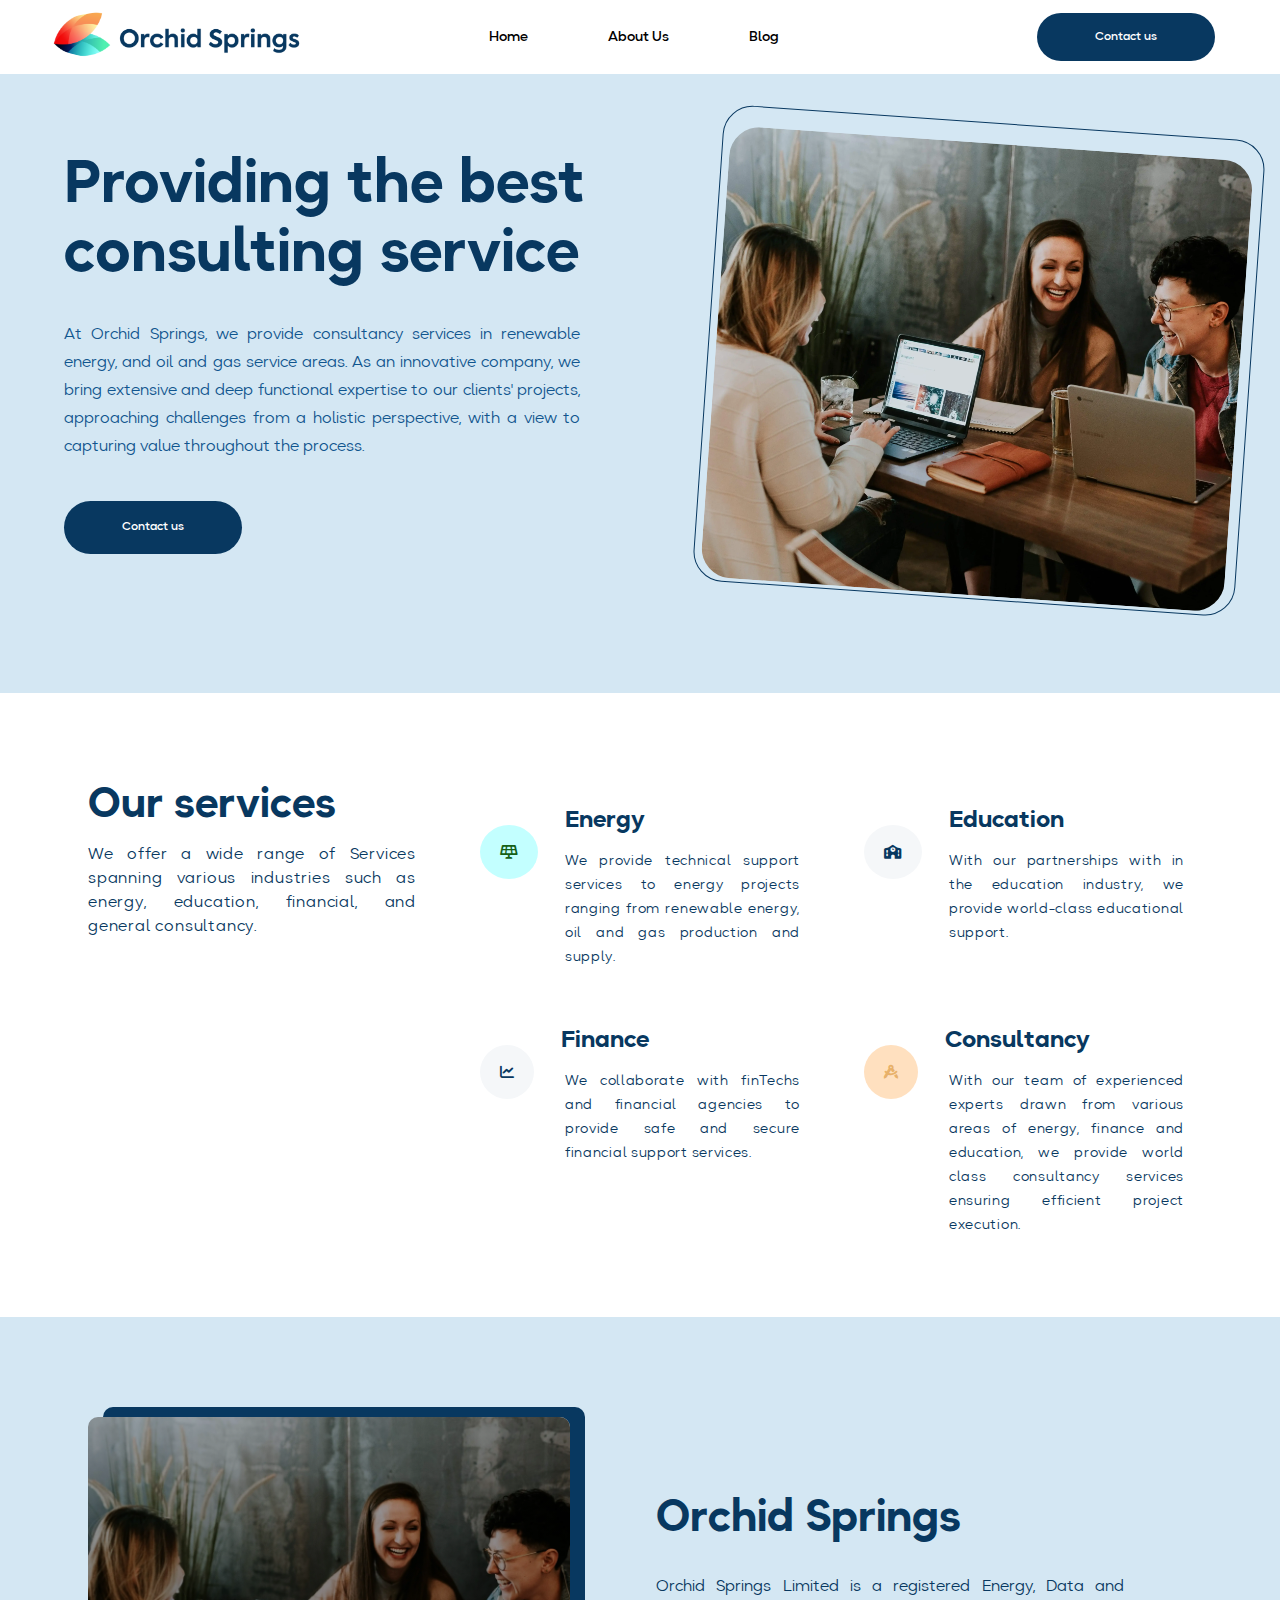
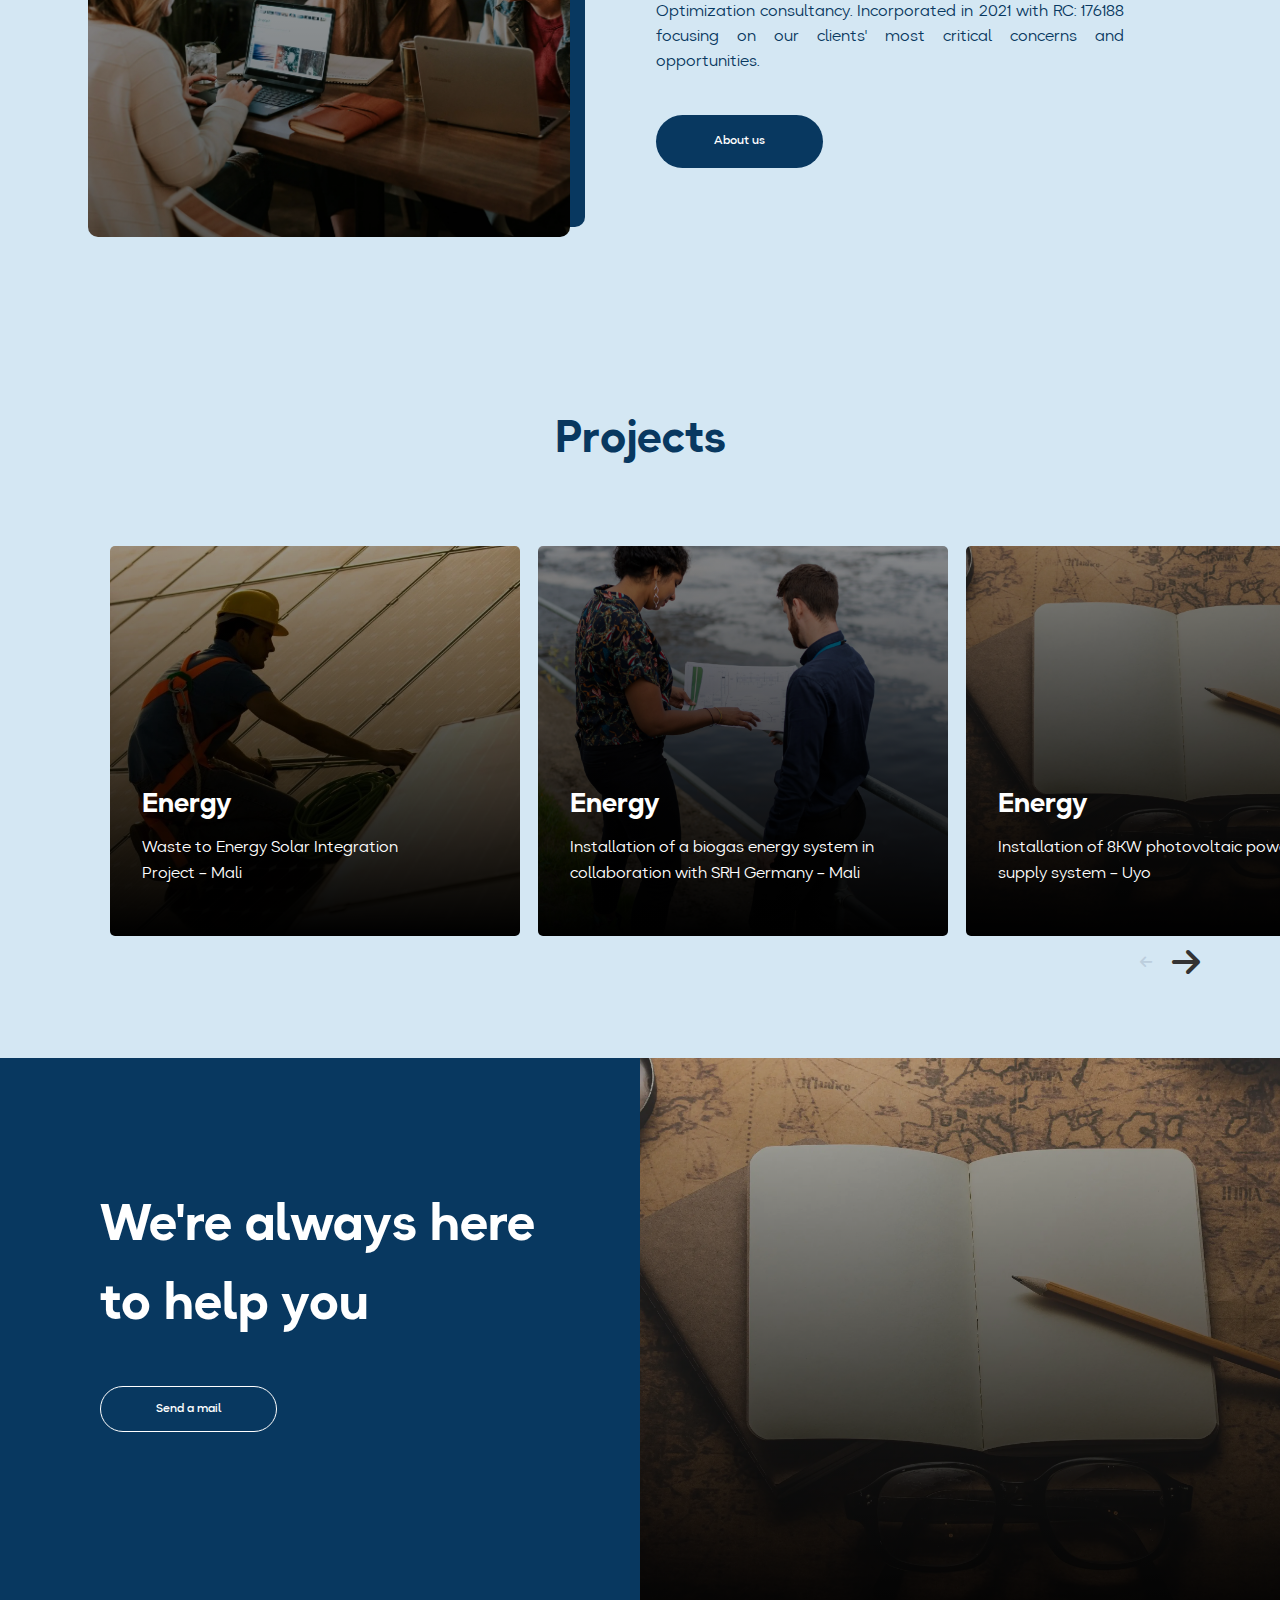
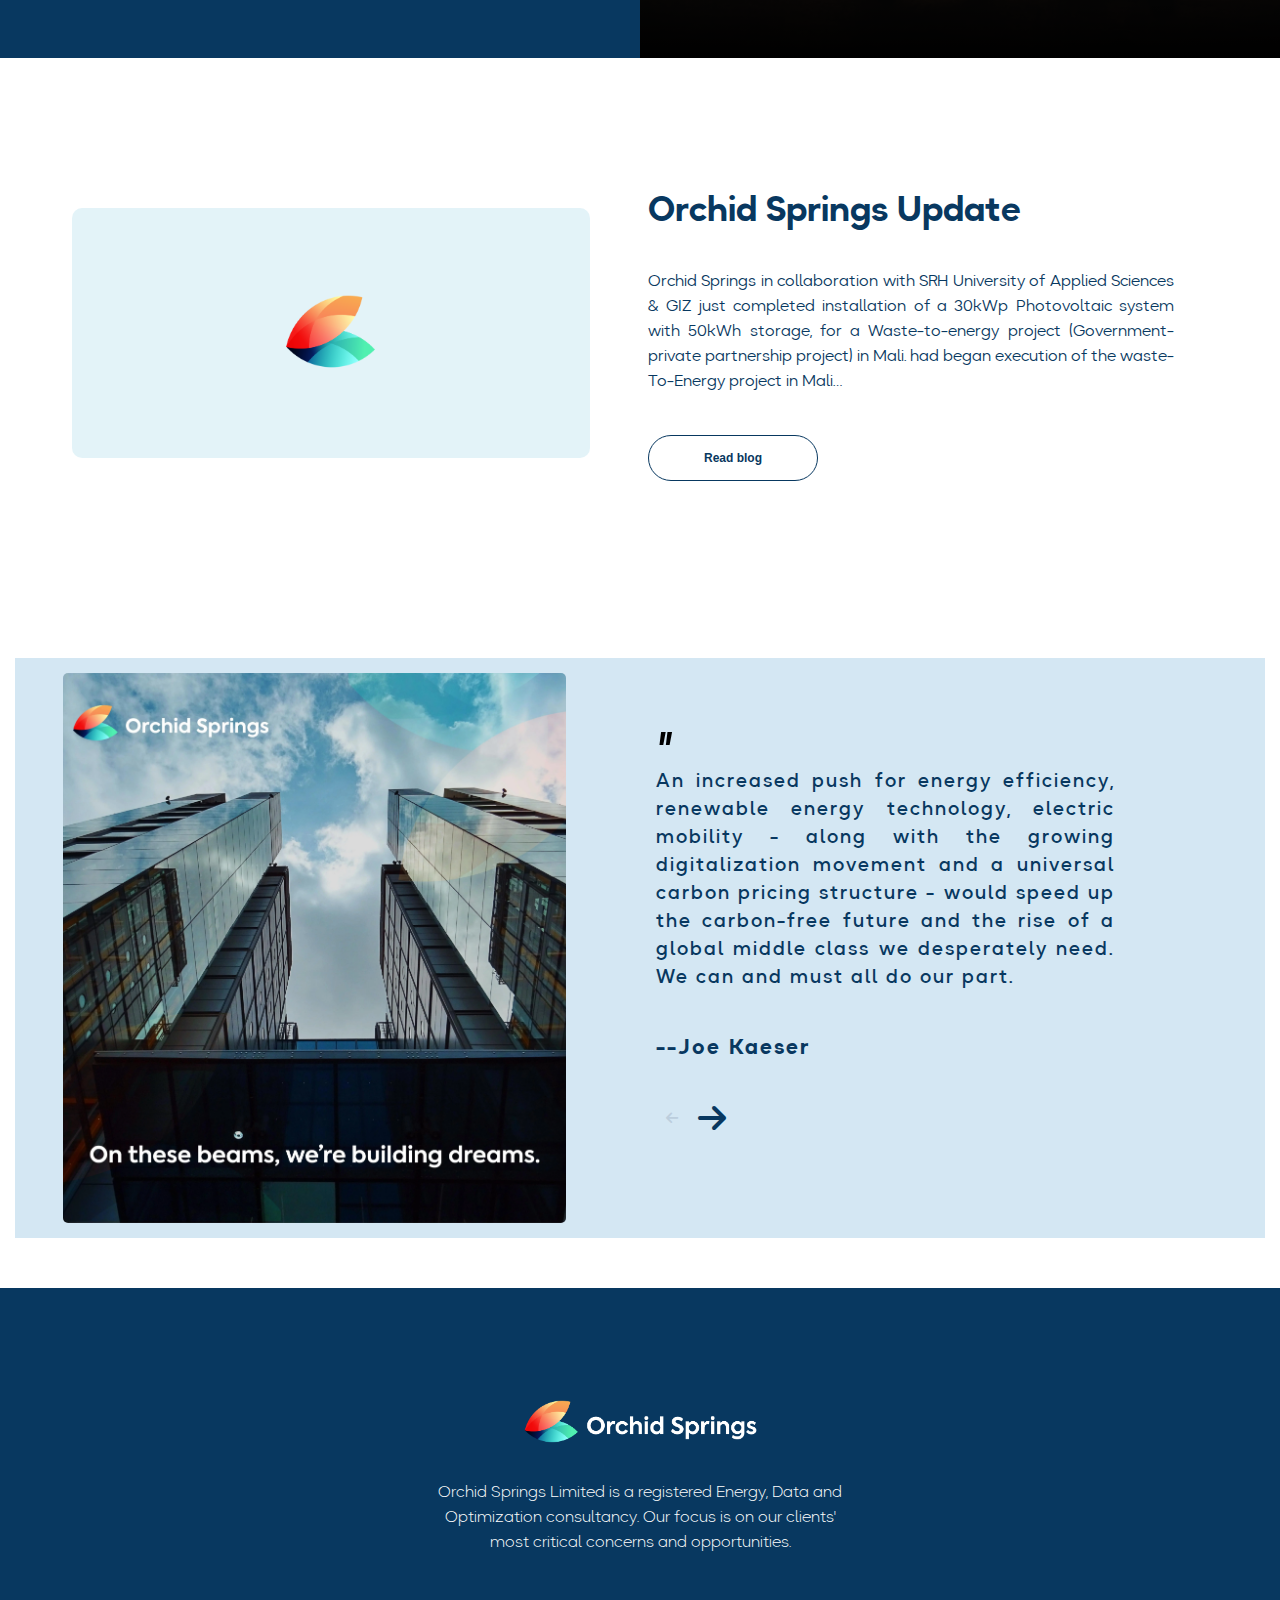
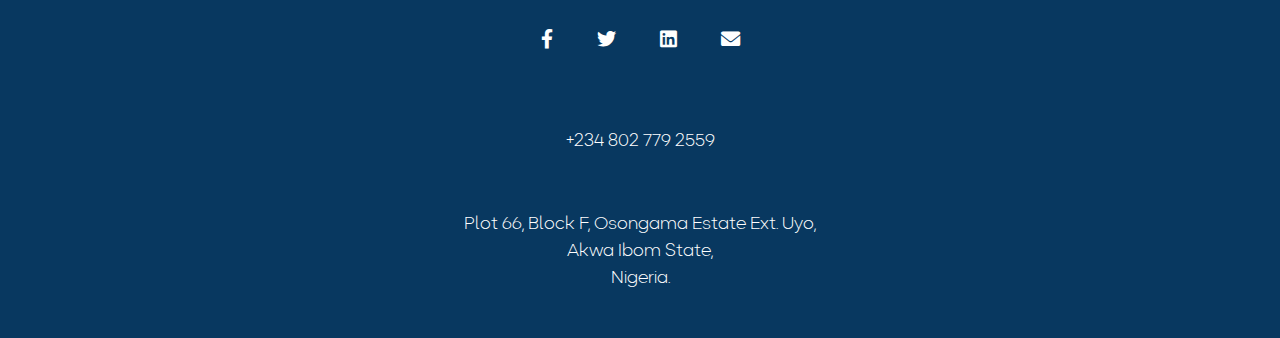
<file: index.html>
<!DOCTYPE html>
<html lang="en">
<head>
    <meta charset="UTF-8">
    <meta http-equiv="X-UA-Compatible" content="IE=edge">
    <meta name="viewport" content="width=device-width, initial-scale=1.0">
    <title>Orchid Springs - HOME</title>
    <link rel="stylesheet" href="css/style.css">
    <link rel="stylesheet" href="css/all.min.css">
    <link rel="stylesheet" href="css/styleMedia.css">
    <link rel="stylesheet" href="css/navFooter.css">
    <link href="fonts/stylesheet.css" rel="stylesheet">
</head>
<body>

     <!-- Nav section -->

     <nav> 
        <a href="index.html" >
                <img class = "logo-image" src="images/logo.png" class="img-fluid">
        </a>
        
        <ul class="nav-links">
            <li><a href="index.html" >Home</a></li>
            <li><a href="about.html"> About Us</a></li>
            <li><a href="blog.html">Blog</a></li>
        </ul>

        <span class = "acc-links">
            <a href="contact.html">Contact us</a>
        </span>
        <div class="burger">
            <div class="toggle1"></div>
            <div class="toggle2"></div>
            <div class="toggle3"></div>
        </div>
    </nav>
                        <!-- Top Section -->
    <section id="topSect">
        <div  class="container top">
            <div class="grid-disp">
                <div class="txt-div">
                    <h1 id="topSectH1">Providing the best consulting service</h1>
                    <p id="topSectP">At Orchid Springs, we provide consultancy services in renewable 
                        energy, and oil and gas service areas. As an innovative 
                        company, we bring extensive and deep functional expertise to our clients' projects, approaching challenges 
                        from a holistic perspective, with a view to capturing value throughout the process.
                    </p>
                    <a href="contact.html"class="butn"> Contact us</a>
                </div>
                <div id="topSectImg" class="rotated">
                    <div>
                        <img src="images/group2.webp" alt="">
                    </div>
                </div>
        </div>
    </section>
    <!-- Services Section -->
    <section id="serviceSect">
        <div class ="serviceSect">
            <div id="box1">
                <div class="serviceCont">
                <h1>Our services</h1>
                <p>We offer a wide range of Services spanning various industries such as energy, education, financial, and general consultancy.
                </p>
                </div>
            </div>
    
            <div class="serviceCont" id ="serviceCont2">
                <div id="box2" class="serviceInd">
                    <i class="fa-solid fa-solar-panel"></i>
                    <span class="span1">Energy</span> <br>
                    <span class="span2">We provide technical support services to energy projects ranging from renewable energy, oil and gas production and supply.
                     </span>
                </div>
    
                <div id="box4" class="serviceInd">
                    <i class="fa-solid fa-chart-line"></i>
                       <span class="span1">Finance</span>
                       <span class="span2">We collaborate with finTechs and financial agencies to 
                        provide safe and secure financial support services.
                        </span>
                </div>
            </div>

            
    
            <div class="serviceCont" id = "serviceCont3">
                <div id="box3" class="serviceInd">
                    <i class="fa-solid fa-school"></i>
                       <span class="span1">Education</span> <br>
        
                       <span class="span2">With our partnerships with in the education industry, we provide world-class educational support.
                        </span>
                </div>
    
                <div id="box5" class="serviceInd">
                    <i class="fa-solid fa-compass-drafting"></i>
                    <span class="span1">Consultancy</span>
                       <span class="span2">With our team of experienced 
                        experts drawn from various areas of energy, finance 
                        and education, we provide world class 
                        consultancy services ensuring efficient project execution.
                        </span>
                </div>
            </div>
            <div class="clrFloat"></div>
    </section>
                                        <!-- First About Section -->
    <section id="firstAboutSect">
        <div  class="container">
            <div class="grid-disp">
                <div id="midSectImg">
                    <div>
                        
                    </div>
                </div>
                <div class="midSectTxt">
                    <h1 class="h1">Orchid Springs</h1>
                    <p id="firstSectP">Orchid Springs Limited is a registered Energy, Data and Optimization consultancy. 
                        Incorporated in 2021 with RC: 176188 focusing on our 
                        clients' most critical concerns and opportunities.  
                       
                    </p>
                    <a href="about.html"class="butn"> About us</a>
                </div>
        </div>
        
        </div>
            <h2 class="secH1">Projects</h2>
            <div class=" supervisedContain cover">
                <div class="grid-disp2 scrollProjectImgs">

                    <div class="secGrigImg">
                        <div class="secGrigImgDiv secGrigImgDiv1">
                            <div class="secGridImgCont">
                            <h3>Energy</h3>
                            <p class="secGridP">Waste to Energy Solar Integration Project – Mali
                            </p>
                        </div>
                        </div>
                      
                        <!-- <img src="images/solar5.jpg" alt=""> -->
                    </div>

                <div class="secGrigImg">
                    <div class="secGrigImgDiv secGrigImgDiv2">
                        <div class="secGridImgCont">
                        <h3>Energy</h3>
                        <p class="secGridP">Installation of a biogas energy system in collaboration with SRH Germany – Mali
                        </p>
                    </div>
                    </div>
                  
                    <!-- <img src="images/solar5.jpg" alt=""> -->
                </div>

                <div class="secGrigImg">
                    <div class="secGrigImgDiv secGrigImgDiv3">
                        <div class="secGridImgCont">
                        <h3>Energy</h3>
                        <p class="secGridP">Installation of 8KW photovoltaic power supply system – Uyo
                        </p>
                    </div>
                    </div>
                  
                    <!-- <img src="images/solar5.jpg" alt=""> -->
                </div>

                <div class="secGrigImg">
                    <div class="secGrigImgDiv secGrigImgDiv4">
                        <div class="secGridImgCont">
                        <h3>Energy</h3>
                        <p class="secGridP">Installation of 50kW photovoltaic power supply system – Lagos
                        </p>
                    </div>
                    </div>
                  
                    <!-- <img src="images/solar5.jpg" alt=""> -->
                </div>

                <div class="secGrigImg">
                    <div class="secGrigImgDiv secGrigImgDiv5">
                        <div class="secGridImgCont">
                        <h3>Energy</h3>
                        <p class="secGridP">Structure and Makazi Office Solar PV Electrification – Uyo
                        </p>
                    </div>
                    </div>
                  
                    <!-- <img src="images/solar5.jpg" alt=""> -->
                </div>


                <div class="secGrigImg">
                    <div class="secGrigImgDiv secGrigImgDiv6">
                        <div class="secGridImgCont">
                        <h3>Finance</h3>
                        <p class="secGridP">Debt recovery support
                        </p>
                    </div>
                    </div>
                  
                    <!-- <img src="images/solar5.jpg" alt=""> -->
                </div>

                <div class="secGrigImg">
                    <div class="secGrigImgDiv secGrigImgDiv7">
                        <div class="secGridImgCont">
                        <h3>Energy</h3>
                        <p class="secGridP">Supply of Petroleum Products to the University of Uyo Teaching Hospital.
                        </p>
                    </div>
                    </div>
                  
                    <!-- <img src="images/solar5.jpg" alt=""> -->
                </div>

                

                <div class="secGrigImg">
                    <div class="secGrigImgDiv secGrigImgDiv8">
                        <div class="secGridImgCont">
                        <h3>Consultancy</h3>
                        <p class="secGridP">Waste to Energy Project Renewable Energy Project supervision – Mali
                        </p>
                    </div>
                    </div>
                    <!-- <img src="images/consult2.jpg" alt=""> -->
                </div>
                <div class="secGrigImg">
                    <div class="secGrigImgDiv secGrigImgDiv9">
                        <div class="secGridImgCont">
                        <h3>Education</h3>
                        <p class="secGridP"> School management support and consultancy.
                        </p>
                        </div>
                    </div>
                    <!-- <img src="images/book3.jpg" alt=""> -->
                </div>
        
        </div></div>
        
        <div class="arrowContainer1">
               
            <span id="prevProject"> <i class="fas fa-arrow-left arrowIcon leftArrow"></i></span>
            <span id="nextProject"><i class="fas fa-arrow-right arrowIcon rightArrow"></i></span>
        
        
        </div>
          
    </section>
    
                                        <!-- Email Section -->
    <section id="emailSect">
        <div class="emailSect">
        <div id="emailTxt">
            <h1>We're always here to help you</h1>
            <span class = "emailLink">
                <a href = "mailto: info@orchidsprings.group">Send a mail</a>
            </span>
        </div>
        <div id="emailImg"></div>
    </div>
    </section>
                                                <!-- Update Section -->
    <section id="updateSect">
        <div class="updateSect container">
        <div id="updateSectImg">
            <img src="images/Orchid springs Logo-07.png" alt="" > 
        </div>
        <div id="updateSectTxt">
            <h1>Orchid Springs Update</h1>
            <p>Orchid Springs in collaboration with SRH University of Applied Sciences & GIZ just completed installation of a 30kWp Photovoltaic system with 50kWh storage, for a Waste-to-energy project (Government-private partnership project) in Mali. 
                had began execution of the waste-To-Energy project in Mali… 
            </p>
            <span id = "updateLink">
                <a href = "blog.html">Read blog</a>
            </span>
        </div>
        </div>
    </section>
                                            <!-- Update Section -->
    <section>
        <div  class="container-inner">
            <div class="grid-disp">
                <div id="lastSectImg">
                    <div>
                        
                    </div>
                </div>
                <div id="lastSectTxt">
                   <div >
                    <p class = "changeQuote showQuote">  <span id="quoteMark">"</span> An increased 
                        push for energy efficiency, renewable energy technology, electric mobility - along with 
                        the growing digitalization movement and a universal carbon pricing structure - would speed up the carbon-free future and the rise of a global middle 
                        class we desperately need. We can and must all do our part.
                       <br>
                        <span id="quoteMarkTxt">--Joe Kaeser</span>
                    </p>
                    </div>

                    <div >
                        <p class = "changeQuote hideQuote">  <span id="quoteMark">"</span> 
                            People should have values, so by extension, a company should. And one of 
                            the things you do is give back. 
                            So how do you give back? We give back through our 
                            work in the environment, in running the company on renewable energy. 
                            We give back in job creation. 
                           <br>
                            <span id="quoteMarkTxt">--Tim Cook</span>
                        </p>
                        </div>

                        <div >
                            <p class = "changeQuote hideQuote">  <span id="quoteMark">"</span>
                                Renewable energy is no longer a niche fuel. 
                               <br>
                                <span id="quoteMarkTxt">--Fatih Birol</span>
                            </p>
                        </div>

                        <div >
                            <p class = "changeQuote hideQuote">  <span id="quoteMark">"</span>
                                The sum of global business activity should actually add value to natural ecosystems. 
                               <br>
                                <span id="quoteMarkTxt">--Hendrith Vanlon Smith Jr.</span>
                            </p>
                        </div>
                    <div class="arrowContainer">
               
                        <span id="prevQuote"> <i class="fas fa-arrow-left arrowIcon leftArrow"></i></span>
                        <span id="nextQuote"><i class="fas fa-arrow-right arrowIcon rightArrow"></i></span>
                    
                    
                    </div>
        
                  
                </div>
        </div>
    </section>
                                                <!-- footer Section -->
    <section id="footer">
        <div><a href="#"><img src="images/Orchid springs Logo-05.png" alt=""></a></div>
        <p>Orchid Springs Limited is a registered Energy, Data and Optimization consultancy. 
            Our focus is on our clients' most critical concerns and opportunities. 
        </p>
        <span>
            <i class="fa-brands fa-facebook-f"></i>
            <i class="fa-brands fa-twitter"></i>
            <a href="https://www.linkedin.com/company/orchid-springs-limited/"><i class="fa-brands fa-linkedin"></i></a>
            <a href="mailto:info@orchidsprings.group"><i class="fa-solid fa-envelope"></i></a>
        </span>
        <span>+234 802 779 2559</span>
        <span>Plot 66, Block F, Osongama Estate Ext. Uyo,<br>
        Akwa Ibom State, <br>
    Nigeria.</span>
        <!-- <span id="locationfnt">Traps road, Lekki Penninsula II, Lekki</span> -->
    </section>
    
    <script src="js/app.js"></script>
</body>
</html>
</file>
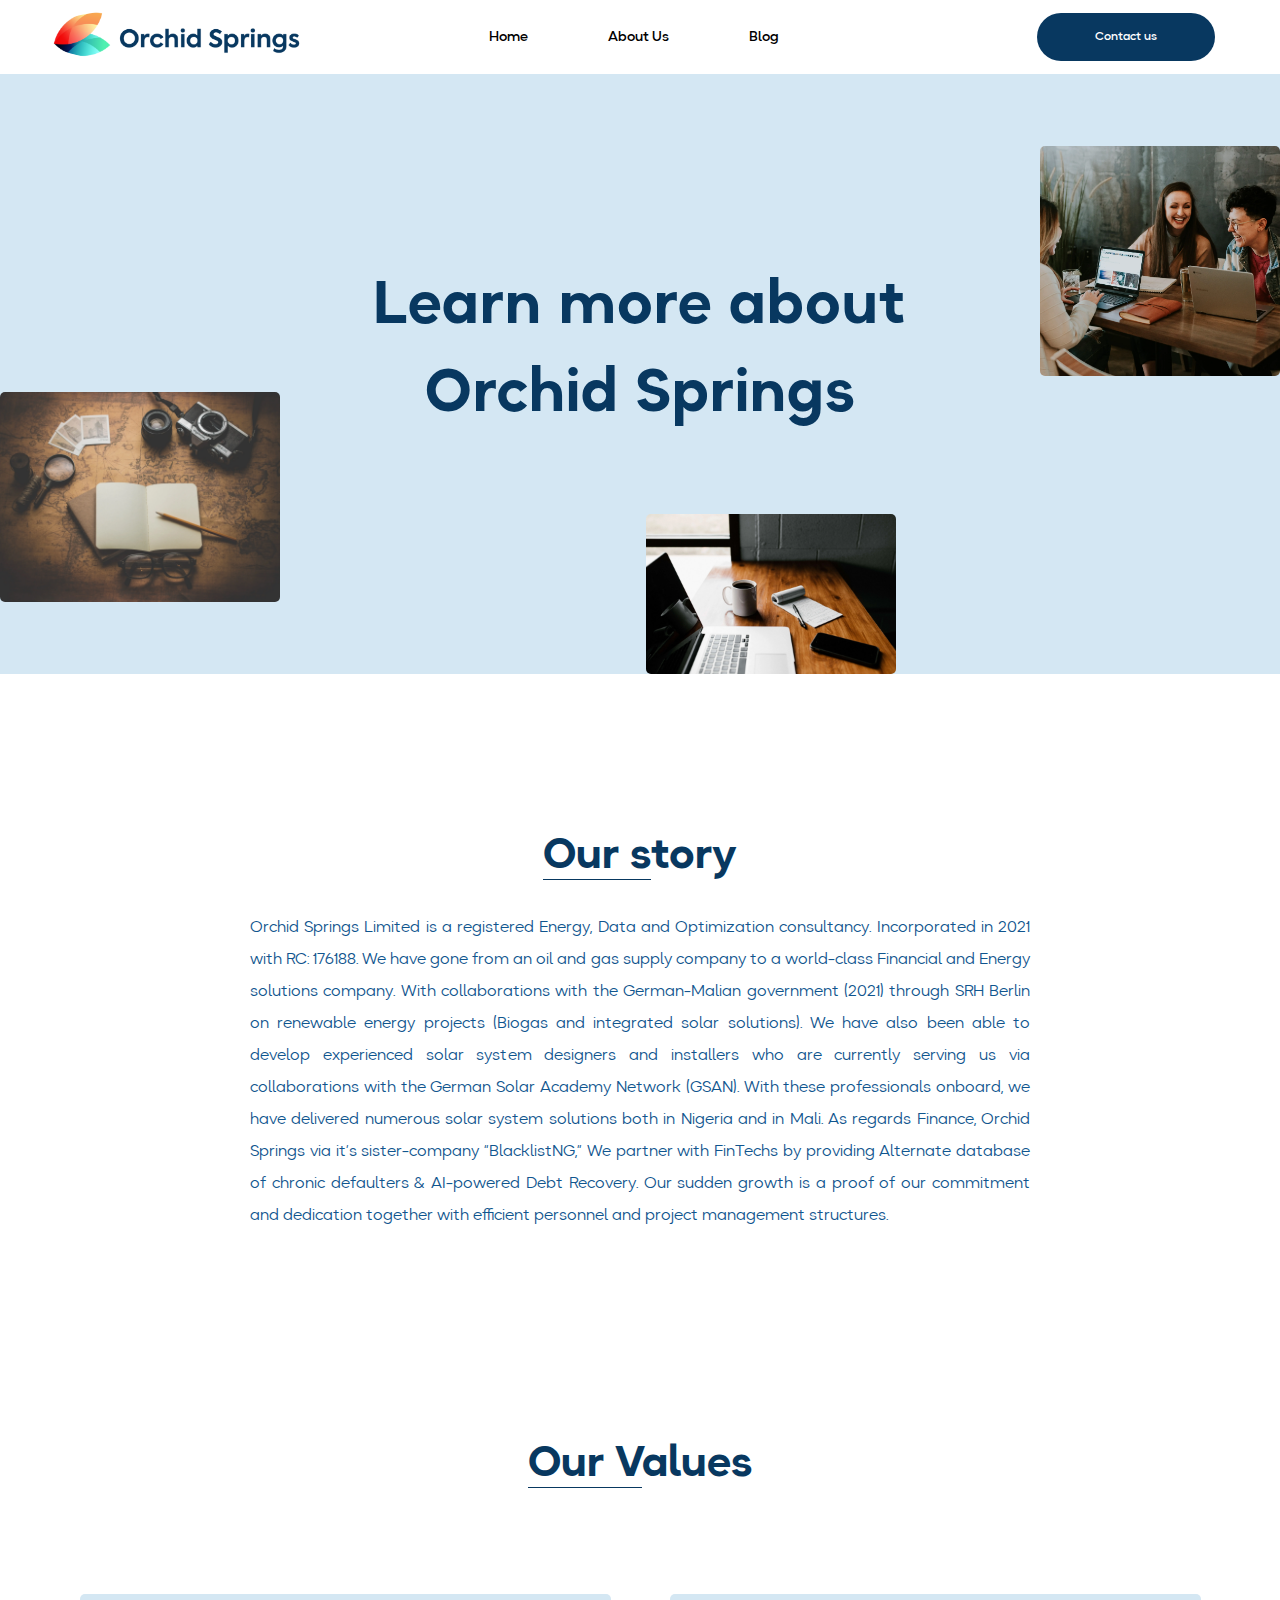
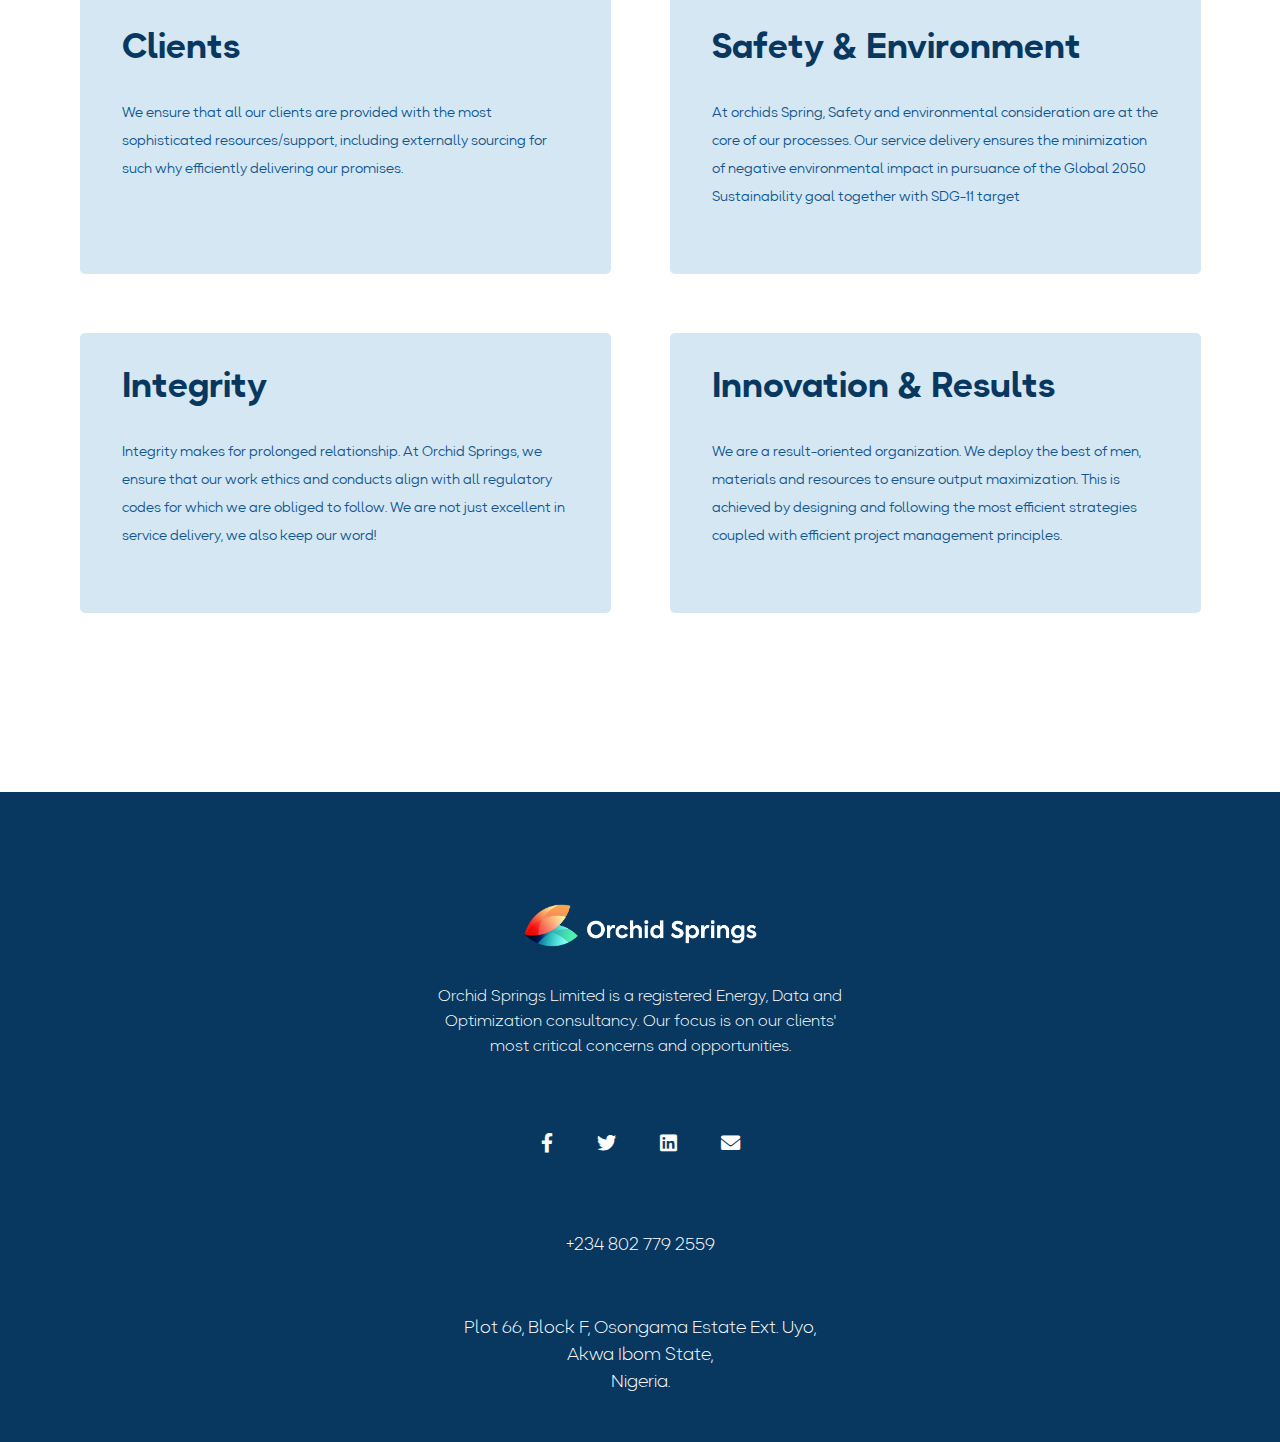
<file: about.html>
<!DOCTYPE html>
<html lang="en">
<head>
    <meta charset="UTF-8">
    <meta http-equiv="X-UA-Compatible" content="IE=edge">
    <meta name="viewport" content="width=device-width, initial-scale=1.0">
    <link rel="stylesheet" href="css/navFooter.css">
    <link rel="stylesheet" href="css/aboutStyle.css">
    <link rel="stylesheet" href="css/all.min.css">
    <link rel="stylesheet" href="css/abtMedia.css">
    <link rel="stylesheet" href="fonts/stylesheet.css">
    <title>Orchid Springs - About us</title>
</head>
<body>

          <!-- Nav section -->

          <nav> 
            <a href="index.html" >
                    <img class = "logo-image" src="images/logo.png" class="img-fluid">
            </a>
            
            <ul class="nav-links">
                <li><a href="index.html" >Home</a></li>
                <li><a href="about.html"> About Us</a></li>
                <li><a href="blog.html">Blog</a></li>
            </ul>
    
            <span class = "acc-links">
                <a href="contact.html">Contact us</a>
            </span>
            <div class="burger">
                <div class="toggle1"></div>
                <div class="toggle2"></div>
                <div class="toggle3"></div>
            </div>
        </nav>

        <section id="aboutTopSect">
            <div id="imgFloatContainer">
                <h1>Learn more about <br> Orchid Springs</h1>
                <div id="imgTopRight"></div>
                <div id="imgBottomLeft"></div>
                <div id="imgBottom"></div>
            </div>
        </section>

        <section id="valueSect">
            <div class="valueSect1">
            <h1> <span>Our s</span>tory</h1>
            <p>
                Orchid Springs Limited is a registered Energy, Data and Optimization consultancy. 
                Incorporated in 2021 with RC: 176188. We have gone from an oil and gas supply company 
                to a world-class Financial and Energy solutions company. With collaborations with the 
                German-Malian government (2021) through SRH Berlin on renewable energy projects (Biogas 
                and integrated solar solutions). We have also been able to develop experienced solar system 
                designers and installers who are currently serving us via collaborations with the German Solar 
                Academy Network (GSAN). With these professionals onboard, we have delivered numerous solar system 
                solutions both in Nigeria and in Mali. As regards Finance, Orchid Springs via it’s sister-company 
                “BlacklistNG,” We partner with FinTechs by providing Alternate database of chronic defaulters & 
                AI-powered Debt Recovery. Our sudden growth is a proof of our commitment and 
                dedication together with efficient personnel and project management structures.
            </p>
            </div>

            <div class="valueSect2">
                <h1> <span>Our V</span>alues</h1>

                <div class="valuesFloat">
                    <h2>Clients</h2>
                    <p>
                        We ensure that all our clients are provided with the most sophisticated resources/support, 
                        including externally sourcing for such why efficiently delivering our promises.
                    </p>
                </div>

                <div class="valuesFloat">
                    <h2>Safety & Environment</h2>
                    <p>
                        At orchids Spring, Safety and environmental consideration are at the core of our processes. 
                       Our service delivery ensures the minimization of 
                        negative environmental impact in pursuance of the Global 2050 Sustainability goal together with SDG-11 target
                    </p>
                </div>

                <div class="valuesFloat">
                    <h2>Integrity</h2>
                    <p>
                        Integrity makes for prolonged relationship. At Orchid Springs, 
                        we ensure that our work ethics and conducts align with all regulatory 
                        codes for which we are obliged to follow. 
                        We are not just excellent in service delivery, we also keep our word!
                    </p>
                </div>

                <div class="valuesFloat">
                    <h2>Innovation & Results</h2>
                    <p>
                        We are a result-oriented organization. We deploy the best of men, 
                        materials and resources to ensure output maximization. 
                        This is achieved by designing and following the most 
                        efficient strategies coupled with efficient project management principles.
                    </p>
                </div>
                
                </div>
        </section>

                                                       <!-- footer Section -->
    <section id="footer">
        <div><a href="index.html"><img src="images/Orchid springs Logo-05.png" alt=""></a></div>
        <p>Orchid Springs Limited is a registered Energy, Data and Optimization consultancy. 
            Our focus is on our clients' most critical concerns and opportunities. 
        </p>
        <span>
            <i class="fa-brands fa-facebook-f"></i>
            <i class="fa-brands fa-twitter"></i>
            <a href="https://www.linkedin.com/company/orchid-springs-limited/"><i class="fa-brands fa-linkedin"></i></a>
            <a href="mailto:info@orchidsprings.group"><i class="fa-solid fa-envelope"></i></a>
        </span>
        <span>+234 802 779 2559</span>
        <span>Plot 66, Block F, Osongama Estate Ext. Uyo,<br>
            Akwa Ibom State, <br>
        Nigeria.</span>
    </section>
        
        <script src="js/app.js"></script>
</body>
</html>
</file>
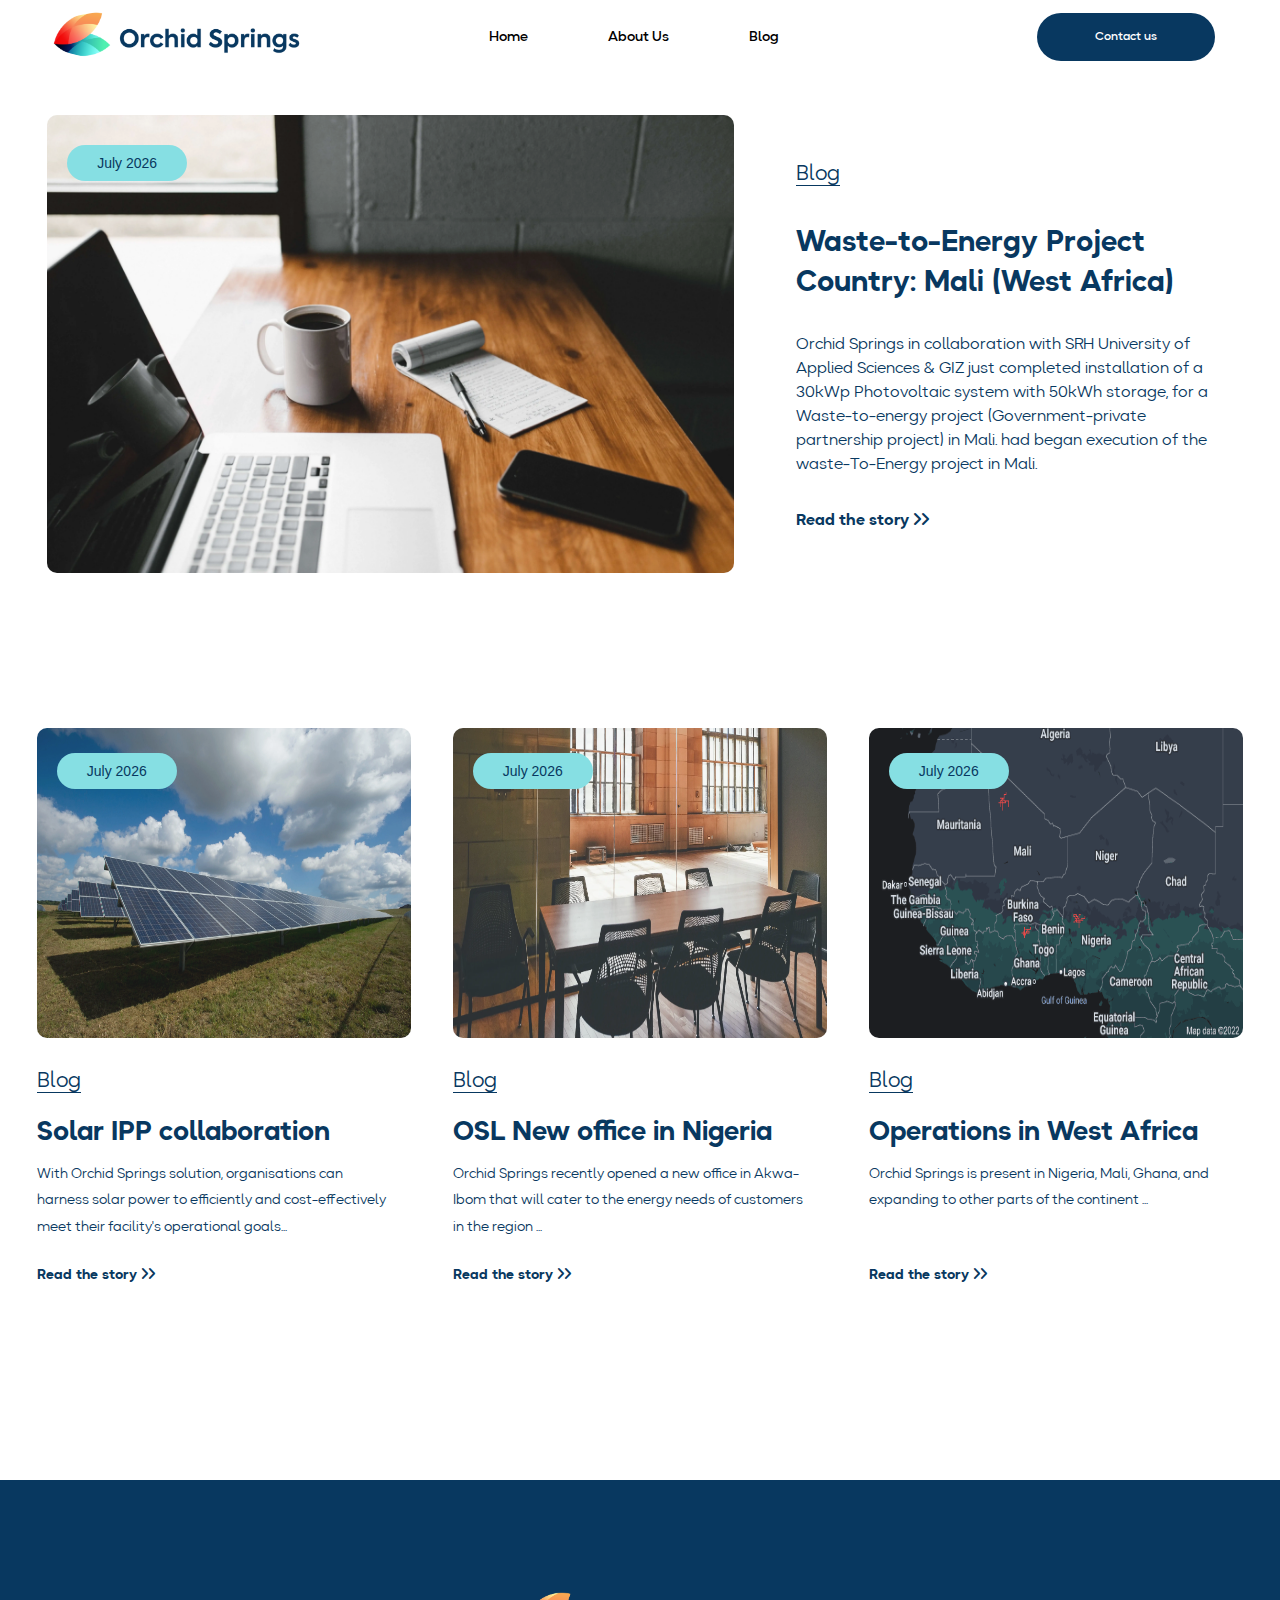
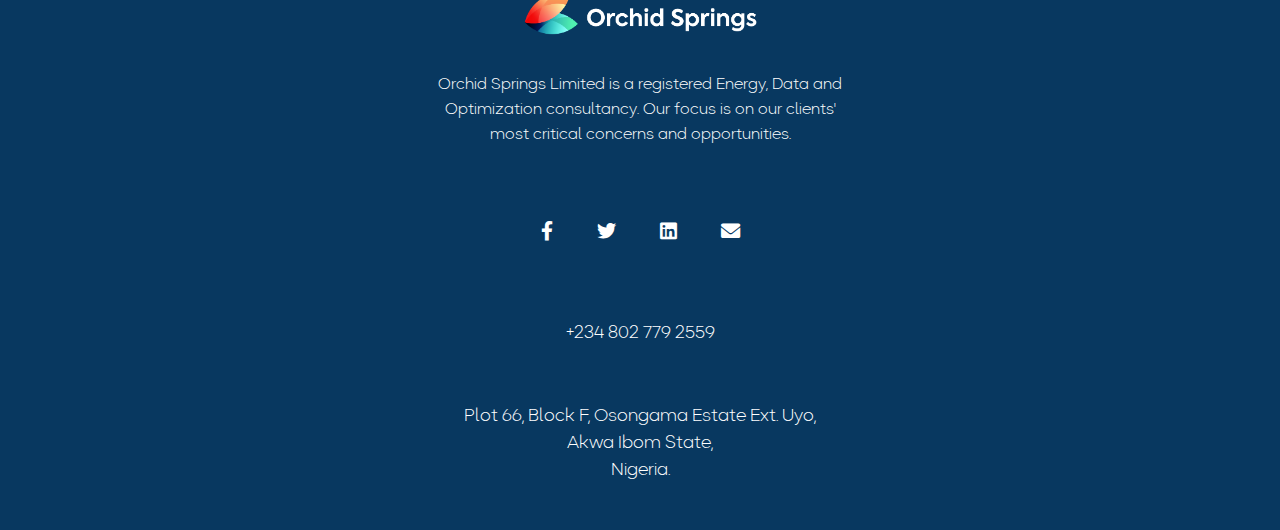
<file: blog.html>
<!DOCTYPE html>
<html lang="en">
<head>
    <meta charset="UTF-8">
    <meta http-equiv="X-UA-Compatible" content="IE=edge">
    <meta name="viewport" content="width=device-width, initial-scale=1.0">
    <link rel="stylesheet" href="css/navFooter.css">
    <link rel="stylesheet" href="css/blogStyle.css">
    <link rel="stylesheet" href="css/blogMedia.css">
    <link rel="stylesheet" href="css/all.min.css">
    <link rel="stylesheet" href="fonts/stylesheet.css">
    <title>Orchid Springs - Our blog</title>
</head>
<body>
    

          <!-- Nav section -->

          <nav> 
            <a href="index.html" >
                    <img class = "logo-image" src="images/logo.png" class="img-fluid">
            </a>
            
            <ul class="nav-links">
                <li><a href="index.html" >Home</a></li>
                <li><a href="about.html"> About Us</a></li>
                <li><a href="blog.html">Blog</a></li>
            </ul>
    
            <span class = "acc-links">
                <a href="contact.html">Contact us</a>
            </span>
            <div class="burger">
                <div class="toggle1"></div>
                <div class="toggle2"></div>
                <div class="toggle3"></div>
            </div>
        </nav>

        <Section id="blogSect">
            <div class="blogFloat container">
                <div class="blogImg">
                    <img src="images/blog1.webp" alt="">
                    <span id="date1"></span>
                </div>
                
                <div class="blogText">
                    <p> <span id="span1">Blog</span> <br> <span> <h1>Waste-to-Energy Project <br> Country: Mali (West Africa)</h1></span> <span class="blogTxtSect"> 
                        Orchid Springs in collaboration with SRH University of Applied Sciences & GIZ just completed installation of a 30kWp Photovoltaic system with 50kWh storage, for a Waste-to-energy project (Government-private partnership project) in Mali. 
                        had began execution of the waste-To-Energy project in Mali. </span>
                    </p>
                    <div><a href=""> Read the story <span><i class="fas fa-angle-right"></i><i class="fas fa-angle-right"></i></span> </a></div>
                </div>
            </div>
        </Section>
        <section id="blogSect2">
            <div class="blogFloat2 container" >
            <div class="blogPart">
                <div class="blogImg2">
                    <img src="images/solar1.webp" alt="">
                    <span class="date1"></span>
                </div>
                <div class="blogText2">
                    <p> <span class="span3">Blog</span> <br> <span> <h1>Solar IPP collaboration</h1></span> 
                        With Orchid Springs solution, organisations can harness solar power to efficiently and cost-effectively meet their facility's operational goals...
                    
                    </p>
                    <div><a href=""> Read the story <span><i class="fas fa-angle-right spani1"></i><i class="fas fa-angle-right " ></i></span> </a></div>
                </div>
            </div>

            <div class="blogPart">
                <div class="blogImg2">
                    <img src="images/crew.webp" alt="">
                    <span class="date1"></span>
                </div>
                <div class="blogText2">
                    <p> <span class="span3">Blog</span> <br> <span> <h1>OSL New office in Nigeria</h1></span> 
                        Orchid Springs recently opened a new office in Akwa-Ibom that will cater to the energy needs of customers in the region ...
                   
                  
                    </p>
                    <div><a href=""> Read the story <span><i class="fas fa-angle-right spani1"></i><i class="fas fa-angle-right spani2"></i></span> </a></div>
                </div>
            </div>

            <div class="blogPart">
                <div class="blogImg2">
                    <img src="images/west.png" alt="">
                    <span class="date1"></span>
                </div>
                <div class="blogText2">
                    <p> <span class="span3">Blog</span> <br> <span> <h1>Operations in West Africa</h1></span> 
                        Orchid Springs is present in Nigeria, Mali, Ghana, and expanding to other parts of the continent ...
                  
                    </p>
                    <div><a href=""> Read the story <span><i class="fas fa-angle-right spani1"></i><i class="fas fa-angle-right spani2"></i></span> </a></div>
                </div>
            </div>
        </div>
        </section>
    
    
    
        <section id="footer">
            <div><a href="index.html"><img src="images/Orchid springs Logo-05.png" alt=""></a></div>
            <p>Orchid Springs Limited is a registered Energy, Data and Optimization consultancy. 
                Our focus is on our clients' most critical concerns and opportunities. 
            </p>
            <span>
                <i class="fa-brands fa-facebook-f"></i>
                <i class="fa-brands fa-twitter"></i>
                <a href="https://www.linkedin.com/company/orchid-springs-limited/"><i class="fa-brands fa-linkedin"></i></a>
                <a href="mailto:info@orchidsprings.group"><i class="fa-solid fa-envelope"></i></a>
            </span>
            <span>+234 802 779 2559</span>
            <span>Plot 66, Block F, Osongama Estate Ext. Uyo,<br>
                Akwa Ibom State, <br>
            Nigeria.</span>
        </section>
        
        <script src="js/app.js"></script>
        <script src="js/blog.js"></script>
</body>
</html>
</file>
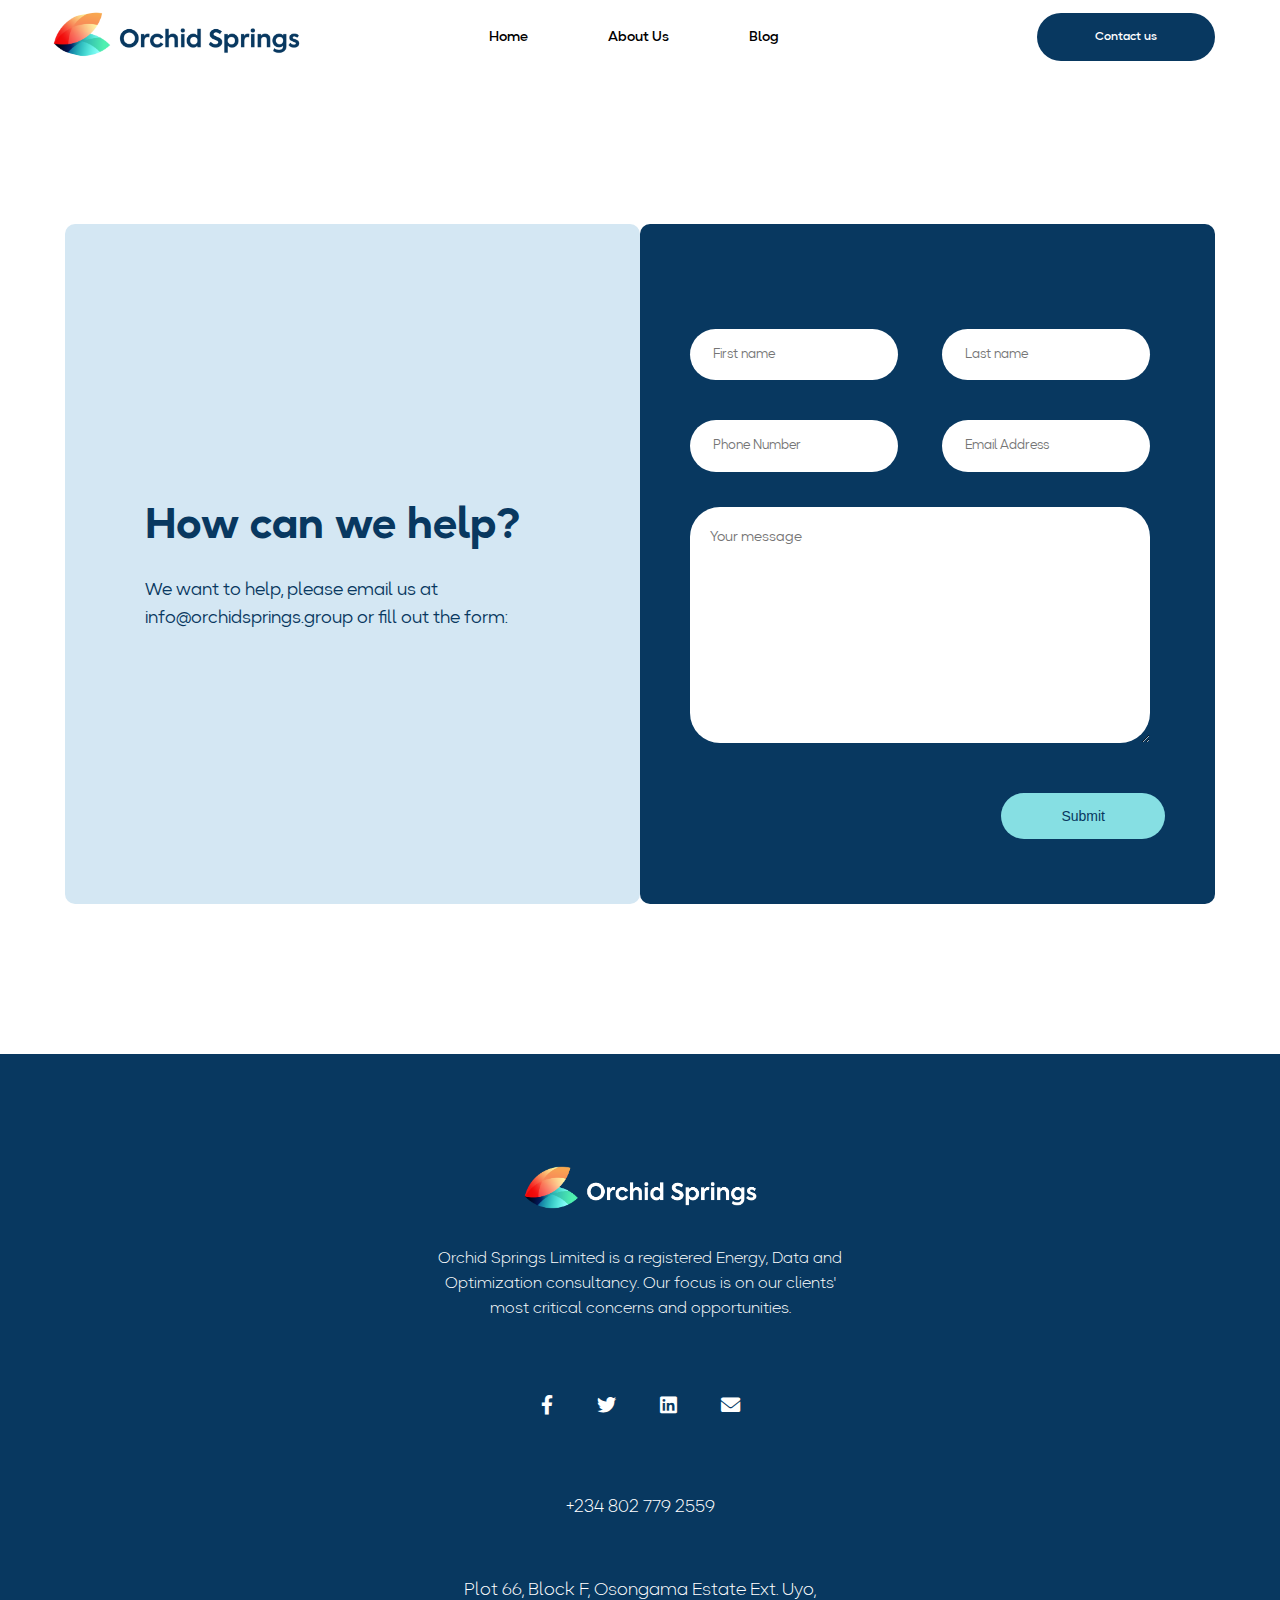
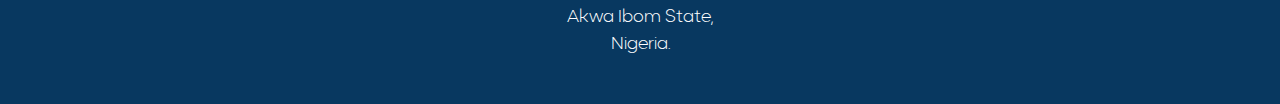
<file: contact.html>
<!DOCTYPE html>
<html lang="en">
<head>
    <meta charset="UTF-8">
    <meta http-equiv="X-UA-Compatible" content="IE=edge">
    <meta name="viewport" content="width=device-width, initial-scale=1.0">
    <link rel="stylesheet" href="css/navFooter.css">
    <link rel="stylesheet" href="css/contactStyle.css">
    <link rel="stylesheet" href="css/contactMedia.css">
    <link rel="stylesheet" href="css/all.min.css">
    <link rel="stylesheet" href="fonts/stylesheet.css">
    <title>Orchid Springs - Contact us</title>
</head>
<body>

      <!-- Nav section -->

      <nav> 
        <a href="index.html" >
                <img class = "logo-image" src="images/logo.png" class="img-fluid">
        </a>
        
        <ul class="nav-links">
            <li><a href="index.html" >Home</a></li>
            <li><a href="about.html" > About Us</a></li>
            <li><a href="blog.html">Blog</a></li>
        </ul>

        <span class = "acc-links">
            <a href="#">Contact us</a>
        </span>
        <div class="burger">
            <div class="toggle1"></div>
            <div class="toggle2"></div>
            <div class="toggle3"></div>
        </div>
    </nav>

    <section id="contactSect">
        <div id="contactContainer">
            <div class="floatContainer">
                <div id="txtSect">
                    <h1>How can we help?</h1>
                    <p>
                     We want to help, please
                    email us at <br> info@orchidsprings.group or fill out the form:
                </p>
                </div>
                <div id="formSect">
                    <form action="" method="get">
                        <div class="inputCont">
                        <div class="inputFloat">
                            <input class="btnLeft" type="text" name="firstName" id="" placeholder="First name">
                            <input class="btnRight" type="text" name="lastName" id="" placeholder="Last name">
                        </div>
                        <div class="inputFloat">
                        <input class="btnLeft" type="tel" name="phoneNo" id="" placeholder="Phone Number">
                        <input class="btnRight" type="email" name="emailAddress" id="" placeholder="Email Address">
                        </div>
                    </div>
                        <div id="txtArea">
                            <textarea id="subject" name="subject" placeholder="Your message" ></textarea>
                        </div>
                        <div class="submitBtn">
                            <input type="submit" value="Submit">
                          </div>
                    </form>
                </div>
            </div>
        </div>
    </section>



    <section id="footer">
        <div><a href="index.html"><img src="images/Orchid springs Logo-05.png" alt=""></a></div>
        <p>Orchid Springs Limited is a registered Energy, Data and Optimization consultancy. 
            Our focus is on our clients' most critical concerns and opportunities. 
        </p>
        <span>
            <i class="fa-brands fa-facebook-f"></i>
            <i class="fa-brands fa-twitter"></i>
            <a href="https://www.linkedin.com/company/orchid-springs-limited/"><i class="fa-brands fa-linkedin"></i></a>
            <a href="mailto:info@orchidsprings.group"><i class="fa-solid fa-envelope"></i></a>
        </span>
        <span>+234 802 779 2559</span>
        <span>Plot 66, Block F, Osongama Estate Ext. Uyo,<br>
            Akwa Ibom State, <br>
        Nigeria.</span>
    </section>
    
    <script src="js/app.js"></script>
</body>
</html>
</file>
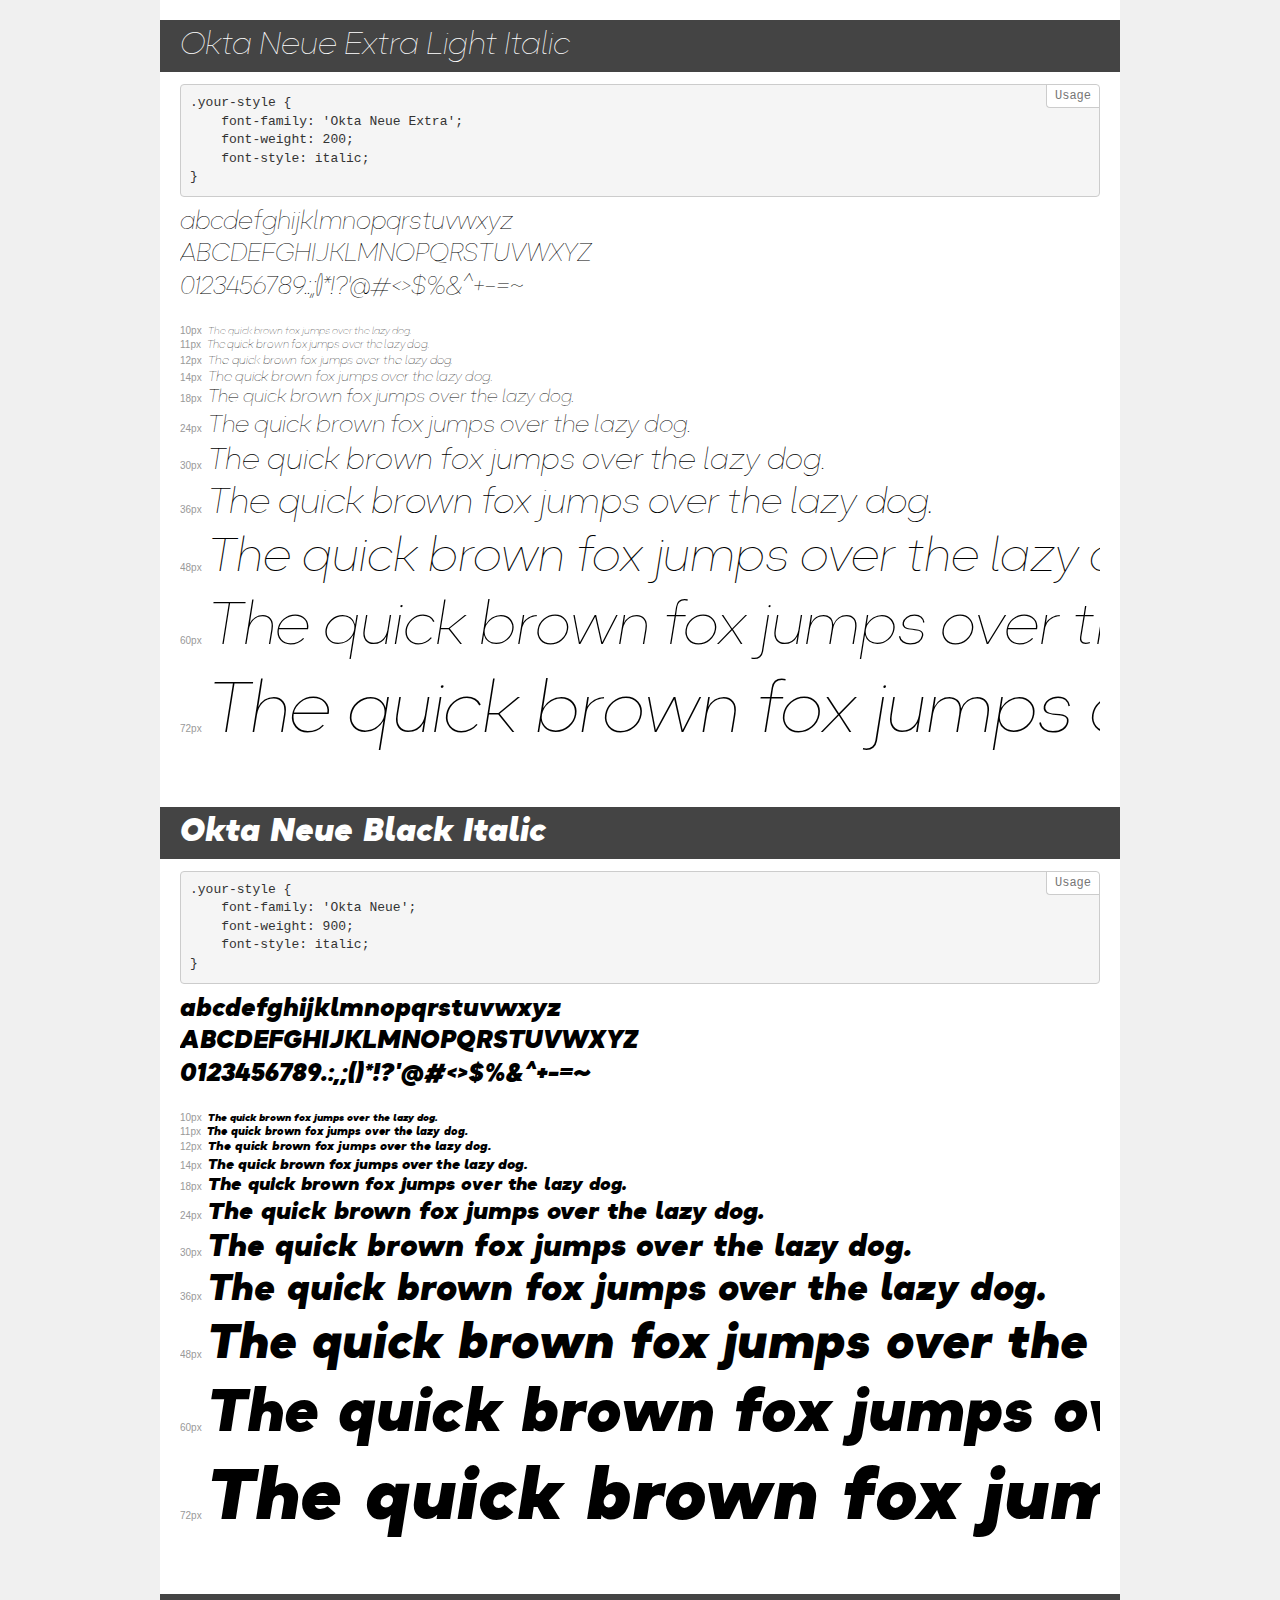
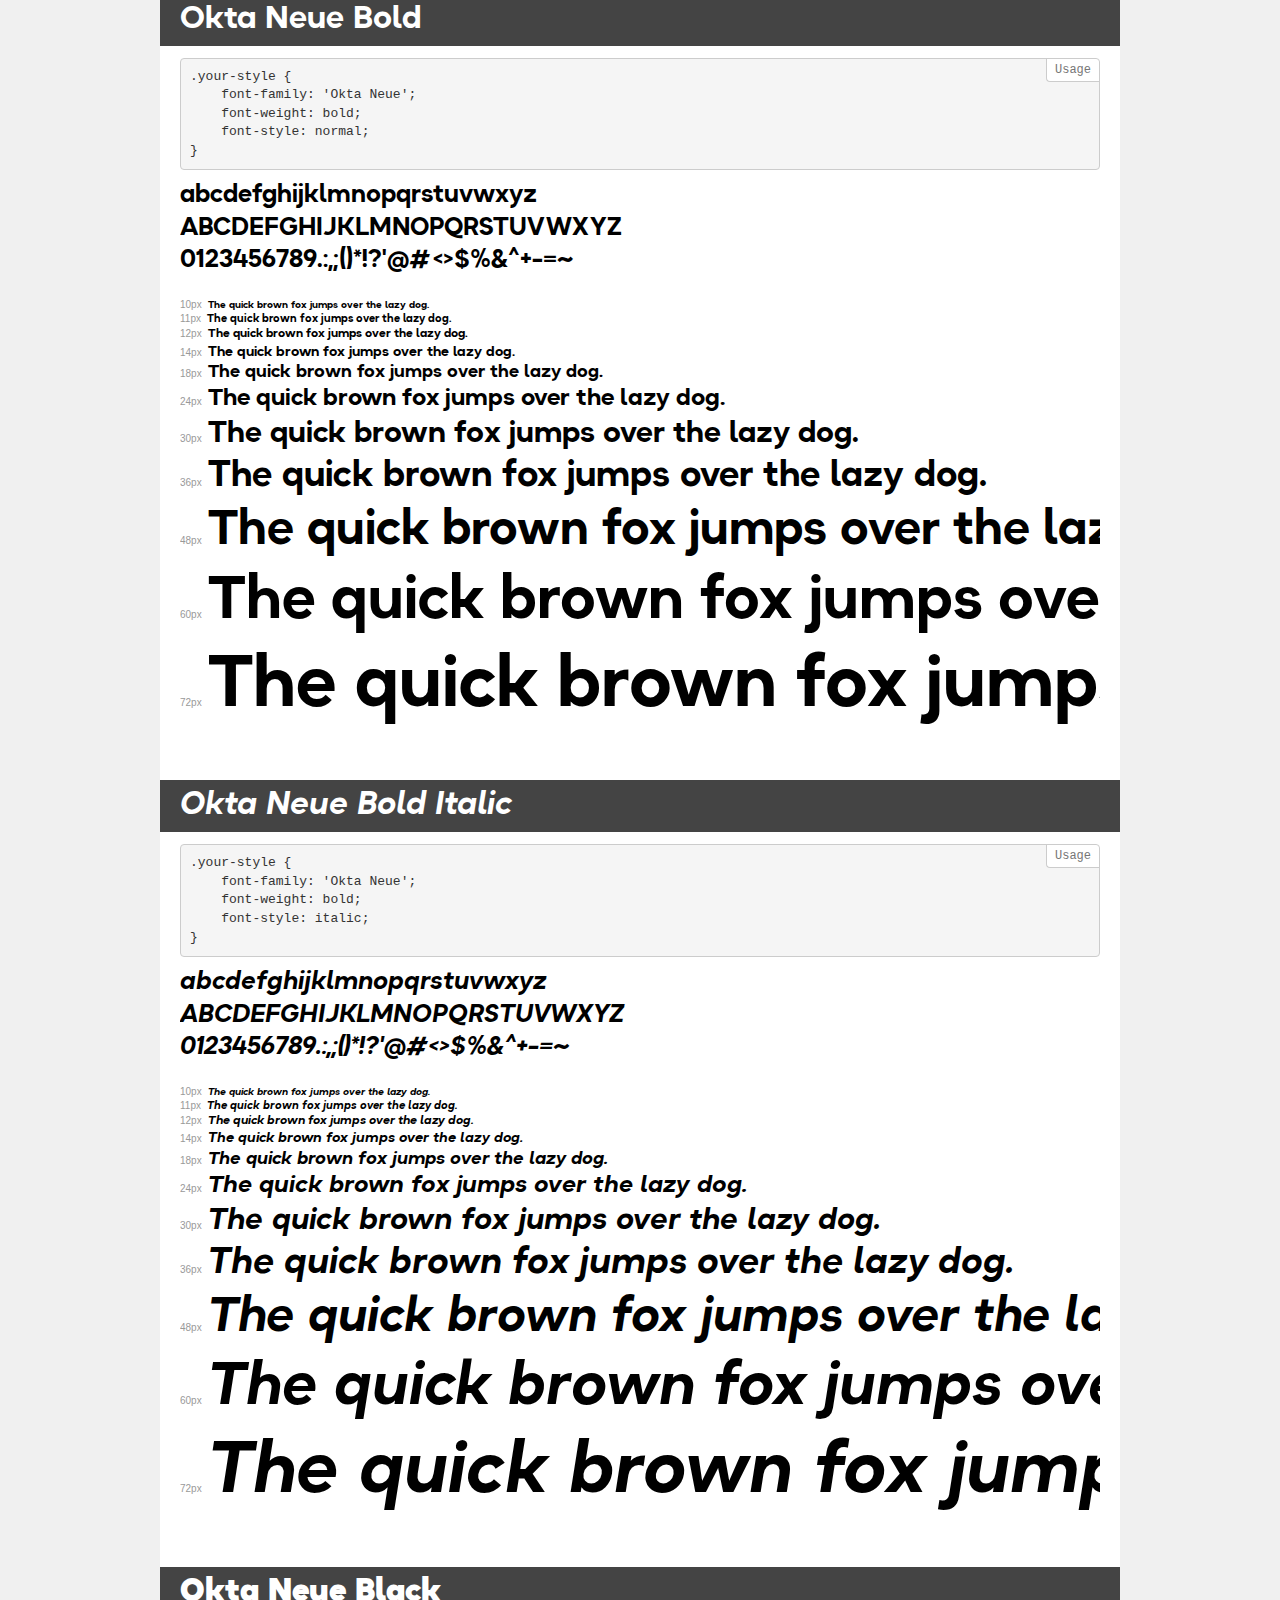
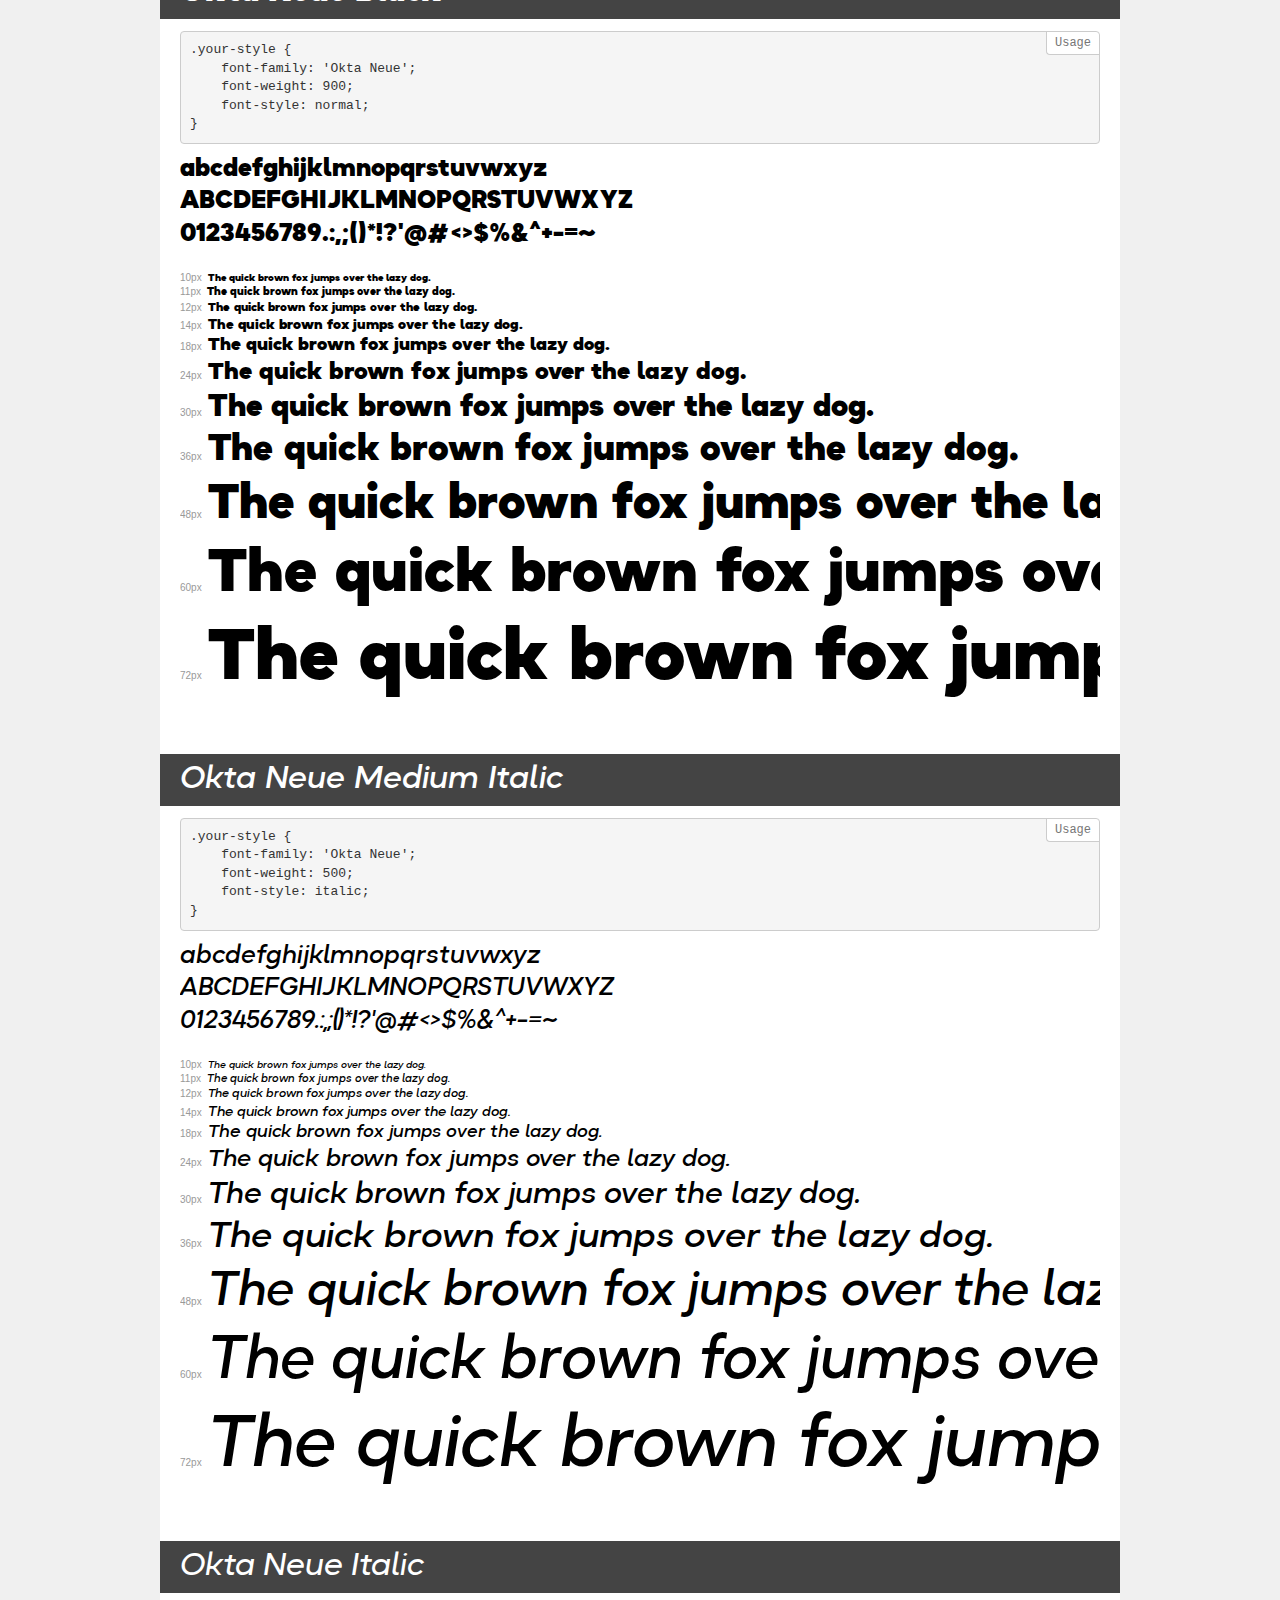
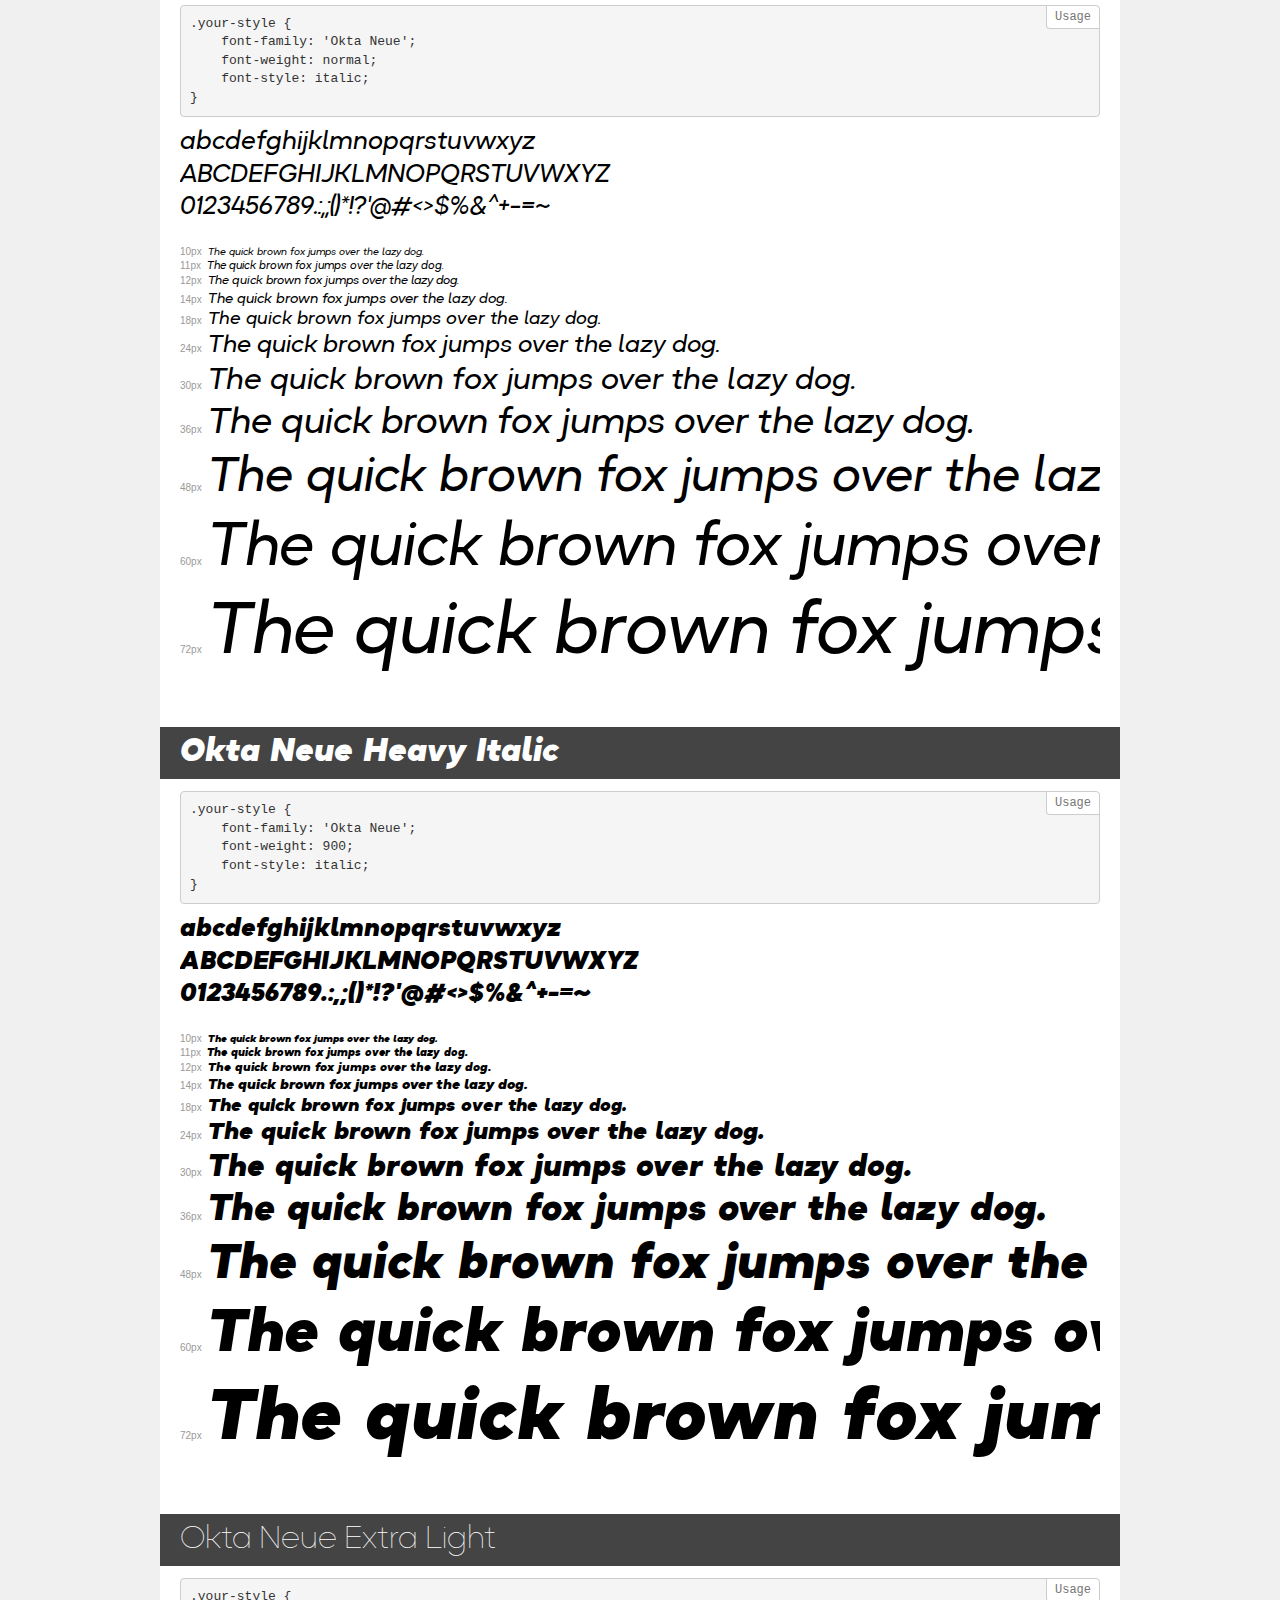
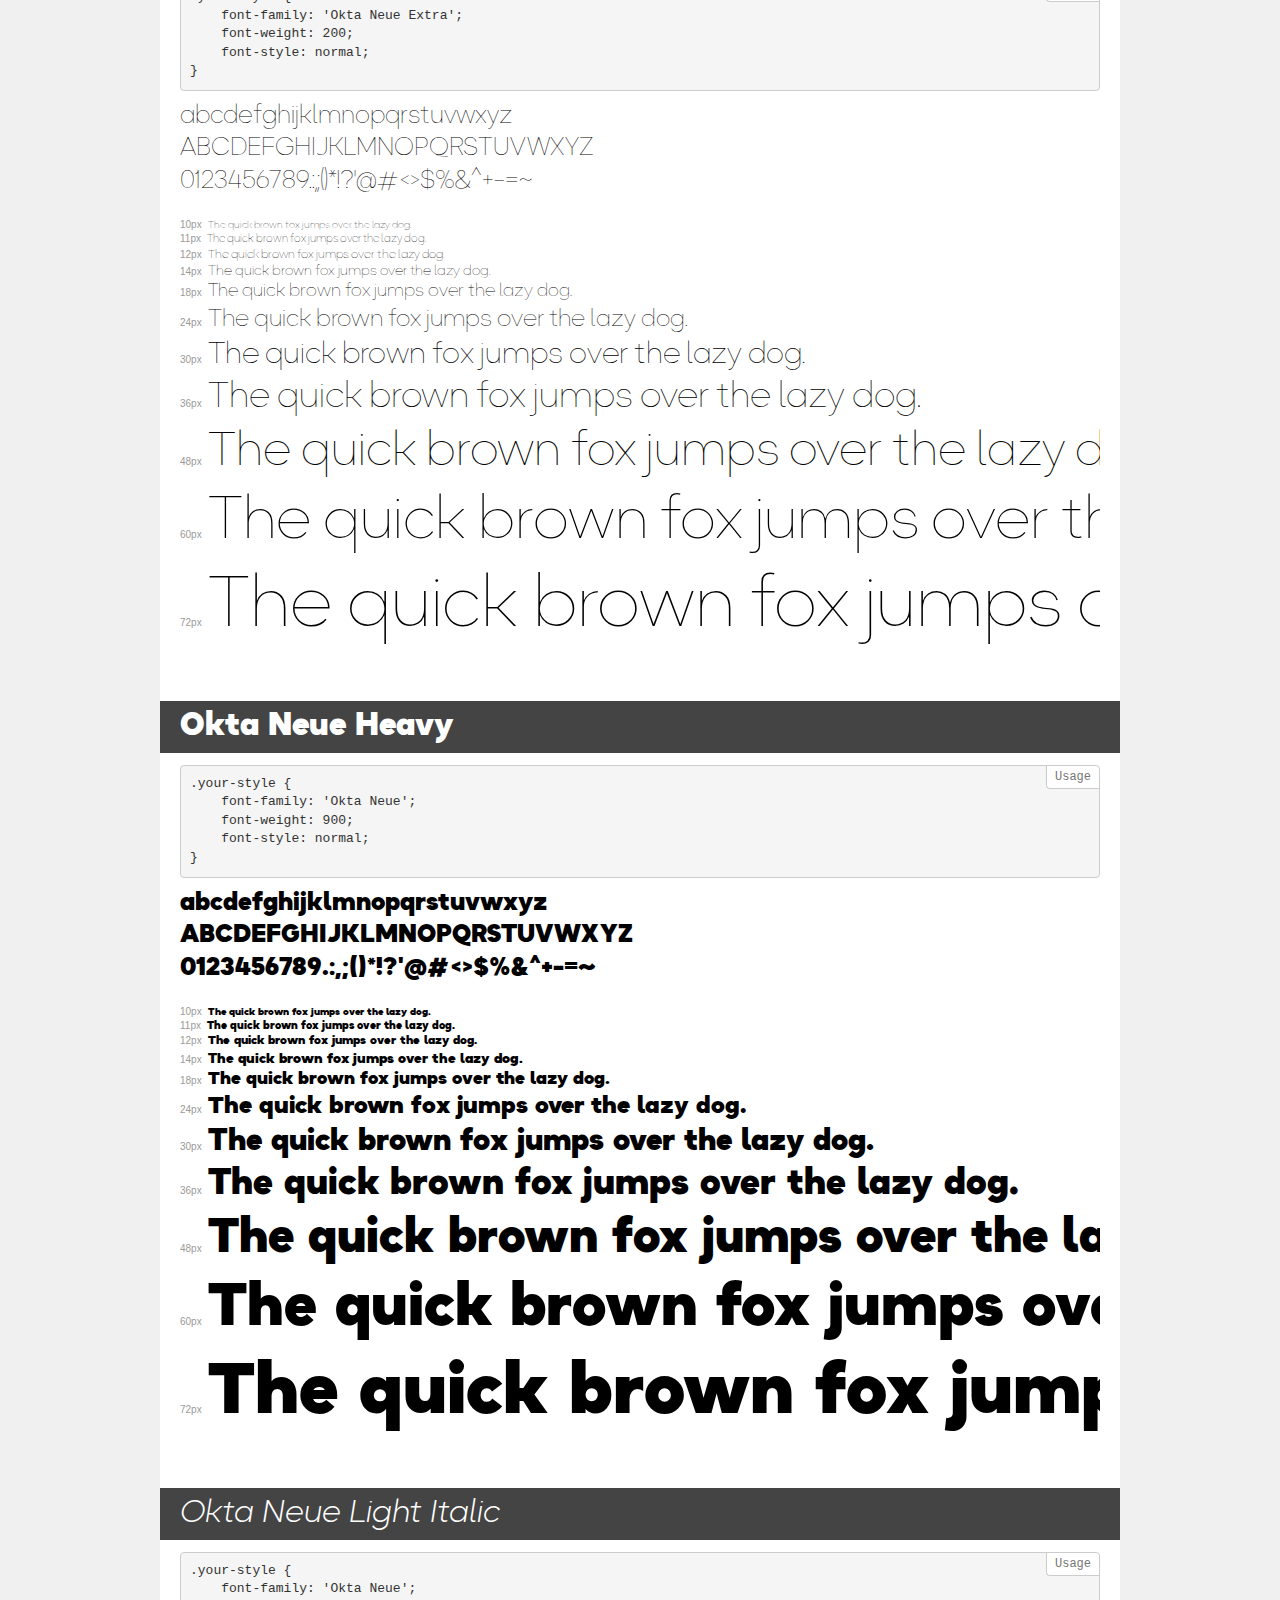
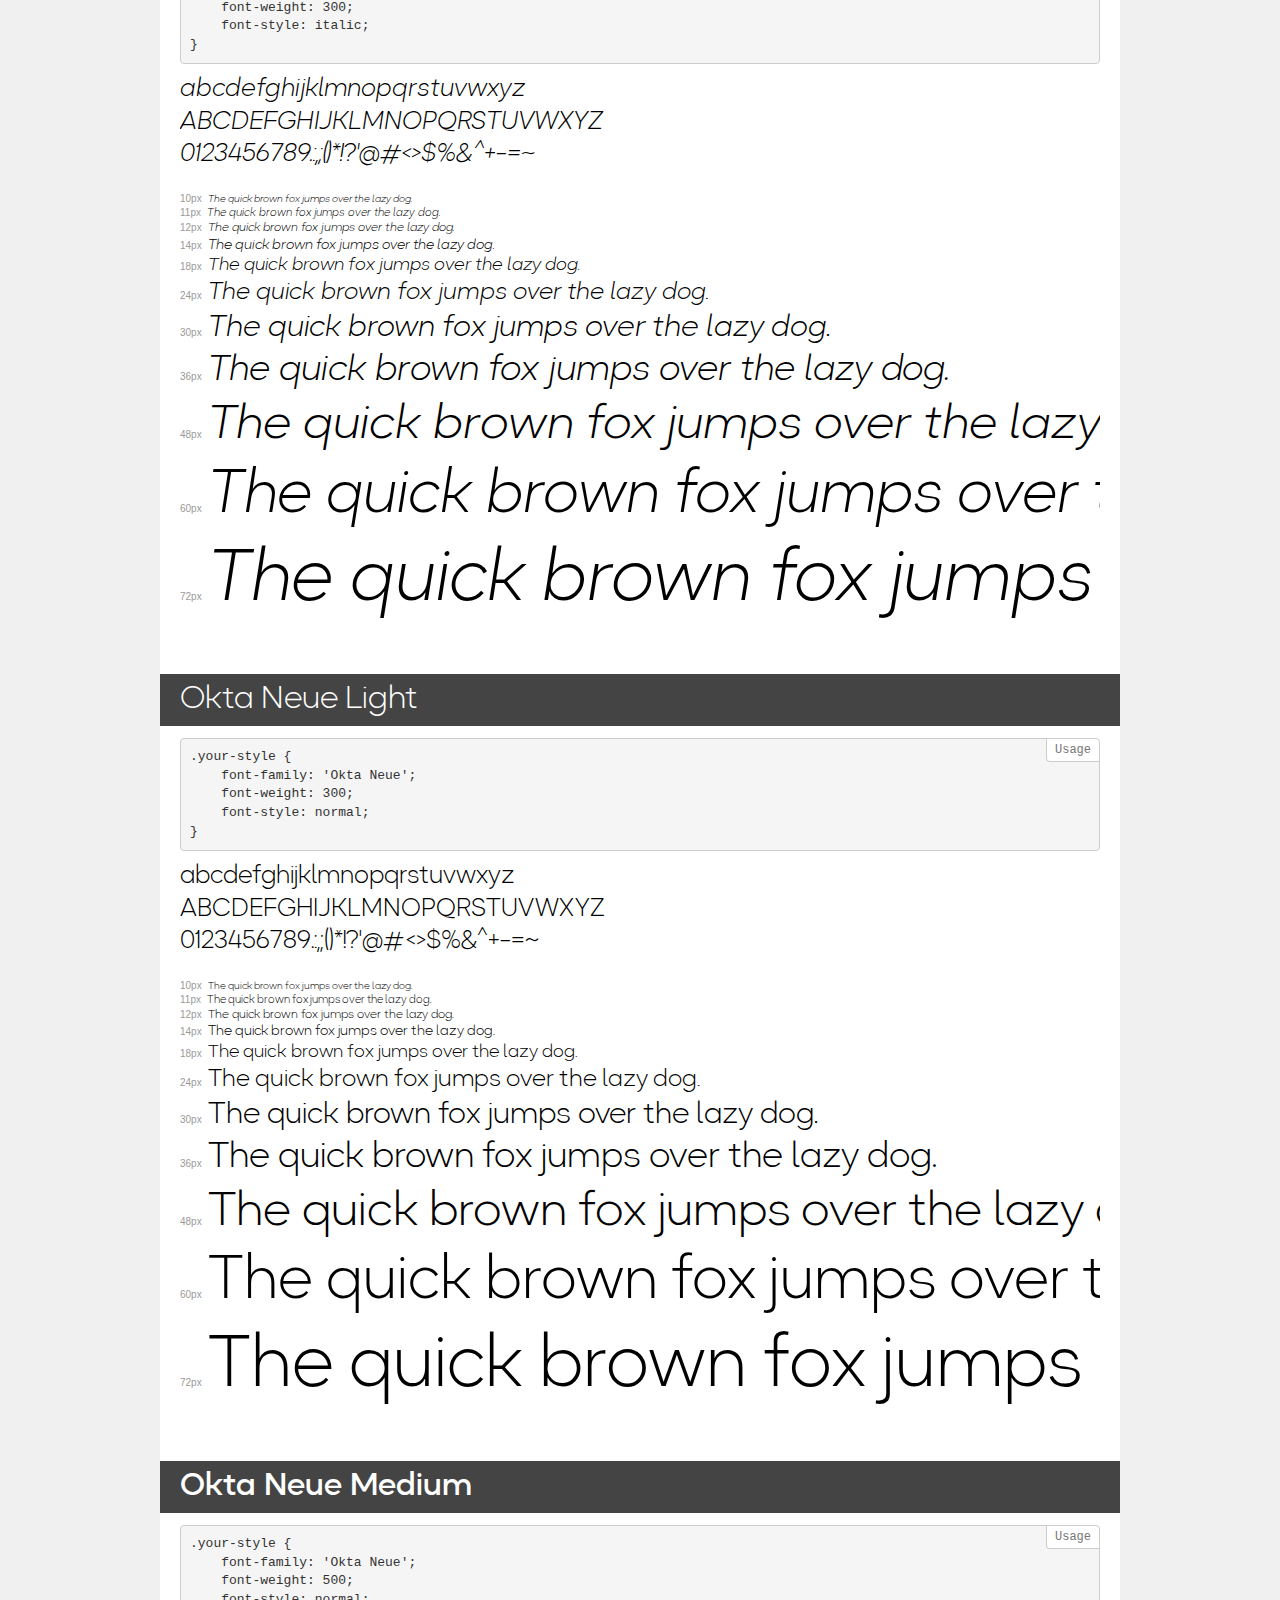
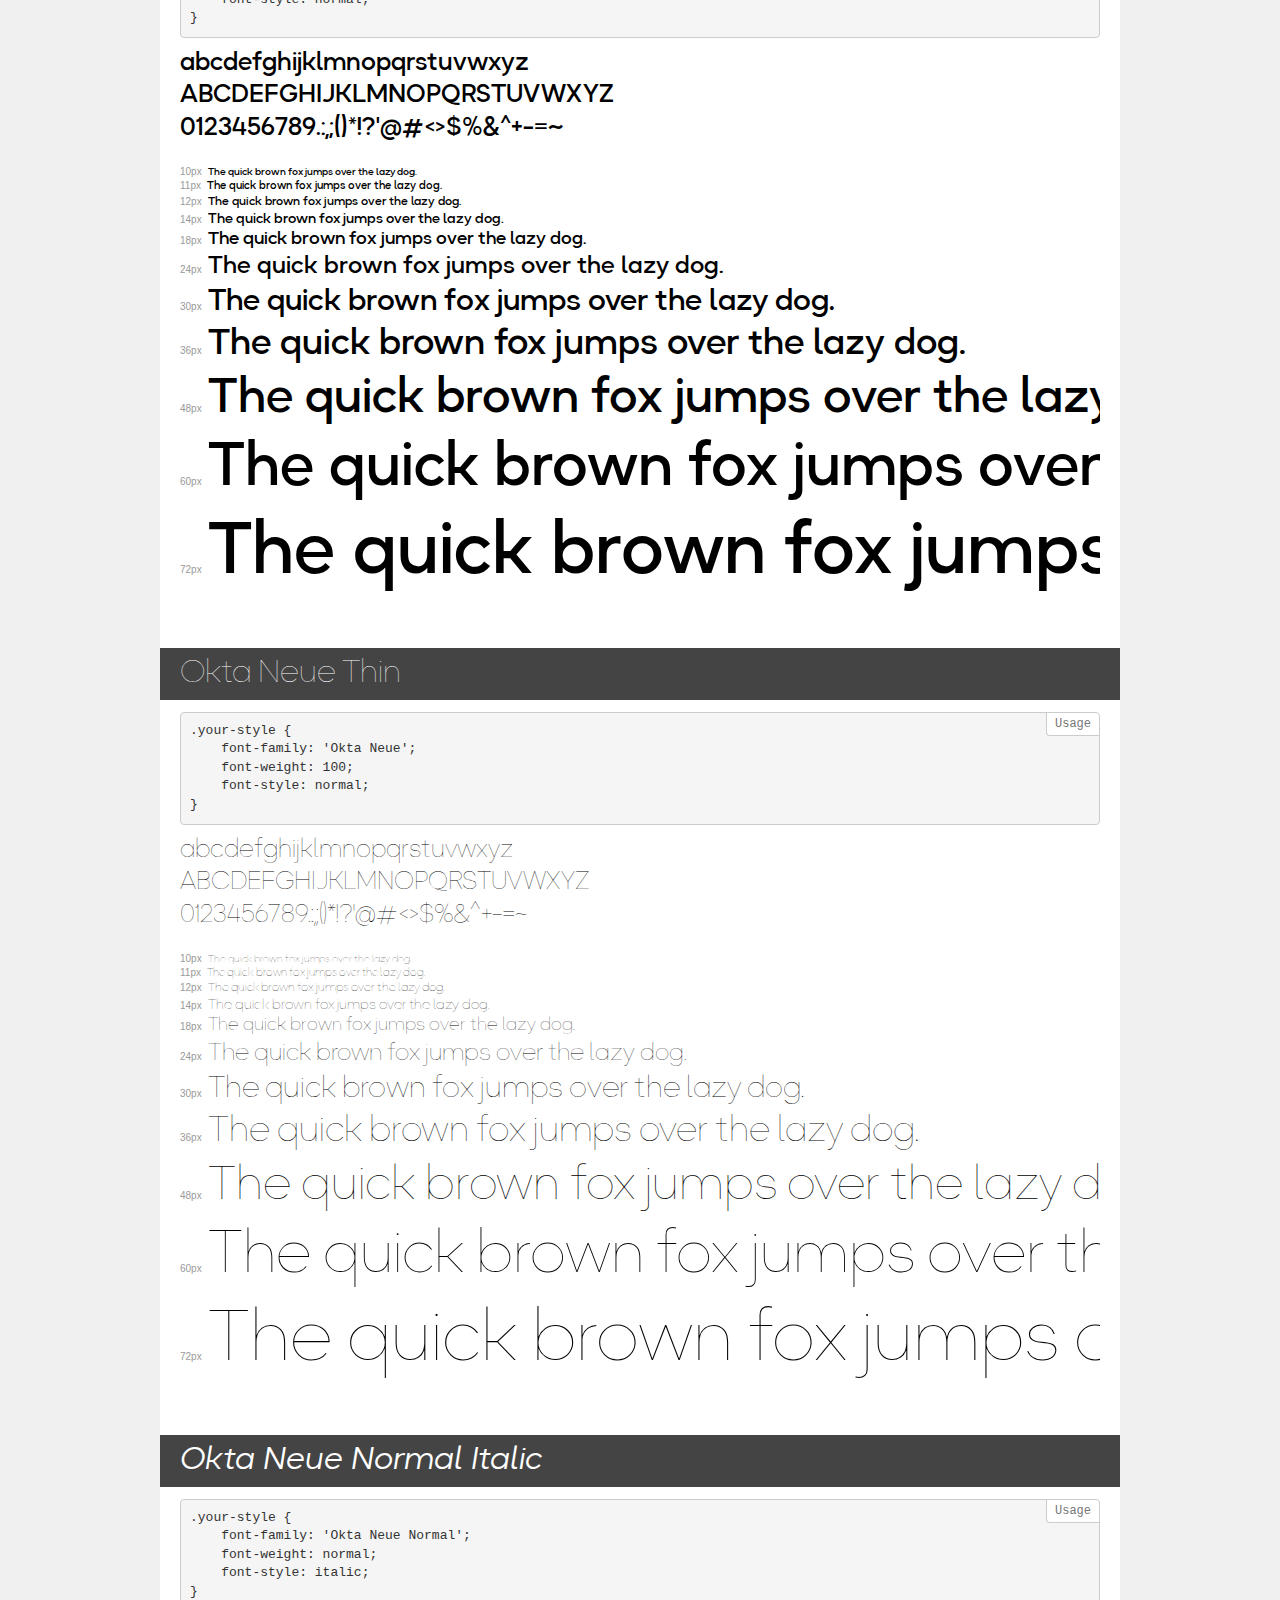
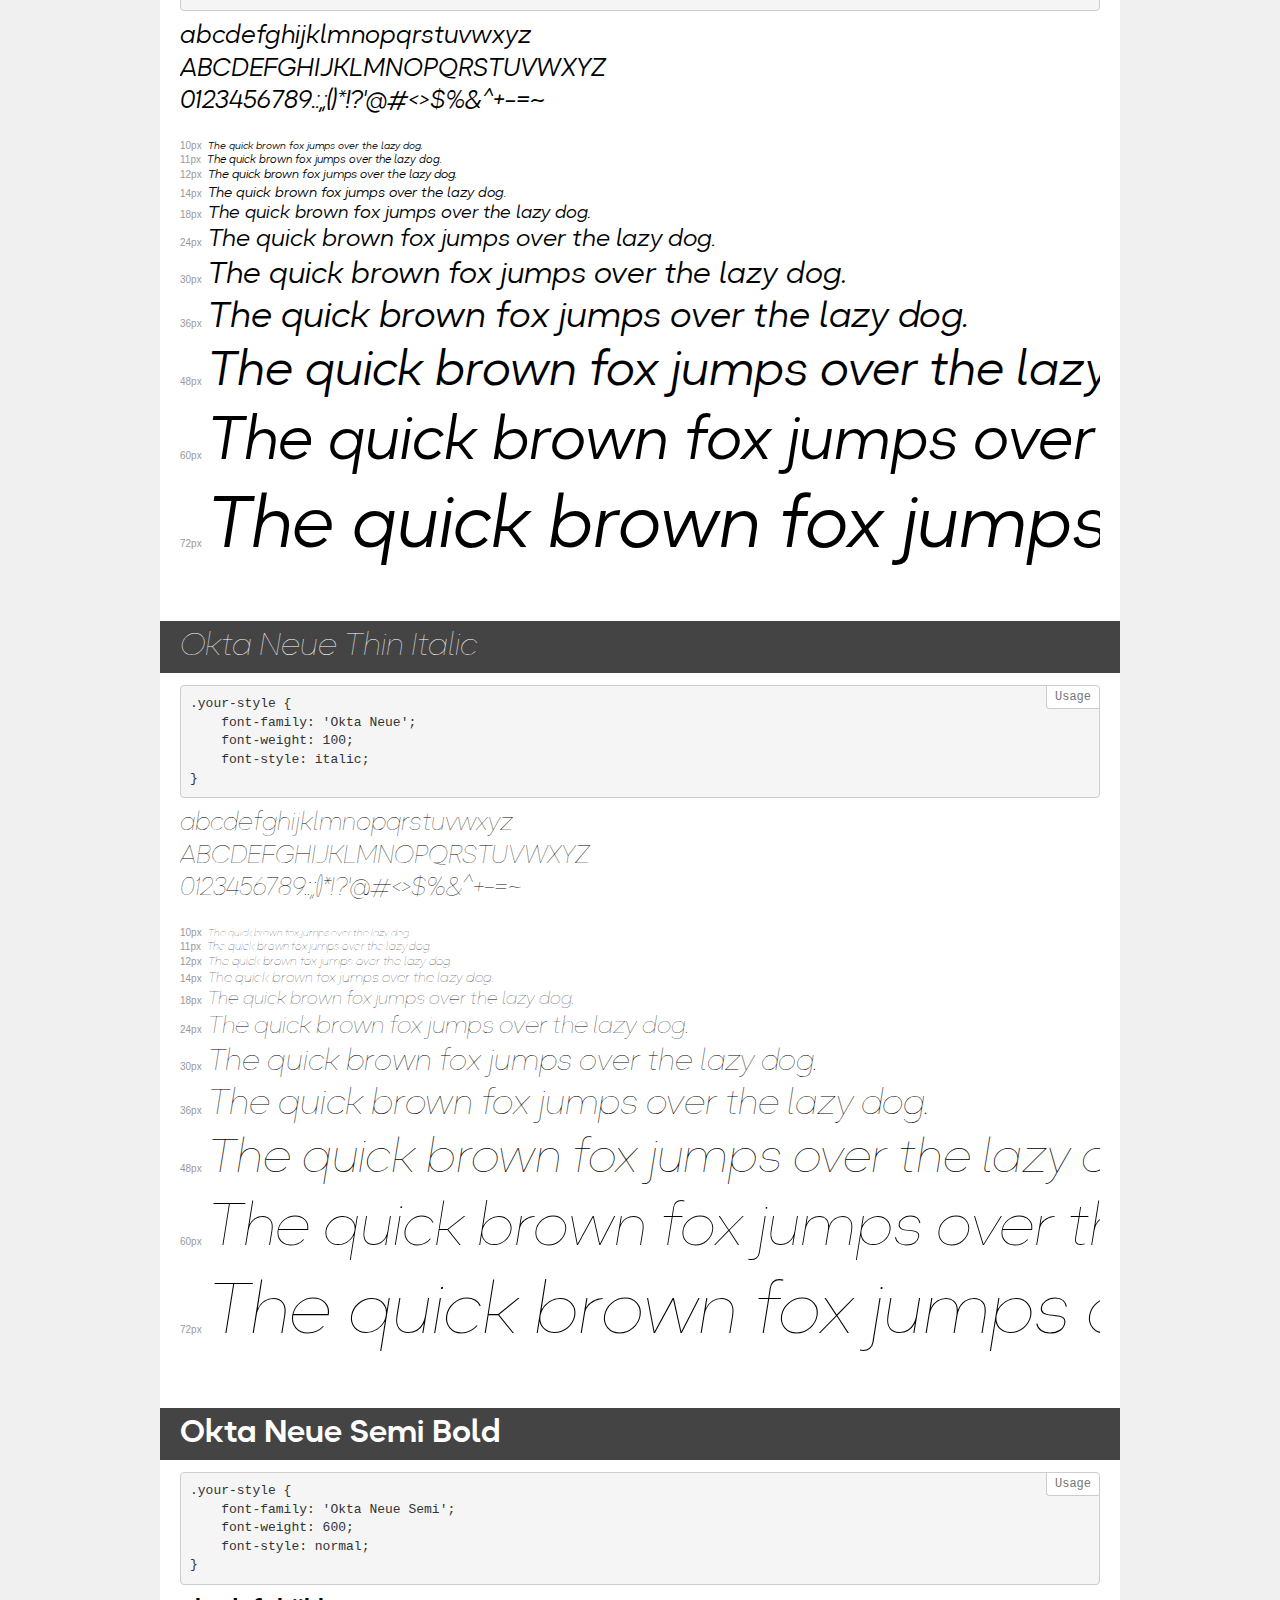
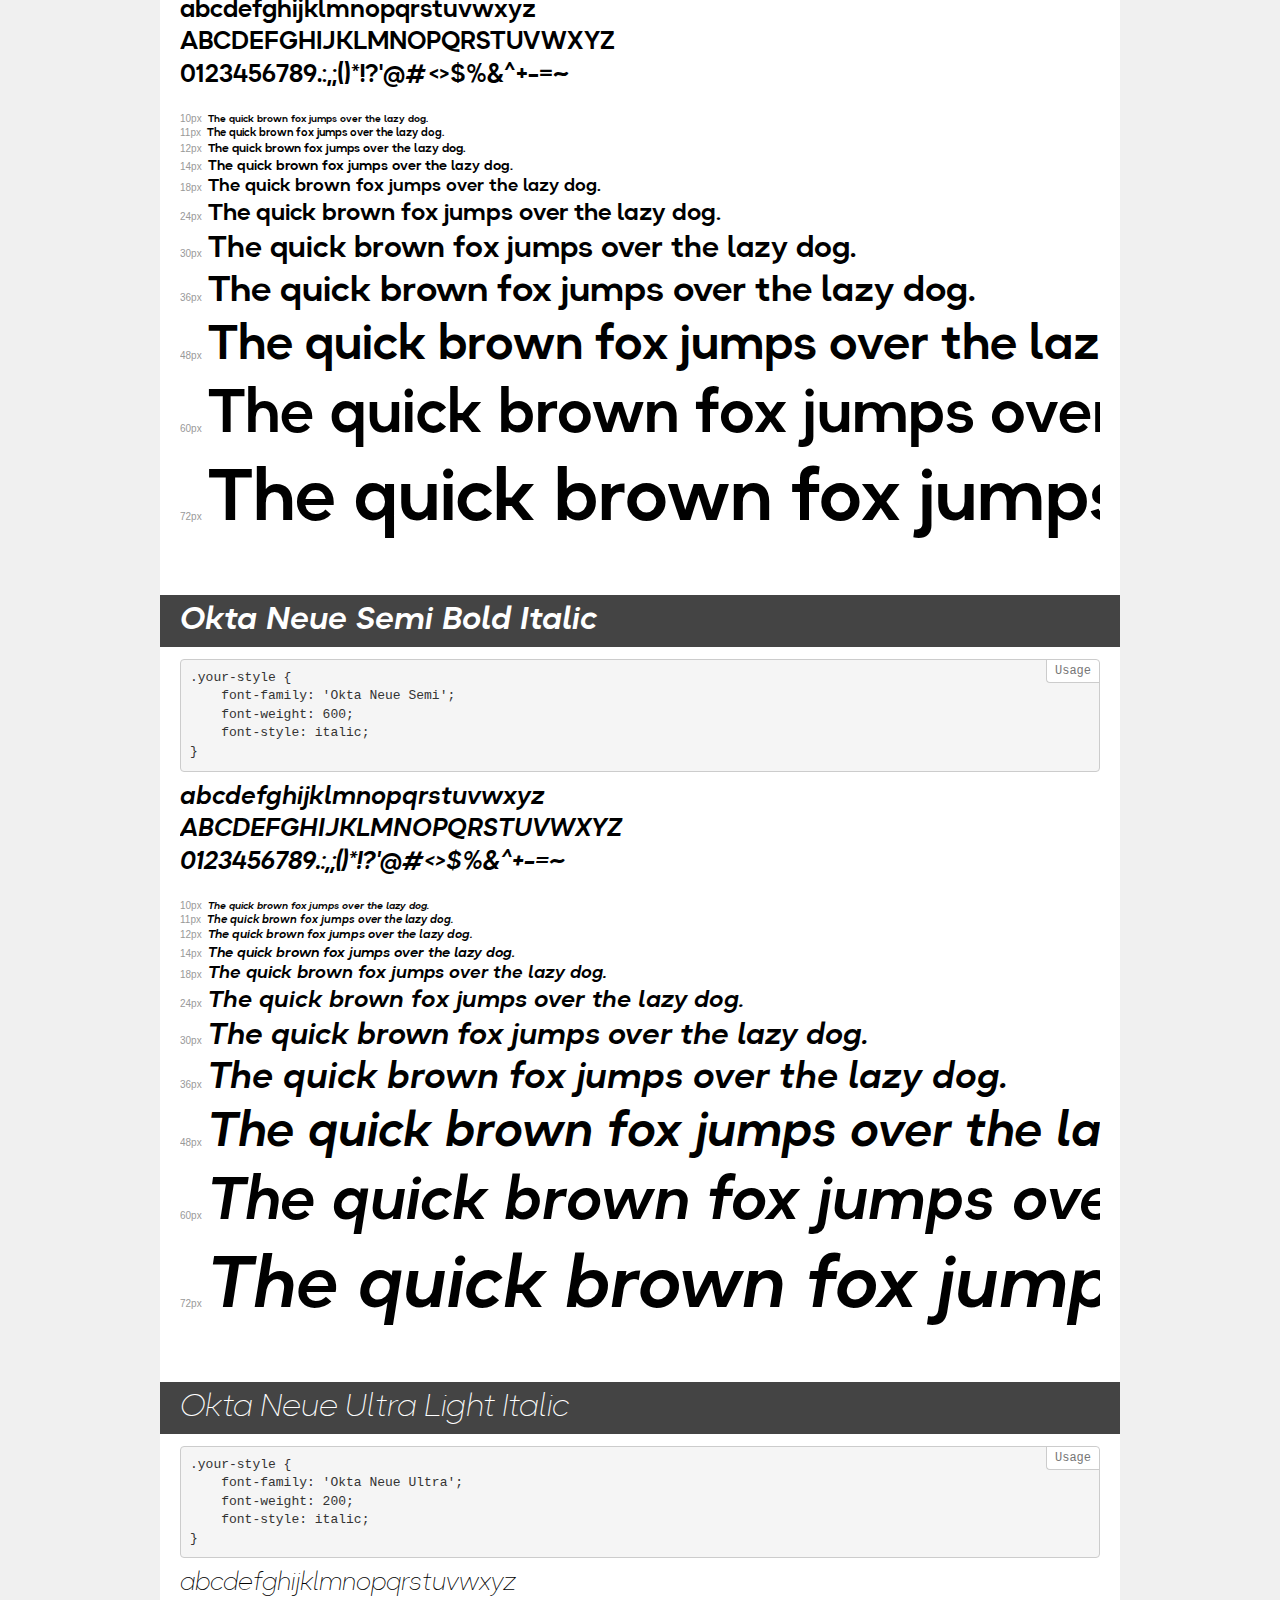
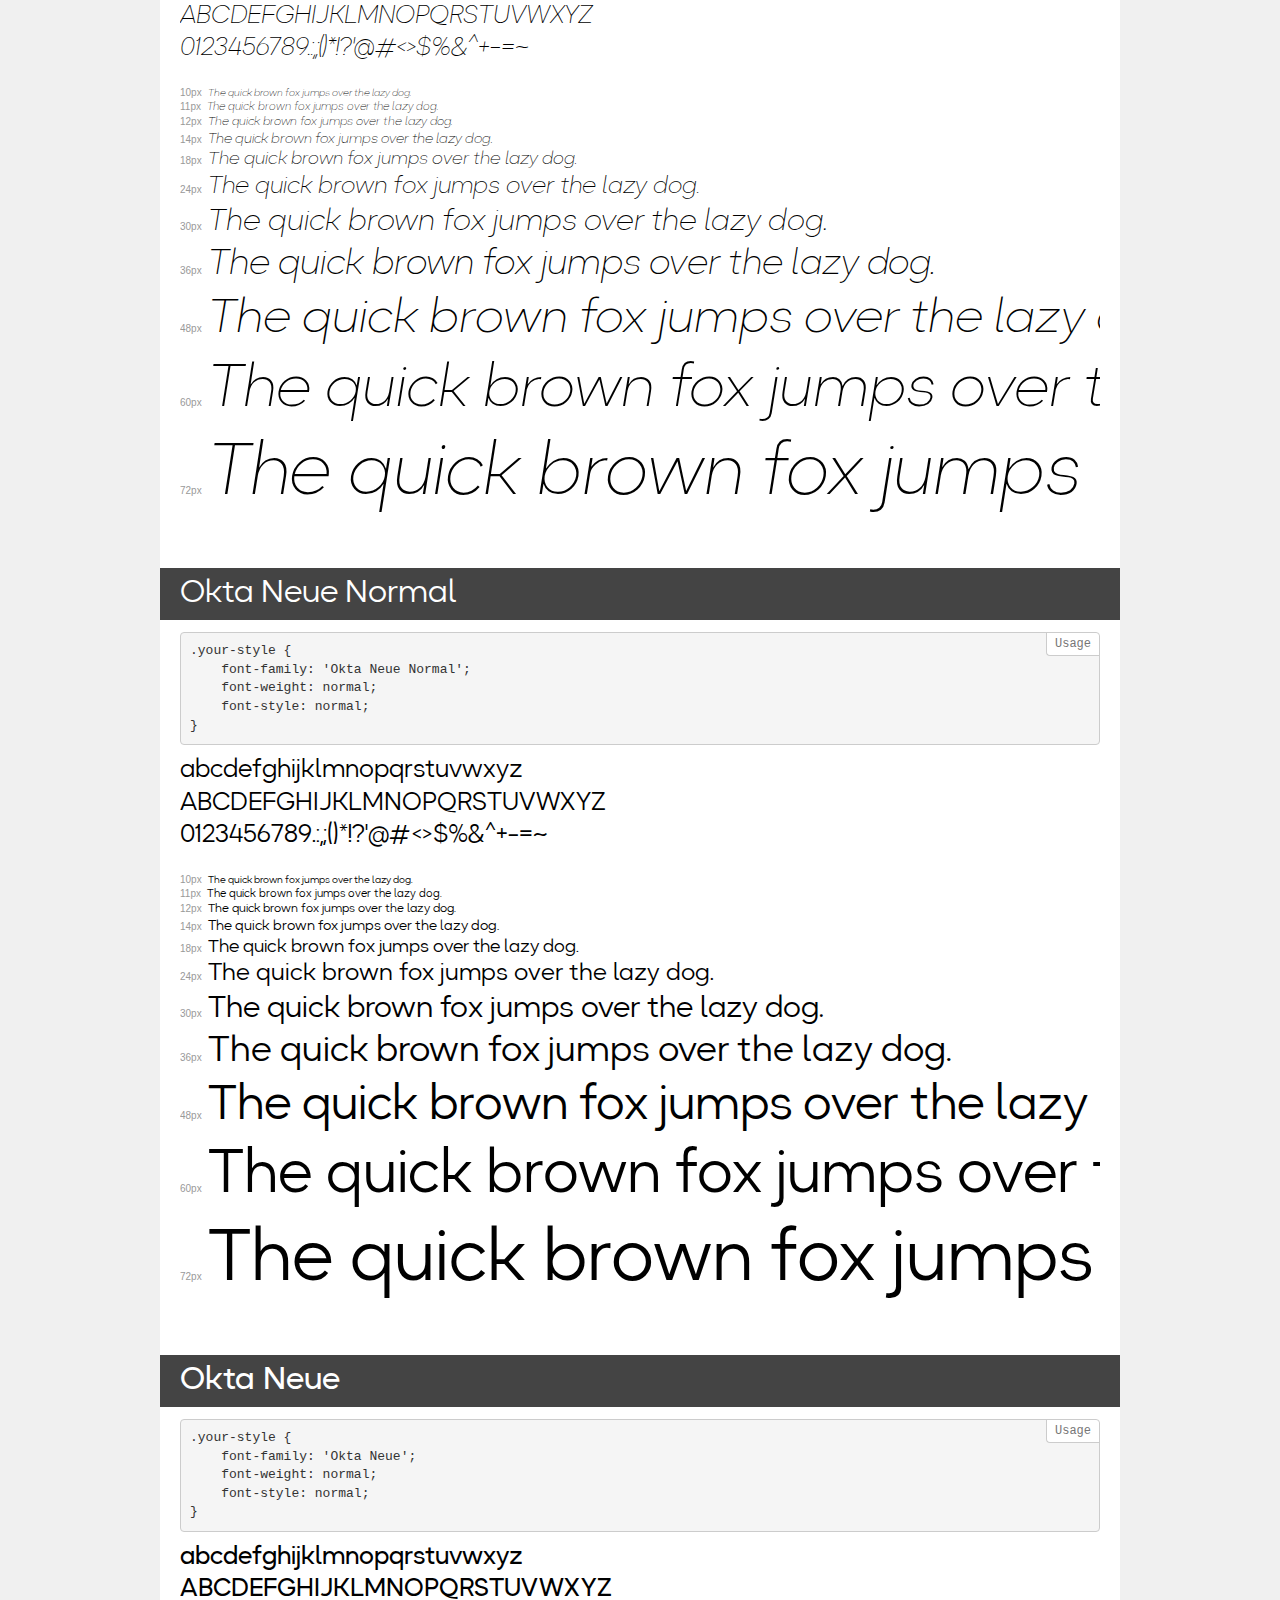
<file: fonts/demo.html>
<!DOCTYPE html>
<html lang="en">
<head>
    <meta charset="utf-8">
    <meta http-equiv="X-UA-Compatible" content="IE=edge">
    <meta name="viewport" content="width=device-width, initial-scale=1">
    <meta name="robots" content="noindex, noarchive">
    <meta name="format-detection" content="telephone=no">
    <title>Transfonter demo</title>
    <link href="stylesheet.css" rel="stylesheet">
    <style>
        /*
        http://meyerweb.com/eric/tools/css/reset/
        v2.0 | 20110126
        License: none (public domain)
        */
        html, body, div, span, applet, object, iframe,
        h1, h2, h3, h4, h5, h6, p, blockquote, pre,
        a, abbr, acronym, address, big, cite, code,
        del, dfn, em, img, ins, kbd, q, s, samp,
        small, strike, strong, sub, sup, tt, var,
        b, u, i, center,
        dl, dt, dd, ol, ul, li,
        fieldset, form, label, legend,
        table, caption, tbody, tfoot, thead, tr, th, td,
        article, aside, canvas, details, embed,
        figure, figcaption, footer, header, hgroup,
        menu, nav, output, ruby, section, summary,
        time, mark, audio, video {
            margin: 0;
            padding: 0;
            border: 0;
            font-size: 100%;
            font: inherit;
            vertical-align: baseline;
        }
        /* HTML5 display-role reset for older browsers */
        article, aside, details, figcaption, figure,
        footer, header, hgroup, menu, nav, section {
            display: block;
        }
        body {
            line-height: 1;
        }
        ol, ul {
            list-style: none;
        }
        blockquote, q {
            quotes: none;
        }
        blockquote:before, blockquote:after,
        q:before, q:after {
            content: '';
            content: none;
        }
        table {
            border-collapse: collapse;
            border-spacing: 0;
        }
        /* demo styles */
        body {
            background: #f0f0f0;
            color: #000;
        }
        .page {
            background: #fff;
            width: 920px;
            margin: 0 auto;
            padding: 20px 20px 0 20px;
            overflow: hidden;
        }
        .font-container {
            overflow-x: auto;
            overflow-y: hidden;
            margin-bottom: 40px;
            line-height: 1.3;
            white-space: nowrap;
            padding-bottom: 5px;
        }
        h1 {
            position: relative;
            background: #444;
            font-size: 32px;
            color: #fff;
            padding: 10px 20px;
            margin: 0 -20px 12px -20px;
        }
        .letters {
            font-size: 25px;
            margin-bottom: 20px;
        }
        .s10:before {
            content: '10px';
        }
        .s11:before {
            content: '11px';
        }
        .s12:before {
            content: '12px';
        }
        .s14:before {
            content: '14px';
        }
        .s18:before {
            content: '18px';
        }
        .s24:before {
            content: '24px';
        }
        .s30:before {
            content: '30px';
        }
        .s36:before {
            content: '36px';
        }
        .s48:before {
            content: '48px';
        }
        .s60:before {
            content: '60px';
        }
        .s72:before {
            content: '72px';
        }
        .s10:before, .s11:before, .s12:before, .s14:before,
        .s18:before, .s24:before, .s30:before, .s36:before,
        .s48:before, .s60:before, .s72:before {
            font-family: Arial, sans-serif;
            font-size: 10px;
            font-weight: normal;
            font-style: normal;
            color: #999;
            padding-right: 6px;
        }
        pre {
            display: block;
            position: relative;
            padding: 9px;
            margin: 0 0 10px;
            font-family: Monaco, Menlo, Consolas, "Courier New", monospace;
            font-size: 13px;
            line-height: 1.428571429;
            color: #333;
            font-weight: normal;
            font-style: normal;
            background-color: #f5f5f5;
            border: 1px solid #ccc;
            overflow-x: auto;
            border-radius: 4px;
        }
        pre:after {
            display: block;
            position: absolute;
            right: 0;
            top: 0;
            content: 'Usage';
            line-height: 1;
            padding: 5px 8px;
            font-size: 12px;
            color: #767676;
            background-color: #fff;
            border: 1px solid #ccc;
            border-right: none;
            border-top: none;
            border-radius: 0 4px 0 4px;
            z-index: 10;
        }
        /* responsive */
        @media (max-width: 959px) {
            .page {
                width: auto;
                margin: 0;
            }
        }
    </style>
</head>
<body>
<div class="page">
    <div class="demo">
        <h1 style="font-family: 'Okta Neue Extra'; font-weight: 200; font-style: italic;">Okta Neue Extra Light Italic</h1>
        <pre>.your-style {
    font-family: 'Okta Neue Extra';
    font-weight: 200;
    font-style: italic;
}</pre>
        <div class="font-container" style="font-family: 'Okta Neue Extra'; font-weight: 200; font-style: italic;">
            <p class="letters">
                abcdefghijklmnopqrstuvwxyz<br>
ABCDEFGHIJKLMNOPQRSTUVWXYZ<br>
                0123456789.:,;()*!?'@#<>$%&^+-=~
            </p>
            <p class="s10" style="font-size: 10px;">The quick brown fox jumps over the lazy dog.</p>
            <p class="s11" style="font-size: 11px;">The quick brown fox jumps over the lazy dog.</p>
            <p class="s12" style="font-size: 12px;">The quick brown fox jumps over the lazy dog.</p>
            <p class="s14" style="font-size: 14px;">The quick brown fox jumps over the lazy dog.</p>
            <p class="s18" style="font-size: 18px;">The quick brown fox jumps over the lazy dog.</p>
            <p class="s24" style="font-size: 24px;">The quick brown fox jumps over the lazy dog.</p>
            <p class="s30" style="font-size: 30px;">The quick brown fox jumps over the lazy dog.</p>
            <p class="s36" style="font-size: 36px;">The quick brown fox jumps over the lazy dog.</p>
            <p class="s48" style="font-size: 48px;">The quick brown fox jumps over the lazy dog.</p>
            <p class="s60" style="font-size: 60px;">The quick brown fox jumps over the lazy dog.</p>
            <p class="s72" style="font-size: 72px;">The quick brown fox jumps over the lazy dog.</p>
        </div>
    </div>
    <div class="demo">
        <h1 style="font-family: 'Okta Neue'; font-weight: 900; font-style: italic;">Okta Neue Black Italic</h1>
        <pre>.your-style {
    font-family: 'Okta Neue';
    font-weight: 900;
    font-style: italic;
}</pre>
        <div class="font-container" style="font-family: 'Okta Neue'; font-weight: 900; font-style: italic;">
            <p class="letters">
                abcdefghijklmnopqrstuvwxyz<br>
ABCDEFGHIJKLMNOPQRSTUVWXYZ<br>
                0123456789.:,;()*!?'@#<>$%&^+-=~
            </p>
            <p class="s10" style="font-size: 10px;">The quick brown fox jumps over the lazy dog.</p>
            <p class="s11" style="font-size: 11px;">The quick brown fox jumps over the lazy dog.</p>
            <p class="s12" style="font-size: 12px;">The quick brown fox jumps over the lazy dog.</p>
            <p class="s14" style="font-size: 14px;">The quick brown fox jumps over the lazy dog.</p>
            <p class="s18" style="font-size: 18px;">The quick brown fox jumps over the lazy dog.</p>
            <p class="s24" style="font-size: 24px;">The quick brown fox jumps over the lazy dog.</p>
            <p class="s30" style="font-size: 30px;">The quick brown fox jumps over the lazy dog.</p>
            <p class="s36" style="font-size: 36px;">The quick brown fox jumps over the lazy dog.</p>
            <p class="s48" style="font-size: 48px;">The quick brown fox jumps over the lazy dog.</p>
            <p class="s60" style="font-size: 60px;">The quick brown fox jumps over the lazy dog.</p>
            <p class="s72" style="font-size: 72px;">The quick brown fox jumps over the lazy dog.</p>
        </div>
    </div>
    <div class="demo">
        <h1 style="font-family: 'Okta Neue'; font-weight: bold; font-style: normal;">Okta Neue Bold</h1>
        <pre>.your-style {
    font-family: 'Okta Neue';
    font-weight: bold;
    font-style: normal;
}</pre>
        <div class="font-container" style="font-family: 'Okta Neue'; font-weight: bold; font-style: normal;">
            <p class="letters">
                abcdefghijklmnopqrstuvwxyz<br>
ABCDEFGHIJKLMNOPQRSTUVWXYZ<br>
                0123456789.:,;()*!?'@#<>$%&^+-=~
            </p>
            <p class="s10" style="font-size: 10px;">The quick brown fox jumps over the lazy dog.</p>
            <p class="s11" style="font-size: 11px;">The quick brown fox jumps over the lazy dog.</p>
            <p class="s12" style="font-size: 12px;">The quick brown fox jumps over the lazy dog.</p>
            <p class="s14" style="font-size: 14px;">The quick brown fox jumps over the lazy dog.</p>
            <p class="s18" style="font-size: 18px;">The quick brown fox jumps over the lazy dog.</p>
            <p class="s24" style="font-size: 24px;">The quick brown fox jumps over the lazy dog.</p>
            <p class="s30" style="font-size: 30px;">The quick brown fox jumps over the lazy dog.</p>
            <p class="s36" style="font-size: 36px;">The quick brown fox jumps over the lazy dog.</p>
            <p class="s48" style="font-size: 48px;">The quick brown fox jumps over the lazy dog.</p>
            <p class="s60" style="font-size: 60px;">The quick brown fox jumps over the lazy dog.</p>
            <p class="s72" style="font-size: 72px;">The quick brown fox jumps over the lazy dog.</p>
        </div>
    </div>
    <div class="demo">
        <h1 style="font-family: 'Okta Neue'; font-weight: bold; font-style: italic;">Okta Neue Bold Italic</h1>
        <pre>.your-style {
    font-family: 'Okta Neue';
    font-weight: bold;
    font-style: italic;
}</pre>
        <div class="font-container" style="font-family: 'Okta Neue'; font-weight: bold; font-style: italic;">
            <p class="letters">
                abcdefghijklmnopqrstuvwxyz<br>
ABCDEFGHIJKLMNOPQRSTUVWXYZ<br>
                0123456789.:,;()*!?'@#<>$%&^+-=~
            </p>
            <p class="s10" style="font-size: 10px;">The quick brown fox jumps over the lazy dog.</p>
            <p class="s11" style="font-size: 11px;">The quick brown fox jumps over the lazy dog.</p>
            <p class="s12" style="font-size: 12px;">The quick brown fox jumps over the lazy dog.</p>
            <p class="s14" style="font-size: 14px;">The quick brown fox jumps over the lazy dog.</p>
            <p class="s18" style="font-size: 18px;">The quick brown fox jumps over the lazy dog.</p>
            <p class="s24" style="font-size: 24px;">The quick brown fox jumps over the lazy dog.</p>
            <p class="s30" style="font-size: 30px;">The quick brown fox jumps over the lazy dog.</p>
            <p class="s36" style="font-size: 36px;">The quick brown fox jumps over the lazy dog.</p>
            <p class="s48" style="font-size: 48px;">The quick brown fox jumps over the lazy dog.</p>
            <p class="s60" style="font-size: 60px;">The quick brown fox jumps over the lazy dog.</p>
            <p class="s72" style="font-size: 72px;">The quick brown fox jumps over the lazy dog.</p>
        </div>
    </div>
    <div class="demo">
        <h1 style="font-family: 'Okta Neue'; font-weight: 900; font-style: normal;">Okta Neue Black</h1>
        <pre>.your-style {
    font-family: 'Okta Neue';
    font-weight: 900;
    font-style: normal;
}</pre>
        <div class="font-container" style="font-family: 'Okta Neue'; font-weight: 900; font-style: normal;">
            <p class="letters">
                abcdefghijklmnopqrstuvwxyz<br>
ABCDEFGHIJKLMNOPQRSTUVWXYZ<br>
                0123456789.:,;()*!?'@#<>$%&^+-=~
            </p>
            <p class="s10" style="font-size: 10px;">The quick brown fox jumps over the lazy dog.</p>
            <p class="s11" style="font-size: 11px;">The quick brown fox jumps over the lazy dog.</p>
            <p class="s12" style="font-size: 12px;">The quick brown fox jumps over the lazy dog.</p>
            <p class="s14" style="font-size: 14px;">The quick brown fox jumps over the lazy dog.</p>
            <p class="s18" style="font-size: 18px;">The quick brown fox jumps over the lazy dog.</p>
            <p class="s24" style="font-size: 24px;">The quick brown fox jumps over the lazy dog.</p>
            <p class="s30" style="font-size: 30px;">The quick brown fox jumps over the lazy dog.</p>
            <p class="s36" style="font-size: 36px;">The quick brown fox jumps over the lazy dog.</p>
            <p class="s48" style="font-size: 48px;">The quick brown fox jumps over the lazy dog.</p>
            <p class="s60" style="font-size: 60px;">The quick brown fox jumps over the lazy dog.</p>
            <p class="s72" style="font-size: 72px;">The quick brown fox jumps over the lazy dog.</p>
        </div>
    </div>
    <div class="demo">
        <h1 style="font-family: 'Okta Neue'; font-weight: 500; font-style: italic;">Okta Neue Medium Italic</h1>
        <pre>.your-style {
    font-family: 'Okta Neue';
    font-weight: 500;
    font-style: italic;
}</pre>
        <div class="font-container" style="font-family: 'Okta Neue'; font-weight: 500; font-style: italic;">
            <p class="letters">
                abcdefghijklmnopqrstuvwxyz<br>
ABCDEFGHIJKLMNOPQRSTUVWXYZ<br>
                0123456789.:,;()*!?'@#<>$%&^+-=~
            </p>
            <p class="s10" style="font-size: 10px;">The quick brown fox jumps over the lazy dog.</p>
            <p class="s11" style="font-size: 11px;">The quick brown fox jumps over the lazy dog.</p>
            <p class="s12" style="font-size: 12px;">The quick brown fox jumps over the lazy dog.</p>
            <p class="s14" style="font-size: 14px;">The quick brown fox jumps over the lazy dog.</p>
            <p class="s18" style="font-size: 18px;">The quick brown fox jumps over the lazy dog.</p>
            <p class="s24" style="font-size: 24px;">The quick brown fox jumps over the lazy dog.</p>
            <p class="s30" style="font-size: 30px;">The quick brown fox jumps over the lazy dog.</p>
            <p class="s36" style="font-size: 36px;">The quick brown fox jumps over the lazy dog.</p>
            <p class="s48" style="font-size: 48px;">The quick brown fox jumps over the lazy dog.</p>
            <p class="s60" style="font-size: 60px;">The quick brown fox jumps over the lazy dog.</p>
            <p class="s72" style="font-size: 72px;">The quick brown fox jumps over the lazy dog.</p>
        </div>
    </div>
    <div class="demo">
        <h1 style="font-family: 'Okta Neue'; font-weight: normal; font-style: italic;">Okta Neue Italic</h1>
        <pre>.your-style {
    font-family: 'Okta Neue';
    font-weight: normal;
    font-style: italic;
}</pre>
        <div class="font-container" style="font-family: 'Okta Neue'; font-weight: normal; font-style: italic;">
            <p class="letters">
                abcdefghijklmnopqrstuvwxyz<br>
ABCDEFGHIJKLMNOPQRSTUVWXYZ<br>
                0123456789.:,;()*!?'@#<>$%&^+-=~
            </p>
            <p class="s10" style="font-size: 10px;">The quick brown fox jumps over the lazy dog.</p>
            <p class="s11" style="font-size: 11px;">The quick brown fox jumps over the lazy dog.</p>
            <p class="s12" style="font-size: 12px;">The quick brown fox jumps over the lazy dog.</p>
            <p class="s14" style="font-size: 14px;">The quick brown fox jumps over the lazy dog.</p>
            <p class="s18" style="font-size: 18px;">The quick brown fox jumps over the lazy dog.</p>
            <p class="s24" style="font-size: 24px;">The quick brown fox jumps over the lazy dog.</p>
            <p class="s30" style="font-size: 30px;">The quick brown fox jumps over the lazy dog.</p>
            <p class="s36" style="font-size: 36px;">The quick brown fox jumps over the lazy dog.</p>
            <p class="s48" style="font-size: 48px;">The quick brown fox jumps over the lazy dog.</p>
            <p class="s60" style="font-size: 60px;">The quick brown fox jumps over the lazy dog.</p>
            <p class="s72" style="font-size: 72px;">The quick brown fox jumps over the lazy dog.</p>
        </div>
    </div>
    <div class="demo">
        <h1 style="font-family: 'Okta Neue'; font-weight: 900; font-style: italic;">Okta Neue Heavy Italic</h1>
        <pre>.your-style {
    font-family: 'Okta Neue';
    font-weight: 900;
    font-style: italic;
}</pre>
        <div class="font-container" style="font-family: 'Okta Neue'; font-weight: 900; font-style: italic;">
            <p class="letters">
                abcdefghijklmnopqrstuvwxyz<br>
ABCDEFGHIJKLMNOPQRSTUVWXYZ<br>
                0123456789.:,;()*!?'@#<>$%&^+-=~
            </p>
            <p class="s10" style="font-size: 10px;">The quick brown fox jumps over the lazy dog.</p>
            <p class="s11" style="font-size: 11px;">The quick brown fox jumps over the lazy dog.</p>
            <p class="s12" style="font-size: 12px;">The quick brown fox jumps over the lazy dog.</p>
            <p class="s14" style="font-size: 14px;">The quick brown fox jumps over the lazy dog.</p>
            <p class="s18" style="font-size: 18px;">The quick brown fox jumps over the lazy dog.</p>
            <p class="s24" style="font-size: 24px;">The quick brown fox jumps over the lazy dog.</p>
            <p class="s30" style="font-size: 30px;">The quick brown fox jumps over the lazy dog.</p>
            <p class="s36" style="font-size: 36px;">The quick brown fox jumps over the lazy dog.</p>
            <p class="s48" style="font-size: 48px;">The quick brown fox jumps over the lazy dog.</p>
            <p class="s60" style="font-size: 60px;">The quick brown fox jumps over the lazy dog.</p>
            <p class="s72" style="font-size: 72px;">The quick brown fox jumps over the lazy dog.</p>
        </div>
    </div>
    <div class="demo">
        <h1 style="font-family: 'Okta Neue Extra'; font-weight: 200; font-style: normal;">Okta Neue Extra Light</h1>
        <pre>.your-style {
    font-family: 'Okta Neue Extra';
    font-weight: 200;
    font-style: normal;
}</pre>
        <div class="font-container" style="font-family: 'Okta Neue Extra'; font-weight: 200; font-style: normal;">
            <p class="letters">
                abcdefghijklmnopqrstuvwxyz<br>
ABCDEFGHIJKLMNOPQRSTUVWXYZ<br>
                0123456789.:,;()*!?'@#<>$%&^+-=~
            </p>
            <p class="s10" style="font-size: 10px;">The quick brown fox jumps over the lazy dog.</p>
            <p class="s11" style="font-size: 11px;">The quick brown fox jumps over the lazy dog.</p>
            <p class="s12" style="font-size: 12px;">The quick brown fox jumps over the lazy dog.</p>
            <p class="s14" style="font-size: 14px;">The quick brown fox jumps over the lazy dog.</p>
            <p class="s18" style="font-size: 18px;">The quick brown fox jumps over the lazy dog.</p>
            <p class="s24" style="font-size: 24px;">The quick brown fox jumps over the lazy dog.</p>
            <p class="s30" style="font-size: 30px;">The quick brown fox jumps over the lazy dog.</p>
            <p class="s36" style="font-size: 36px;">The quick brown fox jumps over the lazy dog.</p>
            <p class="s48" style="font-size: 48px;">The quick brown fox jumps over the lazy dog.</p>
            <p class="s60" style="font-size: 60px;">The quick brown fox jumps over the lazy dog.</p>
            <p class="s72" style="font-size: 72px;">The quick brown fox jumps over the lazy dog.</p>
        </div>
    </div>
    <div class="demo">
        <h1 style="font-family: 'Okta Neue'; font-weight: 900; font-style: normal;">Okta Neue Heavy</h1>
        <pre>.your-style {
    font-family: 'Okta Neue';
    font-weight: 900;
    font-style: normal;
}</pre>
        <div class="font-container" style="font-family: 'Okta Neue'; font-weight: 900; font-style: normal;">
            <p class="letters">
                abcdefghijklmnopqrstuvwxyz<br>
ABCDEFGHIJKLMNOPQRSTUVWXYZ<br>
                0123456789.:,;()*!?'@#<>$%&^+-=~
            </p>
            <p class="s10" style="font-size: 10px;">The quick brown fox jumps over the lazy dog.</p>
            <p class="s11" style="font-size: 11px;">The quick brown fox jumps over the lazy dog.</p>
            <p class="s12" style="font-size: 12px;">The quick brown fox jumps over the lazy dog.</p>
            <p class="s14" style="font-size: 14px;">The quick brown fox jumps over the lazy dog.</p>
            <p class="s18" style="font-size: 18px;">The quick brown fox jumps over the lazy dog.</p>
            <p class="s24" style="font-size: 24px;">The quick brown fox jumps over the lazy dog.</p>
            <p class="s30" style="font-size: 30px;">The quick brown fox jumps over the lazy dog.</p>
            <p class="s36" style="font-size: 36px;">The quick brown fox jumps over the lazy dog.</p>
            <p class="s48" style="font-size: 48px;">The quick brown fox jumps over the lazy dog.</p>
            <p class="s60" style="font-size: 60px;">The quick brown fox jumps over the lazy dog.</p>
            <p class="s72" style="font-size: 72px;">The quick brown fox jumps over the lazy dog.</p>
        </div>
    </div>
    <div class="demo">
        <h1 style="font-family: 'Okta Neue'; font-weight: 300; font-style: italic;">Okta Neue Light Italic</h1>
        <pre>.your-style {
    font-family: 'Okta Neue';
    font-weight: 300;
    font-style: italic;
}</pre>
        <div class="font-container" style="font-family: 'Okta Neue'; font-weight: 300; font-style: italic;">
            <p class="letters">
                abcdefghijklmnopqrstuvwxyz<br>
ABCDEFGHIJKLMNOPQRSTUVWXYZ<br>
                0123456789.:,;()*!?'@#<>$%&^+-=~
            </p>
            <p class="s10" style="font-size: 10px;">The quick brown fox jumps over the lazy dog.</p>
            <p class="s11" style="font-size: 11px;">The quick brown fox jumps over the lazy dog.</p>
            <p class="s12" style="font-size: 12px;">The quick brown fox jumps over the lazy dog.</p>
            <p class="s14" style="font-size: 14px;">The quick brown fox jumps over the lazy dog.</p>
            <p class="s18" style="font-size: 18px;">The quick brown fox jumps over the lazy dog.</p>
            <p class="s24" style="font-size: 24px;">The quick brown fox jumps over the lazy dog.</p>
            <p class="s30" style="font-size: 30px;">The quick brown fox jumps over the lazy dog.</p>
            <p class="s36" style="font-size: 36px;">The quick brown fox jumps over the lazy dog.</p>
            <p class="s48" style="font-size: 48px;">The quick brown fox jumps over the lazy dog.</p>
            <p class="s60" style="font-size: 60px;">The quick brown fox jumps over the lazy dog.</p>
            <p class="s72" style="font-size: 72px;">The quick brown fox jumps over the lazy dog.</p>
        </div>
    </div>
    <div class="demo">
        <h1 style="font-family: 'Okta Neue'; font-weight: 300; font-style: normal;">Okta Neue Light</h1>
        <pre>.your-style {
    font-family: 'Okta Neue';
    font-weight: 300;
    font-style: normal;
}</pre>
        <div class="font-container" style="font-family: 'Okta Neue'; font-weight: 300; font-style: normal;">
            <p class="letters">
                abcdefghijklmnopqrstuvwxyz<br>
ABCDEFGHIJKLMNOPQRSTUVWXYZ<br>
                0123456789.:,;()*!?'@#<>$%&^+-=~
            </p>
            <p class="s10" style="font-size: 10px;">The quick brown fox jumps over the lazy dog.</p>
            <p class="s11" style="font-size: 11px;">The quick brown fox jumps over the lazy dog.</p>
            <p class="s12" style="font-size: 12px;">The quick brown fox jumps over the lazy dog.</p>
            <p class="s14" style="font-size: 14px;">The quick brown fox jumps over the lazy dog.</p>
            <p class="s18" style="font-size: 18px;">The quick brown fox jumps over the lazy dog.</p>
            <p class="s24" style="font-size: 24px;">The quick brown fox jumps over the lazy dog.</p>
            <p class="s30" style="font-size: 30px;">The quick brown fox jumps over the lazy dog.</p>
            <p class="s36" style="font-size: 36px;">The quick brown fox jumps over the lazy dog.</p>
            <p class="s48" style="font-size: 48px;">The quick brown fox jumps over the lazy dog.</p>
            <p class="s60" style="font-size: 60px;">The quick brown fox jumps over the lazy dog.</p>
            <p class="s72" style="font-size: 72px;">The quick brown fox jumps over the lazy dog.</p>
        </div>
    </div>
    <div class="demo">
        <h1 style="font-family: 'Okta Neue'; font-weight: 500; font-style: normal;">Okta Neue Medium</h1>
        <pre>.your-style {
    font-family: 'Okta Neue';
    font-weight: 500;
    font-style: normal;
}</pre>
        <div class="font-container" style="font-family: 'Okta Neue'; font-weight: 500; font-style: normal;">
            <p class="letters">
                abcdefghijklmnopqrstuvwxyz<br>
ABCDEFGHIJKLMNOPQRSTUVWXYZ<br>
                0123456789.:,;()*!?'@#<>$%&^+-=~
            </p>
            <p class="s10" style="font-size: 10px;">The quick brown fox jumps over the lazy dog.</p>
            <p class="s11" style="font-size: 11px;">The quick brown fox jumps over the lazy dog.</p>
            <p class="s12" style="font-size: 12px;">The quick brown fox jumps over the lazy dog.</p>
            <p class="s14" style="font-size: 14px;">The quick brown fox jumps over the lazy dog.</p>
            <p class="s18" style="font-size: 18px;">The quick brown fox jumps over the lazy dog.</p>
            <p class="s24" style="font-size: 24px;">The quick brown fox jumps over the lazy dog.</p>
            <p class="s30" style="font-size: 30px;">The quick brown fox jumps over the lazy dog.</p>
            <p class="s36" style="font-size: 36px;">The quick brown fox jumps over the lazy dog.</p>
            <p class="s48" style="font-size: 48px;">The quick brown fox jumps over the lazy dog.</p>
            <p class="s60" style="font-size: 60px;">The quick brown fox jumps over the lazy dog.</p>
            <p class="s72" style="font-size: 72px;">The quick brown fox jumps over the lazy dog.</p>
        </div>
    </div>
    <div class="demo">
        <h1 style="font-family: 'Okta Neue'; font-weight: 100; font-style: normal;">Okta Neue Thin</h1>
        <pre>.your-style {
    font-family: 'Okta Neue';
    font-weight: 100;
    font-style: normal;
}</pre>
        <div class="font-container" style="font-family: 'Okta Neue'; font-weight: 100; font-style: normal;">
            <p class="letters">
                abcdefghijklmnopqrstuvwxyz<br>
ABCDEFGHIJKLMNOPQRSTUVWXYZ<br>
                0123456789.:,;()*!?'@#<>$%&^+-=~
            </p>
            <p class="s10" style="font-size: 10px;">The quick brown fox jumps over the lazy dog.</p>
            <p class="s11" style="font-size: 11px;">The quick brown fox jumps over the lazy dog.</p>
            <p class="s12" style="font-size: 12px;">The quick brown fox jumps over the lazy dog.</p>
            <p class="s14" style="font-size: 14px;">The quick brown fox jumps over the lazy dog.</p>
            <p class="s18" style="font-size: 18px;">The quick brown fox jumps over the lazy dog.</p>
            <p class="s24" style="font-size: 24px;">The quick brown fox jumps over the lazy dog.</p>
            <p class="s30" style="font-size: 30px;">The quick brown fox jumps over the lazy dog.</p>
            <p class="s36" style="font-size: 36px;">The quick brown fox jumps over the lazy dog.</p>
            <p class="s48" style="font-size: 48px;">The quick brown fox jumps over the lazy dog.</p>
            <p class="s60" style="font-size: 60px;">The quick brown fox jumps over the lazy dog.</p>
            <p class="s72" style="font-size: 72px;">The quick brown fox jumps over the lazy dog.</p>
        </div>
    </div>
    <div class="demo">
        <h1 style="font-family: 'Okta Neue Normal'; font-weight: normal; font-style: italic;">Okta Neue Normal Italic</h1>
        <pre>.your-style {
    font-family: 'Okta Neue Normal';
    font-weight: normal;
    font-style: italic;
}</pre>
        <div class="font-container" style="font-family: 'Okta Neue Normal'; font-weight: normal; font-style: italic;">
            <p class="letters">
                abcdefghijklmnopqrstuvwxyz<br>
ABCDEFGHIJKLMNOPQRSTUVWXYZ<br>
                0123456789.:,;()*!?'@#<>$%&^+-=~
            </p>
            <p class="s10" style="font-size: 10px;">The quick brown fox jumps over the lazy dog.</p>
            <p class="s11" style="font-size: 11px;">The quick brown fox jumps over the lazy dog.</p>
            <p class="s12" style="font-size: 12px;">The quick brown fox jumps over the lazy dog.</p>
            <p class="s14" style="font-size: 14px;">The quick brown fox jumps over the lazy dog.</p>
            <p class="s18" style="font-size: 18px;">The quick brown fox jumps over the lazy dog.</p>
            <p class="s24" style="font-size: 24px;">The quick brown fox jumps over the lazy dog.</p>
            <p class="s30" style="font-size: 30px;">The quick brown fox jumps over the lazy dog.</p>
            <p class="s36" style="font-size: 36px;">The quick brown fox jumps over the lazy dog.</p>
            <p class="s48" style="font-size: 48px;">The quick brown fox jumps over the lazy dog.</p>
            <p class="s60" style="font-size: 60px;">The quick brown fox jumps over the lazy dog.</p>
            <p class="s72" style="font-size: 72px;">The quick brown fox jumps over the lazy dog.</p>
        </div>
    </div>
    <div class="demo">
        <h1 style="font-family: 'Okta Neue'; font-weight: 100; font-style: italic;">Okta Neue Thin Italic</h1>
        <pre>.your-style {
    font-family: 'Okta Neue';
    font-weight: 100;
    font-style: italic;
}</pre>
        <div class="font-container" style="font-family: 'Okta Neue'; font-weight: 100; font-style: italic;">
            <p class="letters">
                abcdefghijklmnopqrstuvwxyz<br>
ABCDEFGHIJKLMNOPQRSTUVWXYZ<br>
                0123456789.:,;()*!?'@#<>$%&^+-=~
            </p>
            <p class="s10" style="font-size: 10px;">The quick brown fox jumps over the lazy dog.</p>
            <p class="s11" style="font-size: 11px;">The quick brown fox jumps over the lazy dog.</p>
            <p class="s12" style="font-size: 12px;">The quick brown fox jumps over the lazy dog.</p>
            <p class="s14" style="font-size: 14px;">The quick brown fox jumps over the lazy dog.</p>
            <p class="s18" style="font-size: 18px;">The quick brown fox jumps over the lazy dog.</p>
            <p class="s24" style="font-size: 24px;">The quick brown fox jumps over the lazy dog.</p>
            <p class="s30" style="font-size: 30px;">The quick brown fox jumps over the lazy dog.</p>
            <p class="s36" style="font-size: 36px;">The quick brown fox jumps over the lazy dog.</p>
            <p class="s48" style="font-size: 48px;">The quick brown fox jumps over the lazy dog.</p>
            <p class="s60" style="font-size: 60px;">The quick brown fox jumps over the lazy dog.</p>
            <p class="s72" style="font-size: 72px;">The quick brown fox jumps over the lazy dog.</p>
        </div>
    </div>
    <div class="demo">
        <h1 style="font-family: 'Okta Neue Semi'; font-weight: 600; font-style: normal;">Okta Neue Semi Bold</h1>
        <pre>.your-style {
    font-family: 'Okta Neue Semi';
    font-weight: 600;
    font-style: normal;
}</pre>
        <div class="font-container" style="font-family: 'Okta Neue Semi'; font-weight: 600; font-style: normal;">
            <p class="letters">
                abcdefghijklmnopqrstuvwxyz<br>
ABCDEFGHIJKLMNOPQRSTUVWXYZ<br>
                0123456789.:,;()*!?'@#<>$%&^+-=~
            </p>
            <p class="s10" style="font-size: 10px;">The quick brown fox jumps over the lazy dog.</p>
            <p class="s11" style="font-size: 11px;">The quick brown fox jumps over the lazy dog.</p>
            <p class="s12" style="font-size: 12px;">The quick brown fox jumps over the lazy dog.</p>
            <p class="s14" style="font-size: 14px;">The quick brown fox jumps over the lazy dog.</p>
            <p class="s18" style="font-size: 18px;">The quick brown fox jumps over the lazy dog.</p>
            <p class="s24" style="font-size: 24px;">The quick brown fox jumps over the lazy dog.</p>
            <p class="s30" style="font-size: 30px;">The quick brown fox jumps over the lazy dog.</p>
            <p class="s36" style="font-size: 36px;">The quick brown fox jumps over the lazy dog.</p>
            <p class="s48" style="font-size: 48px;">The quick brown fox jumps over the lazy dog.</p>
            <p class="s60" style="font-size: 60px;">The quick brown fox jumps over the lazy dog.</p>
            <p class="s72" style="font-size: 72px;">The quick brown fox jumps over the lazy dog.</p>
        </div>
    </div>
    <div class="demo">
        <h1 style="font-family: 'Okta Neue Semi'; font-weight: 600; font-style: italic;">Okta Neue Semi Bold Italic</h1>
        <pre>.your-style {
    font-family: 'Okta Neue Semi';
    font-weight: 600;
    font-style: italic;
}</pre>
        <div class="font-container" style="font-family: 'Okta Neue Semi'; font-weight: 600; font-style: italic;">
            <p class="letters">
                abcdefghijklmnopqrstuvwxyz<br>
ABCDEFGHIJKLMNOPQRSTUVWXYZ<br>
                0123456789.:,;()*!?'@#<>$%&^+-=~
            </p>
            <p class="s10" style="font-size: 10px;">The quick brown fox jumps over the lazy dog.</p>
            <p class="s11" style="font-size: 11px;">The quick brown fox jumps over the lazy dog.</p>
            <p class="s12" style="font-size: 12px;">The quick brown fox jumps over the lazy dog.</p>
            <p class="s14" style="font-size: 14px;">The quick brown fox jumps over the lazy dog.</p>
            <p class="s18" style="font-size: 18px;">The quick brown fox jumps over the lazy dog.</p>
            <p class="s24" style="font-size: 24px;">The quick brown fox jumps over the lazy dog.</p>
            <p class="s30" style="font-size: 30px;">The quick brown fox jumps over the lazy dog.</p>
            <p class="s36" style="font-size: 36px;">The quick brown fox jumps over the lazy dog.</p>
            <p class="s48" style="font-size: 48px;">The quick brown fox jumps over the lazy dog.</p>
            <p class="s60" style="font-size: 60px;">The quick brown fox jumps over the lazy dog.</p>
            <p class="s72" style="font-size: 72px;">The quick brown fox jumps over the lazy dog.</p>
        </div>
    </div>
    <div class="demo">
        <h1 style="font-family: 'Okta Neue Ultra'; font-weight: 200; font-style: italic;">Okta Neue Ultra Light Italic</h1>
        <pre>.your-style {
    font-family: 'Okta Neue Ultra';
    font-weight: 200;
    font-style: italic;
}</pre>
        <div class="font-container" style="font-family: 'Okta Neue Ultra'; font-weight: 200; font-style: italic;">
            <p class="letters">
                abcdefghijklmnopqrstuvwxyz<br>
ABCDEFGHIJKLMNOPQRSTUVWXYZ<br>
                0123456789.:,;()*!?'@#<>$%&^+-=~
            </p>
            <p class="s10" style="font-size: 10px;">The quick brown fox jumps over the lazy dog.</p>
            <p class="s11" style="font-size: 11px;">The quick brown fox jumps over the lazy dog.</p>
            <p class="s12" style="font-size: 12px;">The quick brown fox jumps over the lazy dog.</p>
            <p class="s14" style="font-size: 14px;">The quick brown fox jumps over the lazy dog.</p>
            <p class="s18" style="font-size: 18px;">The quick brown fox jumps over the lazy dog.</p>
            <p class="s24" style="font-size: 24px;">The quick brown fox jumps over the lazy dog.</p>
            <p class="s30" style="font-size: 30px;">The quick brown fox jumps over the lazy dog.</p>
            <p class="s36" style="font-size: 36px;">The quick brown fox jumps over the lazy dog.</p>
            <p class="s48" style="font-size: 48px;">The quick brown fox jumps over the lazy dog.</p>
            <p class="s60" style="font-size: 60px;">The quick brown fox jumps over the lazy dog.</p>
            <p class="s72" style="font-size: 72px;">The quick brown fox jumps over the lazy dog.</p>
        </div>
    </div>
    <div class="demo">
        <h1 style="font-family: 'Okta Neue Normal'; font-weight: normal; font-style: normal;">Okta Neue Normal</h1>
        <pre>.your-style {
    font-family: 'Okta Neue Normal';
    font-weight: normal;
    font-style: normal;
}</pre>
        <div class="font-container" style="font-family: 'Okta Neue Normal'; font-weight: normal; font-style: normal;">
            <p class="letters">
                abcdefghijklmnopqrstuvwxyz<br>
ABCDEFGHIJKLMNOPQRSTUVWXYZ<br>
                0123456789.:,;()*!?'@#<>$%&^+-=~
            </p>
            <p class="s10" style="font-size: 10px;">The quick brown fox jumps over the lazy dog.</p>
            <p class="s11" style="font-size: 11px;">The quick brown fox jumps over the lazy dog.</p>
            <p class="s12" style="font-size: 12px;">The quick brown fox jumps over the lazy dog.</p>
            <p class="s14" style="font-size: 14px;">The quick brown fox jumps over the lazy dog.</p>
            <p class="s18" style="font-size: 18px;">The quick brown fox jumps over the lazy dog.</p>
            <p class="s24" style="font-size: 24px;">The quick brown fox jumps over the lazy dog.</p>
            <p class="s30" style="font-size: 30px;">The quick brown fox jumps over the lazy dog.</p>
            <p class="s36" style="font-size: 36px;">The quick brown fox jumps over the lazy dog.</p>
            <p class="s48" style="font-size: 48px;">The quick brown fox jumps over the lazy dog.</p>
            <p class="s60" style="font-size: 60px;">The quick brown fox jumps over the lazy dog.</p>
            <p class="s72" style="font-size: 72px;">The quick brown fox jumps over the lazy dog.</p>
        </div>
    </div>
    <div class="demo">
        <h1 style="font-family: 'Okta Neue'; font-weight: normal; font-style: normal;">Okta Neue</h1>
        <pre>.your-style {
    font-family: 'Okta Neue';
    font-weight: normal;
    font-style: normal;
}</pre>
        <div class="font-container" style="font-family: 'Okta Neue'; font-weight: normal; font-style: normal;">
            <p class="letters">
                abcdefghijklmnopqrstuvwxyz<br>
ABCDEFGHIJKLMNOPQRSTUVWXYZ<br>
                0123456789.:,;()*!?'@#<>$%&^+-=~
            </p>
            <p class="s10" style="font-size: 10px;">The quick brown fox jumps over the lazy dog.</p>
            <p class="s11" style="font-size: 11px;">The quick brown fox jumps over the lazy dog.</p>
            <p class="s12" style="font-size: 12px;">The quick brown fox jumps over the lazy dog.</p>
            <p class="s14" style="font-size: 14px;">The quick brown fox jumps over the lazy dog.</p>
            <p class="s18" style="font-size: 18px;">The quick brown fox jumps over the lazy dog.</p>
            <p class="s24" style="font-size: 24px;">The quick brown fox jumps over the lazy dog.</p>
            <p class="s30" style="font-size: 30px;">The quick brown fox jumps over the lazy dog.</p>
            <p class="s36" style="font-size: 36px;">The quick brown fox jumps over the lazy dog.</p>
            <p class="s48" style="font-size: 48px;">The quick brown fox jumps over the lazy dog.</p>
            <p class="s60" style="font-size: 60px;">The quick brown fox jumps over the lazy dog.</p>
            <p class="s72" style="font-size: 72px;">The quick brown fox jumps over the lazy dog.</p>
        </div>
    </div>
    <div class="demo">
        <h1 style="font-family: 'Okta Neue Ultra'; font-weight: 200; font-style: normal;">Okta Neue Ultra Light</h1>
        <pre>.your-style {
    font-family: 'Okta Neue Ultra';
    font-weight: 200;
    font-style: normal;
}</pre>
        <div class="font-container" style="font-family: 'Okta Neue Ultra'; font-weight: 200; font-style: normal;">
            <p class="letters">
                abcdefghijklmnopqrstuvwxyz<br>
ABCDEFGHIJKLMNOPQRSTUVWXYZ<br>
                0123456789.:,;()*!?'@#<>$%&^+-=~
            </p>
            <p class="s10" style="font-size: 10px;">The quick brown fox jumps over the lazy dog.</p>
            <p class="s11" style="font-size: 11px;">The quick brown fox jumps over the lazy dog.</p>
            <p class="s12" style="font-size: 12px;">The quick brown fox jumps over the lazy dog.</p>
            <p class="s14" style="font-size: 14px;">The quick brown fox jumps over the lazy dog.</p>
            <p class="s18" style="font-size: 18px;">The quick brown fox jumps over the lazy dog.</p>
            <p class="s24" style="font-size: 24px;">The quick brown fox jumps over the lazy dog.</p>
            <p class="s30" style="font-size: 30px;">The quick brown fox jumps over the lazy dog.</p>
            <p class="s36" style="font-size: 36px;">The quick brown fox jumps over the lazy dog.</p>
            <p class="s48" style="font-size: 48px;">The quick brown fox jumps over the lazy dog.</p>
            <p class="s60" style="font-size: 60px;">The quick brown fox jumps over the lazy dog.</p>
            <p class="s72" style="font-size: 72px;">The quick brown fox jumps over the lazy dog.</p>
        </div>
    </div>
</div>
</body>
</html>
</file>
<file: css/style.css>
*{
    box-sizing: border-box;
    margin: 0;
    padding: 0;
}

body{
    margin: 0;
    font-family: sans-serif;
    font-size: 14px;
    color: #333;
    overflow-x: hidden;
}



.container{
    padding-left: 1rem;
    padding-right: 1rem;
    max-width: 1200px;
    margin-left: auto;
    margin-right: auto;
}

.top{
    margin-top: 20px;
    padding-left: 3rem;
    padding-right: 0.2rem;
    max-width: 1300px;
    margin-left: auto;
    margin-right: auto;
    padding-bottom: 80px;
}

#topSect{
    background-color: #d4e7f3;
    padding: 0.5rem 0;
}



#topSectImg {
    padding: 20px 25px 5px 30px;
    border-radius: 10px;
}

#topSectImg div{
    padding-left: 7px;
    padding-top: 20px;
    border-radius: 30px;
    border: 0.5px solid #083860;
}

.grid-disp img{
    width: 98%;
    border-radius: 30px;
}

.rotated {
    transform: rotate(4deg);
  }

.grid-disp{
    display: grid;
    grid-template-columns: 1fr 1fr;
    grid-row-gap: 2rem;
    grid-column-gap: 2rem;
    align-items: center;
}

.grid-disp #topSectH1{
    margin-bottom: 0.5em;
    color: #083860;
    font-size: 60px;
    line-height: 4.3rem;
    font-weight: bolder;
    font-family: 'Okta Neue';
    font-weight: bold;
    font-style: normal;
    /* padding-left: 2rem; */
}

.grid-disp #topSectP{
    font-size: 16px;
    color: #10558e;
    line-height: 28px;
    font-family: 'Okta Neue Normal';
    font-weight: normal;
    font-style: normal;
    padding-right: 50px;
    text-align: justify;
    /* padding-left: 2rem; */
}

.grid-disp .butn{
    display: inline-block;
    text-decoration: none;
    background:#083860;
    color: #fff;
    margin-top: 2.5rem;
    padding: 17px 58px;
    font-weight: bold;
    border-radius: 45px;
    font-size: 12px;
    transition: all 0.5s;
    font-family: 'Okta Neue';
    font-weight: 500;
    font-style: normal;
}

.grid-disp .butn:hover {
    color:#083860;
    background: #fff;
    box-shadow: rgba(9, 30, 66, 0.25) 0px 4px 8px -2px, rgba(9, 30, 66, 0.08) 0px 0px 0px 1px;
    border: none;
}

.txt-div{
    padding: 1rem;
}
/* Services Section */

#serviceSect{
    margin: 70px 0px 10px 0;
}

#serviceSect .serviceSect{
    max-width: 1400px;
    margin: 0 auto 50px auto;
}

#box1{
    float: left;
    width: 30%;
    margin: calc(15% / 6);
    color: #083860;
    line-height: 1.5rem;
    padding-left: 4em;
}

#box1 h1{
    font-size: 2.6rem;
    padding-bottom: 1.5rem;
    font-family: 'Okta Neue';
    font-weight: bold;
    font-style: normal;
}

#box1 p{
    letter-spacing: 0.05em;
    font-family: 'Okta Neue Normal';
    font-weight: normal;
    font-style: normal;
    font-size: 16px;
    text-align: justify;
}

#serviceCont2{
    float: left;
    width: 25%;
    margin: calc(15% / 6);
}

#serviceCont3{
    float: left;
    width: 25%;
    margin: calc(15% / 6);
}

.serviceInd{
    margin: 0 0 20px 0;
    height:200px;
    
}

.serviceSect i{
    padding: 20px;
    border-radius: 50%;
    position: relative;
    top: 15%;
}

.serviceSect span{
    display: inline-block;
}


.serviceSect .span1{
   margin-left: 23px;
   font-weight: bold;
   font-size: 1.5rem;
   color: #083860;
   line-height: 42px;
   font-family: 'Okta Neue';
   font-weight: bold;
   font-style: normal;
  
}

.serviceSect .span2{
    margin-left: 85px;
    color: #083860;
    letter-spacing: 0.05em;
    line-height: 24px;
    font-size: 14px;
    font-family: 'Okta Neue Normal';
    font-weight: normal;
    font-style: normal;
    text-align: justify;
 }

 #box2 i{
    background-color: #c3ffff;
    color: #166016;
 }

 #box3 i{
    background-color:  #F5F7F9;
    color: #083860;
 }

 #box4 i{
    background-color:  #F5F7F9;
    color: #083860;
 }

 #box5 i{
    background-color:  #ffe0bf;
    color: #e8b16a;
 }

 .clrFloat{
    clear:both;
}


                            /* First About Section */


#firstAboutSect.grid-disp .h1{
    text-align: left;
}

#firstAboutSect .secH1 {
    font-size: 44px;
    text-align: center;
    color: #083860;
    margin: 70px auto;
    font-family: 'Okta Neue';
    font-weight: bold;
    font-style: normal;
}

.grid-disp2 p {
    font-size: 16px;
}

#firstAboutSect {
    background-color: #d4e7f3;
}



#firstAboutSect h1 {
    font-size: 44px;
    color: #083860;
    margin-bottom: 20px;
    color: #083860;
    font-family: 'Okta Neue';
    font-weight: bold;
    font-style: normal;
}

#firstAboutSect #firstSectP{
    line-height: 25px;
    font-size: 16px;
    font-family: 'Okta Neue Normal';
    font-weight: normal;
    font-style: normal;
    text-align: justify;
}

.midSectTxt{
    padding-right: 100px;
    color: #083860;
}

#midSectImg {
    padding: 100px 0 100px 2rem;
}

#midSectImg div{
    background-image: linear-gradient(rgba(0, 0, 0, 0.2),rgba(0, 0, 0, 0.5)) , url(../images/group2.webp);
    height: 420px;
    width: 90%;
    background-position: center;
    background-size: cover;
    background-repeat: no-repeat;
    border-radius: 10px;
    box-shadow: 15px -10px #083860;
}
.grid-disp2{
    display: grid;
    grid-template-columns: repeat(9, 1fr);
    grid-column-gap: 18px;
}

.secGrigImg  {
    height: 420px;
    color:#fff;
    width: 450px;
    /* overflow: hidden; */
}

.secGrigImgDiv{
    position: relative;
    height: 100%;
    width: 100%;
    background-position: center;
    background-size: cover;
    background-repeat: no-repeat;
    border-radius: 5px;
    margin-left: 1em;
}

.secGrigImgDiv1 {
    background-image: linear-gradient(rgba(0, 0, 0, 0.4),rgba(0, 0, 0, 1.0)) , url(../images/solar5.webp);;
}

.secGrigImgDiv2 {
    background-image: linear-gradient(rgba(0, 0, 0, 0.4),rgba(0, 0, 0, 1.0)) , url(../images/consult2.webp);;
}

.secGrigImgDiv3 {
    background-image: linear-gradient(rgba(0, 0, 0, 0.4),rgba(0, 0, 0, 1.0)) , url(../images/book3.webp);;
}

.secGrigImgDiv4 {
    background-image: linear-gradient(rgba(0, 0, 0, 0.4),rgba(0, 0, 0, 1.0)) , url(../images/solar1.webp);;
}

.secGrigImgDiv5 {
    background-image: linear-gradient(rgba(0, 0, 0, 0.4),rgba(0, 0, 0, 1.0)) , url(../images/icon1.webp);;
}

.secGrigImgDiv6 {
    background-image: linear-gradient(rgba(0, 0, 0, 0.4),rgba(0, 0, 0, 1.0)) , url(../images/book1.webp);;
}

.secGrigImgDiv7 {
    background-image: linear-gradient(rgba(0, 0, 0, 0.4),rgba(0, 0, 0, 1.0)) , url(../images/solar1.webp);;
}

.secGrigImgDiv8 {
    background-image: linear-gradient(rgba(0, 0, 0, 0.4),rgba(0, 0, 0, 1.0)) , url(../images/icon1.webp);;
}

.secGrigImgDiv9 {
    background-image: linear-gradient(rgba(0, 0, 0, 0.4),rgba(0, 0, 0, 1.0)) , url(../images/book1.webp);;
}

.secGrigImg h3 {
    margin-bottom: 0.5rem;
    font-size: 1.7rem;
    font-family: 'Okta Neue';
    font-weight: bold;
    font-style: normal;
}

.secGrigImg .secGridImgCont .secGridP {
    font-size: 16px;
    line-height: 26px;
    font-family: 'Okta Neue Normal';
    font-weight: normal;
    font-style: normal;
    text-align: left;
}

.secGridImgCont {
    position: absolute;
    bottom: 3.5em;
    left: 2.3em;
    padding-right: 70px;
}

.arrowContainer{
    display: flex;
    align-items: center;
    margin-top: 2em;
}

.arrowContainer1{
    background-color: #d4e7f3;
    display: flex;
    align-items: center;
    justify-content: flex-end;
    margin-top:0;
    padding-bottom: 70px;
    padding-right: 70px;
    
}

.arrowIcon {
    display: inline-block;  
  }
  

.rightArrow {
    cursor: pointer;
    font-size: 2rem;
    padding: 10px 10px;
  }

  .rightArrow:Hover {
    color: #202577;
    background-color: #bccedd;
  }
  
 .leftArrow {
    cursor: pointer;
    color: #bccedd;
    padding: 10px 10px;
  }

  .leftArrow:Hover {
    color: #bccedd;
    background-color: #202577;
  }

  .scrollProjectImgs{
      width: 100%;
      height: auto;
      overflow: auto;
      position: relative;
      scroll-behavior: smooth;
      overflow-x: hidden;

  }

  .scrollProjectImgs::-webkit-scrollbar {
    
      -webkit-appearance: none;
  }

  .supervisedContain{
    max-width: 10000px;
    padding-left: 6rem;
    margin: 0;
}
#emailSect {
    height: 600px;
}

.emailSect {
    display: grid;
    grid-template-columns: 1fr 1fr;
    align-items: center;
    height: 100%;
}

#emailTxt{
    /* text-align: center; */
    padding: 130px 100px;
    background-color: #083860;
    color: #fff;
    height: 100%;
}

#emailImg {
    height: 100%;
    background-image: linear-gradient(rgba(0, 0, 0, 0.2),rgba(0, 0, 0, 1.0)) , url(../images/book3.webp);
    background-position: center;
    background-size: cover;
    background-repeat: no-repeat;
}

#emailTxt h1{
    font-size: 50px;
    font-family: 'Okta Neue';
    font-weight: bold;
    font-style: normal;
}

.emailLink a {
    background: #083860;
    border-radius: 45px;
    min-height: 3vh;
    color: #ffffff;
    font-size: 12px;
    /* letter-spacing: 1px; */
    cursor: pointer;
    text-decoration: none;
    padding: 10px 55px;
    font-weight: bold;
    line-height: 24px;
    text-decoration: none;
    margin-top: 40px;
    display: inline-block;
    border: 1px solid #fff;
    transition: all 0.5s;
    font-family: 'Okta Neue';
    font-weight: 500;
    font-style: normal;
}

.emailLink a:hover {
    color:#083860;
    background: #fff;
}

#updateSect {
    height: 550px;
}

.updateSect{
    display: grid;
    grid-template-columns: 1fr 1fr;
    grid-column-gap: 1rem;
    align-items: center;
    height: 100%;
}

#updateSectImg{
    background: rgba(115, 194, 219, 0.2);
    height: 250px;
    border-radius: 10px;
    padding: 100px;
    width: 90%;
    margin: 0 1rem;
    text-align: center;
    position: relative;
}

#updateSectImg img {
    height: 80px;
    width: 100px;
    position: absolute;
    top: 6em;
    left: 40%;
}

#updateSectTxt{
    color: #083860;
    padding: 0 50px 0 0;
}

#updateSectTxt h1{
    padding-bottom: 30px;
    font-size: 35px;
    color: #083860;
    font-family: 'Okta Neue';
    font-weight: bold;
    font-style: normal;
    
}

#updateSectTxt p{
    line-height: 25px;
    font-size: 1rem;
    font-family: 'Okta Neue Normal';
    font-weight: normal;
    font-style: normal;
    text-align: justify;
 }

#updateLink a {
    background: #fff;
    border-radius: 45px;
    min-height: 3vh;
    color: #083860;
    font-size: 12px;
    /* letter-spacing: 1px; */
    cursor: pointer;
    text-decoration: none;
    padding: 10px 55px;
    font-weight: bold;
    line-height: 24px;
    text-decoration: none;
    margin-top: 40px;
    display: inline-block;
    border: 1px solid #083860;
    transition: all 0.5s;
}

#updateLink a:hover {
    color:#fff;
    background: #083860;
    box-shadow: rgba(9, 30, 66, 0.25) 0px 4px 8px -2px, rgba(9, 30, 66, 0.08) 0px 0px 0px 1px;
}

.container-inner{
    margin: 50px auto;
    max-width: 1250px;
    background-color: #d4e7f3;
}

#lastSectImg {
    padding: 15px 0.1rem 15px 1rem;
    margin-left: 2rem;
}

#lastSectImg div{
    background-image: url(../images/Orchid-springs-12.webp);
    height: 550px;
    width: 90%;
    background-position: center;
    background-size: cover;
    background-repeat: no-repeat;
    border-radius: 5px;
}

#lastSectTxt{
    padding:0 150px 10px 0;
    color: #083860;
}

#lastSectTxt p{
    font-size: 1.2rem;
    line-height: 28px;
    letter-spacing: 2px;
    font-family: 'Okta Neue';
    font-weight: 500;
    font-style: normal;
    text-align: justify;
}

#lastSectTxt #quoteMarkTxt{
    font-size: 1.1em;
    padding-top: 2em;
    display: inline-block;
    font-family: 'Okta Neue';
    font-weight: bold;
    font-style: normal;
}

#lastSectTxt #quoteMark{
    font-size: 50px;
    text-transform: bold;
    color: #000;
    font-style: italic;
    display: block;
}


.showQuote{
    display: block;
}

.hideQuote{
    display: none;
}

.arrowContainer{
    display: flex;
    align-items: center;
    margin-top: 2em;
}

.arrowContainer1{
    background-color: #d4e7f3;
    display: flex;
    align-items: center;
    justify-content: flex-end;
    margin-top:0;
    padding-bottom: 70px;
    padding-right: 70px;
    
}
</file>
<file: css/styleMedia.css>
@media screen and (min-width: 1380px) {
  .supervisedContain{
    padding-left: 6rem;
}
}

@media screen and (max-width:1366px) {
.secGrigImg  {
  height: 390px;
  color:#fff;
  width: 410px;
  /* overflow: hidden; */
}
}

@media screen and (max-width:1250px) {
    body{
        font-size: 12px;
        overflow-x: hidden;
    }

    .supervisedContain{
      max-width: 10000px;
      padding-left: 6rem;
      margin: 0;
  }

    .txt-div {
        padding: 1.5rem;
      }

      .grid-disp {
        display: grid;
        grid-template-columns: 1fr 1fr;
        grid-row-gap: 2rem;
        grid-column-gap: 0rem;
        align-items: center;
      }


    .grid-disp h1 {
        margin-bottom: 1em;
        color: #083860;
        font-size: 3rem;
        line-height: 3.5rem;
        font-weight: bolder;
      }

      .grid-disp #topSectH1 {
        margin-bottom: 0.5em;
        color: #083860;
        font-size: 50px;
        line-height: 3rem;
        font-weight: bolder;
        font-family: 'Okta Neue';
        font-weight: bold;
        font-style: normal;

      }

      #topSectImg {
        padding: 15px 45px 1px 5px;
      }

       #box1 {
        color: #083860;
        line-height: 1.5rem;
      }

      #box1 h1 {
        font-size: 2rem;
        padding-bottom: 0.5rem;
      }

      #box1 p{
        letter-spacing: 0.05em;
        font-family: 'Okta Neue Normal';
        font-weight: normal;
        font-style: normal;
        font-size: 15px;
        text-align: justify;
    }

      .serviceSect .span1 {
        margin-left: 1em;
        font-weight: bold;
        font-size: 1rem;
        color: #083860;
        line-height: 42px;
      }

      .serviceSect .span2 {
        margin-left: 67px;
        color: #083860;
        letter-spacing: 0.05em;
        line-height: 20px;
        font-size: 0.8rem;
      } 
      
      .serviceSect i {
        padding: 17px;
        border-radius: 50%;
        position: relative;
        top: 15%;
        }

        #midSectImg {
            padding: 100px 0 60px 2rem;
          }

          #midSectImg div {
            height: 380px;
            width: 90%;
            background-position: center;
            background-size: cover;
            background-repeat: no-repeat;
            border-radius: 10px;
            box-shadow: 15px -10px #083860;
          }

          #firstAboutSect h1 {
            font-size: 30px;
            color: #083860;
          }

          .grid-disp p {
            font-size: 0.8rem;
            color: #083860;
            line-height: 24px;
            padding-right: 50px;
          }

          .grid-disp .butn {
            display: inline-block;
            text-decoration: none;
            background: #083860;
            color: #fff;
            margin-top: 2.3rem;
            padding: 12px 50px;
            font-weight: bold;
            border-radius: 45px;
            font-size: 11px;
            transition: all 0.5s;
          }

          #firstAboutSect .secH1 {
            font-size: 32px;
            text-align: center;
            color: #083860;
            margin: 70px auto;
          }

          .secGrigImgDiv {
            position: relative;
            height: 100%;
            width: 100%;
            background-position: center;
            background-size: cover;
            background-repeat: no-repeat;
            border-radius: 5px;
            margin-left: 1em;
          }

          .secGrigImg {
            height: 380px;
            color: #fff;
            width: 400px;
          }

          .secGrigImg h3 {
            margin-bottom: 0.6rem;
            font-size: 1rem;
          }

          .secGrigImg p {
            letter-spacing: 1px;
            line-height: 20px;
          }

          .grid-disp2 p {
            font-size: 0.72rem;
          }

          .secGridImgCont {
            position: absolute;
            bottom: 3.2em;
            left: 2.2em;
          }

          #emailTxt {
            text-align: left;
            padding: 130px 85px;
            background-color: #083860;
            color: #fff;
            height: 100%;
          }

          #emailTxt h1 {
            font-size: 30px;
          }

          .emailLink a {
        
            padding: 5px 25px;
           
          }

          #updateSectTxt h1 {
            padding-bottom: 25px;
            font-size: 30px;
          }

          #updateSectTxt p {
            font-size: 0.8rem;
            line-height: 22px;
          }

          #updateSectImg {
            background: rgba(115, 194, 219, 0.2);
           
          }

          #updateSectImg img {
            height: 50px;
            width: 80px;
            position: absolute;
            top: 8.5em;
            left: 40%;
          }

          #updateLink a {
            padding: 5px 25px;
          }

          #lastSectImg {
            padding: 15px 0.1rem 15px 1rem;
            margin-left: 1rem;
          }

          #lastSectImg div {
            height: 450px;
            width: 90%;
            background-position: center;
            background-size: cover;
            background-repeat: no-repeat;
            border-radius: 5px;
          }

          #lastSectTxt p {
            font-size: 0.8rem;
            line-height: 26px;
            letter-spacing: 2px;
          }

          #lastSectTxt #quoteMark {
            font-size: 30px;
            color: #000;
          }

          #lastSectTxt #quoteMarkTxt {
            font-size: 0.9em;
            font-weight: bold;
            padding-top: 2em;
            display: inline-block;
          }
}


@media screen and (max-width:1024px) {
    body{
        font-size: 12px;
    }

    .txt-div {
        padding: 1.5rem;
      }

    .grid-disp h1 {
        margin-bottom: 1em;
        color: #083860;
        font-size: 2.1rem;
        line-height: 2.5rem;
        font-weight: bolder;
      }

      .grid-disp #topSectH1 {
        margin-bottom: 0.5em;
        color: #083860;
        font-size: 45px;
        line-height: 3rem;
        font-weight: bolder;
        font-family: 'Okta Neue';
        font-weight: bold;
        font-style: normal;
      }

      .grid-disp #topSectP {
        font-size: 14px;
        color: #10558e;
        line-height: 28px;
        font-family: 'Okta Neue Normal';
        font-weight: normal;
        font-style: normal;
        
      }

      .grid-disp p {
        font-size: 0.7rem;
        color: #083860;
        line-height: 24px;
      }

      #topSectImg {
        padding: 10px 30px 5px 15px;
        border-radius: 10px;
      }

      .grid-disp .butn {
        display: inline-block;
        text-decoration: none;
        background: #083860;
        color: #fff;
        margin-top: 2rem;
        padding: 12px 50px;
        font-weight: bold;
        border-radius: 45px;
        font-size: 11px;
        transition: all 0.5s;
      }

      #box1 {
        color: #083860;
        line-height: 1.2rem;
        padding-top: 10px;
      }

      #box1 p {
        letter-spacing: 0.05em;
        font-family: 'Okta Neue Normal';
        font-weight: normal;
        font-style: normal;
        font-size: 12px;
    }

      #box1 h1 {
        font-size: 1.5rem;
        padding-bottom: 0.5rem;
      }

      .serviceSect i {
        padding: 10px;
        border-radius: 50%;
        position: relative;
        top: 15%;
      }

      .serviceSect .span1 {
        margin-left: 1em;
        font-weight: bold;
        font-size: 0.7rem;
        color: #083860;
        line-height: 42px;
      }

      .serviceSect .span2 {
        margin-left: 47px;
        color: #083860;
        letter-spacing: 0.05em;
        line-height: 15px;
        font-size: 0.6rem;
      }

      .serviceInd {
        margin: 0 0 20px 0;
        height: 100px;
      }

      #midSectImg div {
        height: 300px;
        width: 90%;
      }

      #firstAboutSect h1 {
        font-size: 25px;
        color: #083860;
        margin-bottom: 0.8em;
      }

      #firstAboutSect .secH1 {
        font-size: 30px;
        text-align: center;
        color: #083860;
        margin: 50px auto;
      }

      #firstAboutSect p {
        line-height: 24px;
        font-size: 14px;
        font-family: 'Okta Neue Normal';
        font-weight: normal;
        font-style: normal;
        padding-right: 10px;
      }

      .midSectTxt {
        padding-right: 50px;
        color: #083860;
        padding-left: 10px;
      }

      .secGrigImgDiv {
        position: relative;
        height: 100%;
        width: 100%;
        background-position: center;
        background-size: cover;
        background-repeat: no-repeat;
        border-radius: 5px;
        margin-left: 1em;
      }

      .secGrigImg {
        height: 320px;
        color: #fff;
        width: 350px;
      }

      .secGrigImg p {
        letter-spacing: 1px;
        line-height: 18px;
      }

      .supervisedContain {
        padding-left: 3.5em;
      
      }

      .grid-disp2 p {
        font-size: 0.65rem;
      }

      .secGridImgCont {
        position: absolute;
        bottom: 2em;
        left: 1.5em;
      }

      .grid-disp2 {
       
        padding-bottom: 0px;
      }

      #emailSect {
        height: 450px;
      }

      .emailLink a {
        padding: 5px 15px;
      }
      .emailLink a {
        font-size: 10px;
        letter-spacing: 1px;
        cursor: pointer;
        text-decoration: none;
        padding: 10px 30px;
        font-weight: bold;
        line-height: 24px;
      }

      #emailTxt {
        text-align: left;
        padding: 150px 80px;
        background-color: #083860;
        color: #fff;
        height: 100%;
      }

      #emailTxt h1 {
        font-size: 22px;
      }

      #updateSectTxt h1 {
        padding-bottom: 20px;
        font-size: 20px;
      }
      
      #updateSectTxt p {
        font-size: 0.7rem;
        line-height: 22px;
      }

      #updateLink a {
        padding: 5px 20px;
      }
      #updateLink a {
        font-size: 10px;
      }

      #updateSectImg img {
        height: 30px;
        width: 50px;
        position: absolute;
        top: 9em;
        left: 40%;
      }

      #lastSectImg div {
        height: 330px;
        width: 90%;
        background-position: center;
        background-size: cover;
        background-repeat: no-repeat;
        border-radius: 5px;
      }

      #lastSectTxt p {
        font-size: 0.6rem;
        line-height: 20px;
        letter-spacing: 1px;
        padding-top: 10px;
      }

      #lastSectTxt #quoteMark {
        font-size: 20px;
        color: #000;
      }

      .leftArrow {
        padding: 3px;
        cursor: pointer;
      }

      .rightArrow {
        padding: 7px;
      
      }
}


@media screen and (max-width:935px) {
    .grid-disp #topSectH1 {
        margin-bottom: 0.5em;
        color: #083860;
        font-size: 35px;
        line-height: 3rem;
        font-weight: bolder;
        font-family: 'Okta Neue';
        font-weight: bold;
        font-style: normal;
      }

      .txt-div {
        padding: 0.5rem;
      }

      #box1 p {
        letter-spacing: 0.05em;
        font-size: 10px;
      }

      #firstAboutSect p {
        line-height: 22px;
        font-size: 12px;
        font-family: 'Okta Neue Normal';
        font-weight: normal;
        font-style: normal;
        padding-right: 20px;
      }

      .midSectTxt {
        padding-right: 0;
        color: #083860;
        padding-left: 10px;
      }

      #firstAboutSect h1 {
        font-size: 25px;
        color: #083860;
        margin-bottom: 0.4em;
      }

      #updateSectImg {
        background: rgba(115, 194, 219, 0.2);
        height: 250px;
        border-radius: 10px;
        padding: 100px;
        width: 90%;
        margin: 0 1rem;
        text-align: center;
        position: relative;
      }

}
@media screen and (max-width:770px) {
    body{
        font-size: 12px;
    }

    .txt-div {
        padding: 1rem;
      }

    .grid-disp h1 {
        margin-bottom: 1em;
        color: #083860;
        font-size: 1.6rem;
        line-height: 2rem;
        font-weight: bolder;
      }

      .grid-disp #topSectH1 {
        margin-bottom: 0.5em;
        color: #083860;
        font-size: 30px;
        line-height: 2rem;
        font-weight: bolder;
        font-family: 'Okta Neue';
        font-weight: bold;
        font-style: normal;
      }

      .grid-disp #topSectP {
        font-size: 12px;
        color: #10558e;
        line-height: 24px;
        font-family: 'Okta Neue Normal';
        font-weight: normal;
        font-style: normal;
      }

      .grid-disp p {
        font-size: 0.8rem;
        color: #083860;
        line-height: 24px;
      }

      #topSectImg {
        padding: 5px 20px 5px 1px;
        border-radius: 10px;
      }

      .grid-disp .butn {
        display: inline-block;
        text-decoration: none;
        background: #083860;
        color: #fff;
        margin-top: 2rem;
        padding: 15px 50px;
        font-weight: bold;
        border-radius: 45px;
        font-size: 11px;
        transition: all 0.5s;
      }

      #box1 h1 {
        font-size: 1.1rem;
        padding-bottom: 0.5rem;
      }

      #emailTxt {
        padding: 150px 50px;
        height: 100%;
      }

      #lastSectTxt {
        padding: 0 100px 10px 0;
      }

      #lastSectImg div {
        height: 280px;
        width: 95%;
      }

      #lastSectTxt p {
        padding-right: 20px;
        padding-top: 30px;
      }

      .rightArrow {
        cursor: pointer;
        font-size: 1.1rem;
      }

      .arrowContainer {
        margin-top: 0.5em;
      }

      .arrowContainer1 {
        padding-bottom: 70px;
        padding-right: 30px;
        padding-top: 10px;
      }

      #updateLink a {
        margin-top: 20px;
      }
}

@media screen and (max-width:632px) {

  
    body{
        font-size: 12px;
    }

    #topSect {
        /* background-color: #F5F7F9; */
        padding: 1rem 0;
      }

      .grid-disp #topSectH1 {
        margin-bottom: 0.5em;
        color: #083860;
        font-size: 44px;
        line-height: 3rem;
      }

      .grid-disp #topSectP {
        font-size: 14px;
        color: #10558e;
        line-height: 24px;
        padding-right: 20px;
        text-align: justify;
       
      }

      

      .top {
        margin-top: 30px;
        padding-left: 1.5rem;
        padding-right: 0.2rem;
        max-width: 1300px;
        margin-left: auto;
        margin-right: auto;
        padding-bottom: 10px;
      }

    .grid-disp {
        display: grid;
        grid-template-columns: 1fr;
        grid-row-gap: 2rem;
        grid-column-gap: 2rem;
        align-items: center;
      }

    .grid-disp h1 {
        margin-bottom: 1em;
        color: #083860;
        font-size: 2.6rem;
        line-height: 3rem;
        font-weight: bolder;
      }

      .grid-disp p {
        font-size: 0.9rem;
        color: #083860;
        line-height: 22px;
      }

      .rotated {
        transform: rotate(2.5deg);
      }

      #topSectImg div {
        padding-left: 3px;
        padding-top: 15px;
        border-radius: 30px;
        border: 0.5px solid #083860;
      }

      #topSectImg {
        padding: 30px 30px 5px 10px;
        border-radius: 10px;
      }



      .grid-disp .butn {
        display: inline-block;
        text-decoration: none;
        background: #083860;
        color: #fff;
        margin-top: 2rem;
        padding: 15px 55px;
        font-weight: bold;
        border-radius: 45px;
        font-size: 12px;
        transition: all 0.5s;
      }

      #serviceSect .serviceSect {
        max-width: 1400px;
        margin: 50px auto;
    }

      #serviceSect {
        margin: 70px auto 10px auto;
        overflow-x: hidden;
      }

      #box1 {
        float: none;
        width: 100%;
        margin: calc(15% / 6);
        padding-top: 10px;
        padding-bottom: 30px;
        padding-left: 1em;
      }

      #box1 p {
       display: none;
      }

      #box1 h1 {
        font-size: 1.6rem;
        padding-bottom: 0.5rem;
      }

      .serviceSect .serviceInd .span2  { 
        margin-left: 86px; 
        color: #083860;
        letter-spacing: 0.05em;
        line-height: 20px;
        font-size: 0.8rem;
    }

      #serviceCont2 {
        float: none;
        width: 100%;
        margin: calc(15% / 6);
      }

      #serviceCont3 {
        float: none;
        width: 100%;
        margin: calc(15% / 6);
      }

      .serviceSect i {
        padding: 20px;
        border-radius: 50%;
        position: relative;
        top: 10%;
        font-size: 16px;
      }

      .serviceSect .span1 {
        margin-left: 1em;
        font-weight: bold;
        font-size: 1.5rem;
        color: #083860;
        line-height: 42px;
      }


      .serviceInd {
        margin: 0 auto 0 auto;
        height: 160px;
        padding: 0px 15px 0px 0px;
        width: 90vw;
      }

      #midSectImg {
        padding: 100px 0 30px 2rem;
      }

     .midSectTxt {
        display: block;
        width: 90vw;
        margin: 0 auto;
        padding: 0 2em;
       
     }

     #firstAboutSect .midSectTxt h1 {
        font-size: 30px;
        color: #083860;
        margin-bottom: 5px;
      }

      #firstAboutSect .midSectTxt p {
        font-size: 0.9rem;
        color: #083860;
        line-height: 30px;
      }

      #firstAboutSect p {
        line-height: 20px;
        font-size: 12px;
        font-family: 'Okta Neue Normal';
        font-weight: normal;
        font-style: normal;
        padding-right: 5px;
      }      

      .supervisedContain {
        /* max-width: 1500px; */
        padding-left: 1.5em;
      }

      .secGrigImg {
        height: 300px;
        color: #fff;
        width: 320px;
      }

      .secGrigImg h3 {
        margin-bottom: 0.6rem;
        font-size: 1.5rem;
      }

      .grid-disp2 p {
        font-size: 0.9rem;
        line-height: 25px;
      }

      #emailSect {
        height: fit-content;
      }

      .emailSect {
        display: grid;
        grid-template-columns: 1fr;
        align-items: center;
        height: 100%;
      }

      #emailTxt {
        padding: 100px 50px 0 50px;
        height: 500px;
      }

      #emailTxt h1 {
        font-size: 40px;
        line-height: 60px;
      }

      #emailImg {
        height: 370px;
      }

      .emailLink a {
        font-size: 12px;
        padding: 12px 55px;
        line-height: 24px;
        margin-top: 50px;
      }

      #updateSect {
        height: fit-content;
      }

      .updateSect {
        display: grid;
        grid-template-columns: 1fr;
        grid-column-gap: 1rem;
        align-items: center;
        height: 100%;
        padding:150px 10px 50px;
      }

      #updateSectImg img {
        height: 30px;
        width: 50px;
        position: absolute;
        left: 40%;
      }

      #updateSectTxt {
        color: #083860;
        padding: 50px 3em 0 1.5em;
      }

      #updateSectTxt h1 {
        padding-bottom: 5px;
        font-size: 28px;
      }

      #updateSectTxt p {
        font-size: 1rem;
        line-height: 30px;
    }

    #updateLink a {
        padding: 12px 60px;
        background: #fff;
        border: 1px solid #083860;
        color: #083860;
        font-size: 13px;
        font-weight: normal;
      }

      #updateLink a:hover {
        background: #083860;
        color: #fff;
       transition: 0.5s;
      }

      .container-inner {
        margin: 70px auto;
      }

      #lastSectImg {
        padding: 100px 0.5rem 10px 0.5rem;
        margin: 0.5rem;
      }

      #lastSectTxt {
        padding: 0 1rem 2.5rem 1rem;
      }

      #lastSectTxt #quoteMark {
        font-size: 50px;
        text-align: left;
      }

      #lastSectTxt p {
        font-size: 0.9rem;
        line-height: 25px;
        padding-right: 10px;
        padding-top: 30px;
        padding-left: 5px;
        text-align: center;
      }

      #lastSectTxt #quoteMarkTxt {
        font-size: 1.5em;
        padding-top: 2.5em;
      }

      .arrowContainer {
        margin-top: 1em;
      }


      
      

      /* #emailTxt {
        padding: 150px 50px;
        height: 100%;
      } */

      #lastSectImg div {
        height: 450px;
        width: 100%;
      }
}

@media screen and (max-width: 800px){
  .serviceSect .span2 {
    margin-left: 47px;
    color: #083860;
    letter-spacing: 0.05em;
    line-height: 11px;
    font-size: 0.6rem;
}
}

@media screen and (max-width: 450px) {
  #lastSectImg div {
    height: 400px;
    width: 100%;
  }
}

@media screen and (max-width: 400px) {
  #lastSectImg div {
    height: 360px;
    width: 100%;
  }

.top {
    margin-top: 30px;
    padding-left: 10px;
    padding-right: 10px;
    max-width: 1300px;
    margin-left: auto;
    margin-right: auto;
    padding-bottom: 10px;
}

#topSectImg {
  padding: 30px 15px 5px 15px;
  border-radius: 10px;
  /* margin: auto; */
}

.midSectTxt {
  display: block;
  width: 90vw;
  margin: 0 auto;
  padding: 0 0px;
}

#midSectImg {
  padding: 100px 0 30px 8px;
}

#emailTxt h1 {
  font-size: 43px;
  line-height: 60px;
}

#emailTxt {
  padding: 100px 25px 0 25px;
  height: 450px;
}

.emailLink a {
  font-size: 12px;
  padding: 12px 55px;
  line-height: 24px;
  margin-top: 30px;
}
}
</file>
<file: css/navFooter.css>
/*everything Nav bar - normal screen.....................................................................*/


body {
    overflow-x: hidden;
}
nav {
    /* position: fixed; */
    /* top: 0;
    left: 0; */
    width: 100%;
    display: flex;
    background: #fff;
    justify-content:space-between;
    align-content: space-between;
    align-items: center;
    min-height: 5vh;
    padding: 0px 15px;
    z-index: 100000;
}

.logo-image {
    background-repeat: no-repeat;
    background-position: center;
    background-size: cover;
    transition: 0.6s;
    width: 270px;
    height: 100%;
    margin: 0 0 0 25px;
    border-radius: 50%;
    padding: 7px 0;
}

.acc-links {
    display: flex;
    list-style-type: none;
    justify-content: space-between;
    align-items: center;
}
.acc-links a {
    margin-right: 50px;
    background: #083860;
    border-radius: 45px;
    min-height: 3vh;
    color: #ffffff;
    font-size: 12px;
    /* letter-spacing: 1px; */
    cursor: pointer;
    text-decoration: none;
    padding: 12px 58px;
    line-height: 24px;
    font-family: 'Okta Neue';
    font-weight: 500;
    font-style: normal;
}

.acc-links a:hover {
    color: #083860;
    transition: 0.5s;
    background: #fff;
    box-shadow: rgba(9, 30, 66, 0.25) 0px 4px 8px -2px, rgba(9, 30, 66, 0.08) 0px 0px 0px 1px;
    /* box-shadow: 0 3px 10px rgb(0 0 0 / 0.2); */
    border: none;
    outline: none;
}


.nav-links {
    display: flex;
    list-style-type: none;
    justify-content: space-between;
    align-items: center;
}

.nav-links a {
    text-decoration: none;
    color: #000;
    font-size: 14px;
    /* letter-spacing: 2px; */
    transform: 0.3s;
}

/* .nav-links a:hover {
    color: #083860;
    background: #fff;
    border-bottom: 2px solid #083860;
    transition: 0.1s;
} */

.nav-links li {
    margin-right: 80px;
    font-family: 'Okta Neue';
    font-weight: 500;
    font-style: normal;
    
}


.burger div {
    width: 22px;
    height: 3px;
    background-color: rgb(204, 192, 192);
    margin: 5px;
    border-radius: 5px;
    transition: all 0.3s ease ;
    background: #083860;
}

.burger {
    display: none;
    cursor: pointer;
}

.cur {
    background: rgb(0,0,0,0);
    padding: 10px 17px;
    /* border: 1px solid #fff; */
    border-radius: 5px;
    box-shadow: rgba(9, 30, 66, 0.25) 0px 4px 8px -2px, rgba(9, 30, 66, 0.08) 0px 0px 0px 1px;
    transition: 0.5s;
}

.navDispOff{
    display: none;
}

.navDispOn{
    display: flex;
}

.toggle .toggle1 {
    transform: rotate(-45deg) translate(-5px,6px);
}
.toggle .toggle2 {
   opacity: 0;
}

.toggle .toggle3 {
    transform: rotate(45deg) translate(-5px,-6px);
}


#footer{
    padding: 100px;
    height: 650px;
    background-color: #083860;
    text-align: center;
    color: #fff;
    width: 100%;
}

#footer span{
    padding: 28px 30px;
    display: block;
    font-family: 'Okta Neue';
    font-weight: 300;
    font-style: normal;
    font-size: 18px;
}

#footer p{
    padding: 20px 30%;
    line-height: 25px;
    font-family: 'Okta Neue';
    font-weight: 300;
    font-style: normal;
    font-size: 16px;
}

#footer img{
    height: 70px;
    width: 250px;
    cursor: pointer;
}

#footer div {
    margin: 0 auto;
}

#footer span i{
    margin: 25px 20px;
    font-size: 1.2rem;
    cursor: pointer;
}

#footer a {
    text-decoration: none;
    color: #fff;
}

#footer #locationfnt{
    font-size: 1.2rem;
}

@media screen and (max-width:1200px) {
    .nav-links li {
        margin-right: 70px;
               
    }
}

@media screen and (max-width:1024px) {
    .nav-links li {
        margin-right: 40px;
               
    }
}

@media screen and (max-width:870px) {
    .acc-links a {
        font-size: 11px;
        padding: 8px 25px;
        font-weight: bold;
        line-height: 24px;
      }

      .nav-links a {
        font-size: 12px;
      }

      .nav-links li {
        margin-right: 40px;
               
    }
}

@media screen and (max-width:780px) {

    @media screen and (max-width:600px) {
    .acc-links {
        display: none;
        list-style-type: none;
        justify-content: start;
        align-items: center;
        /* margin-left: 100px; */
      }

      .acc-links li a {
        /* margin-right: 10px; */
        background: transparent;
        border-radius: 20px;
        /* width: 10px; */
        min-height: 3vh;
        color: #ffffff;
        /* color: rgb(204, 192, 192); */
        font-size: 10px;
        letter-spacing: 2px;
        /* border-color: rgb(204, 192, 192); */
        border: solid 1px yellow;
        margin-top: -5px;
        cursor: pointer;
        text-decoration: none;
        padding: 2px 6px;
    }
}

    /*everything Nav bar - Phone screen*/
    body{
       overflow-x: hidden;
    }

    nav {
        height: 60px;
        padding: 0px 10px 0 0;
        z-index: 100000;
    }
    
    .nav-links {
        position: absolute;
        right: 0;
        top:60px;
        height:350px;
        width: 50%;
        background: #083860;
        /* background: rgb(126, 52, 110); */
        display: flex;
        flex-direction: column;
        align-content: space-around;
        align-items:center;
        margin-left: 0px;
        padding: 50px 0 50px 50px;
        transform: translateX(100%);
        transition: transform 0.5s ease-in;     
        z-index: 100000; 
    }
    .nav-links li {
        opacity: 0;
    }

    .nav-links a {
        color: #fff;
    }

      .nav-links a:hover {
       background-color: #083860;
       color:#fff;
       border: 1px solid #083860;
       padding: 5px 10px;
       border-radius: 5px; 
      }
     

    .logo-image {
        width: 210px;
        height: 100%;
        margin: 1px 0 0 0;
        border-radius: 50%;
      }
    

    .burger{
        display: block;
    } 

    #footer {
        padding: 50px;
      }

    #footer span i {
        margin: 25px 10px;
        font-size: 1.2rem;
        cursor: pointer;
      }

    #footer p {
        padding: 20px 1%;
        line-height: 28px;
        font-size: 16px;
      }

      #footer span {
        padding: 28px 1px;
        font-size: 1rem;
      }
}

.nav-active {
    transform: translateX(0%);
}

@keyframes navLinkFade{
    from{
        opacity: 0;
        transform: translateX(100px);
    }
    to{
        opacity: 1;
        transform: translateX(0px);
    }
}
</file>
<file: fonts/stylesheet.css>
*{
    font: inherit;
    vertical-align: baseline;
}

@font-face {
    font-family: 'Okta Neue Extra';
    src: url('OktaNeue-ExtraLightItalic.eot');
    src: local('Okta Neue Extra Light Italic'), local('OktaNeue-ExtraLightItalic'),
        url('OktaNeue-ExtraLightItalic.eot?#iefix') format('embedded-opentype'),
        url('OktaNeue-ExtraLightItalic.woff2') format('woff2'),
        url('OktaNeue-ExtraLightItalic.woff') format('woff'),
        url('OktaNeue-ExtraLightItalic.ttf') format('truetype');
    font-weight: 200;
    font-style: italic;
}

@font-face {
    font-family: 'Okta Neue';
    src: url('OktaNeue-BlackItalic.eot');
    src: local('Okta Neue Black Italic'), local('OktaNeue-BlackItalic'),
        url('OktaNeue-BlackItalic.eot?#iefix') format('embedded-opentype'),
        url('OktaNeue-BlackItalic.woff2') format('woff2'),
        url('OktaNeue-BlackItalic.woff') format('woff'),
        url('OktaNeue-BlackItalic.ttf') format('truetype');
    font-weight: 900;
    font-style: italic;
}

@font-face {
    font-family: 'Okta Neue';
    src: url('OktaNeue-Bold.eot');
    src: local('Okta Neue Bold'), local('OktaNeue-Bold'),
        url('OktaNeue-Bold.eot?#iefix') format('embedded-opentype'),
        url('OktaNeue-Bold.woff2') format('woff2'),
        url('OktaNeue-Bold.woff') format('woff'),
        url('OktaNeue-Bold.ttf') format('truetype');
    font-weight: bold;
    font-style: normal;
}

@font-face {
    font-family: 'Okta Neue';
    src: url('OktaNeue-BoldItalic.eot');
    src: local('Okta Neue Bold Italic'), local('OktaNeue-BoldItalic'),
        url('OktaNeue-BoldItalic.eot?#iefix') format('embedded-opentype'),
        url('OktaNeue-BoldItalic.woff2') format('woff2'),
        url('OktaNeue-BoldItalic.woff') format('woff'),
        url('OktaNeue-BoldItalic.ttf') format('truetype');
    font-weight: bold;
    font-style: italic;
}

@font-face {
    font-family: 'Okta Neue';
    src: url('OktaNeue-Black.eot');
    src: local('Okta Neue Black'), local('OktaNeue-Black'),
        url('OktaNeue-Black.eot?#iefix') format('embedded-opentype'),
        url('OktaNeue-Black.woff2') format('woff2'),
        url('OktaNeue-Black.woff') format('woff'),
        url('OktaNeue-Black.ttf') format('truetype');
    font-weight: 900;
    font-style: normal;
}

@font-face {
    font-family: 'Okta Neue';
    src: url('OktaNeue-MediumItalic.eot');
    src: local('Okta Neue Medium Italic'), local('OktaNeue-MediumItalic'),
        url('OktaNeue-MediumItalic.eot?#iefix') format('embedded-opentype'),
        url('OktaNeue-MediumItalic.woff2') format('woff2'),
        url('OktaNeue-MediumItalic.woff') format('woff'),
        url('OktaNeue-MediumItalic.ttf') format('truetype');
    font-weight: 500;
    font-style: italic;
}

@font-face {
    font-family: 'Okta Neue';
    src: url('OktaNeue-RegularItalic.eot');
    src: local('Okta Neue Italic'), local('OktaNeue-RegularItalic'),
        url('OktaNeue-RegularItalic.eot?#iefix') format('embedded-opentype'),
        url('OktaNeue-RegularItalic.woff2') format('woff2'),
        url('OktaNeue-RegularItalic.woff') format('woff'),
        url('OktaNeue-RegularItalic.ttf') format('truetype');
    font-weight: normal;
    font-style: italic;
}

@font-face {
    font-family: 'Okta Neue';
    src: url('OktaNeue-HeavyItalic.eot');
    src: local('Okta Neue Heavy Italic'), local('OktaNeue-HeavyItalic'),
        url('OktaNeue-HeavyItalic.eot?#iefix') format('embedded-opentype'),
        url('OktaNeue-HeavyItalic.woff2') format('woff2'),
        url('OktaNeue-HeavyItalic.woff') format('woff'),
        url('OktaNeue-HeavyItalic.ttf') format('truetype');
    font-weight: 900;
    font-style: italic;
}

@font-face {
    font-family: 'Okta Neue Extra';
    src: url('OktaNeue-ExtraLight.eot');
    src: local('Okta Neue Extra Light'), local('OktaNeue-ExtraLight'),
        url('OktaNeue-ExtraLight.eot?#iefix') format('embedded-opentype'),
        url('OktaNeue-ExtraLight.woff2') format('woff2'),
        url('OktaNeue-ExtraLight.woff') format('woff'),
        url('OktaNeue-ExtraLight.ttf') format('truetype');
    font-weight: 200;
    font-style: normal;
}

@font-face {
    font-family: 'Okta Neue';
    src: url('OktaNeue-Heavy.eot');
    src: local('Okta Neue Heavy'), local('OktaNeue-Heavy'),
        url('OktaNeue-Heavy.eot?#iefix') format('embedded-opentype'),
        url('OktaNeue-Heavy.woff2') format('woff2'),
        url('OktaNeue-Heavy.woff') format('woff'),
        url('OktaNeue-Heavy.ttf') format('truetype');
    font-weight: 900;
    font-style: normal;
}

@font-face {
    font-family: 'Okta Neue';
    src: url('OktaNeue-LightItalic.eot');
    src: local('Okta Neue Light Italic'), local('OktaNeue-LightItalic'),
        url('OktaNeue-LightItalic.eot?#iefix') format('embedded-opentype'),
        url('OktaNeue-LightItalic.woff2') format('woff2'),
        url('OktaNeue-LightItalic.woff') format('woff'),
        url('OktaNeue-LightItalic.ttf') format('truetype');
    font-weight: 300;
    font-style: italic;
}

@font-face {
    font-family: 'Okta Neue';
    src: url('OktaNeue-Light.eot');
    src: local('Okta Neue Light'), local('OktaNeue-Light'),
        url('OktaNeue-Light.eot?#iefix') format('embedded-opentype'),
        url('OktaNeue-Light.woff2') format('woff2'),
        url('OktaNeue-Light.woff') format('woff'),
        url('OktaNeue-Light.ttf') format('truetype');
    font-weight: 300;
    font-style: normal;
}

@font-face {
    font-family: 'Okta Neue';
    src: url('OktaNeue-Medium.eot');
    src: local('Okta Neue Medium'), local('OktaNeue-Medium'),
        url('OktaNeue-Medium.eot?#iefix') format('embedded-opentype'),
        url('OktaNeue-Medium.woff2') format('woff2'),
        url('OktaNeue-Medium.woff') format('woff'),
        url('OktaNeue-Medium.ttf') format('truetype');
    font-weight: 500;
    font-style: normal;
}

@font-face {
    font-family: 'Okta Neue';
    src: url('OktaNeue-Thin.eot');
    src: local('Okta Neue Thin'), local('OktaNeue-Thin'),
        url('OktaNeue-Thin.eot?#iefix') format('embedded-opentype'),
        url('OktaNeue-Thin.woff2') format('woff2'),
        url('OktaNeue-Thin.woff') format('woff'),
        url('OktaNeue-Thin.ttf') format('truetype');
    font-weight: 100;
    font-style: normal;
}

@font-face {
    font-family: 'Okta Neue Normal';
    src: url('OktaNeue-NormalItalic.eot');
    src: local('Okta Neue Normal Italic'), local('OktaNeue-NormalItalic'),
        url('OktaNeue-NormalItalic.eot?#iefix') format('embedded-opentype'),
        url('OktaNeue-NormalItalic.woff2') format('woff2'),
        url('OktaNeue-NormalItalic.woff') format('woff'),
        url('OktaNeue-NormalItalic.ttf') format('truetype');
    font-weight: normal;
    font-style: italic;
}

@font-face {
    font-family: 'Okta Neue';
    src: url('OktaNeue-ThinItalic.eot');
    src: local('Okta Neue Thin Italic'), local('OktaNeue-ThinItalic'),
        url('OktaNeue-ThinItalic.eot?#iefix') format('embedded-opentype'),
        url('OktaNeue-ThinItalic.woff2') format('woff2'),
        url('OktaNeue-ThinItalic.woff') format('woff'),
        url('OktaNeue-ThinItalic.ttf') format('truetype');
    font-weight: 100;
    font-style: italic;
}

@font-face {
    font-family: 'Okta Neue Semi';
    src: url('OktaNeue-SemiBold.eot');
    src: local('Okta Neue Semi Bold'), local('OktaNeue-SemiBold'),
        url('OktaNeue-SemiBold.eot?#iefix') format('embedded-opentype'),
        url('OktaNeue-SemiBold.woff2') format('woff2'),
        url('OktaNeue-SemiBold.woff') format('woff'),
        url('OktaNeue-SemiBold.ttf') format('truetype');
    font-weight: 600;
    font-style: normal;
}

@font-face {
    font-family: 'Okta Neue Semi';
    src: url('OktaNeue-SemiBoldItalic.eot');
    src: local('Okta Neue Semi Bold Italic'), local('OktaNeue-SemiBoldItalic'),
        url('OktaNeue-SemiBoldItalic.eot?#iefix') format('embedded-opentype'),
        url('OktaNeue-SemiBoldItalic.woff2') format('woff2'),
        url('OktaNeue-SemiBoldItalic.woff') format('woff'),
        url('OktaNeue-SemiBoldItalic.ttf') format('truetype');
    font-weight: 600;
    font-style: italic;
}

@font-face {
    font-family: 'Okta Neue Ultra';
    src: url('OktaNeue-UltraLightItalic.eot');
    src: local('Okta Neue Ultra Light Italic'), local('OktaNeue-UltraLightItalic'),
        url('OktaNeue-UltraLightItalic.eot?#iefix') format('embedded-opentype'),
        url('OktaNeue-UltraLightItalic.woff2') format('woff2'),
        url('OktaNeue-UltraLightItalic.woff') format('woff'),
        url('OktaNeue-UltraLightItalic.ttf') format('truetype');
    font-weight: 200;
    font-style: italic;
}

@font-face {
    font-family: 'Okta Neue Normal';
    src: url('OktaNeue-Normal.eot');
    src: local('Okta Neue Normal'), local('OktaNeue-Normal'),
        url('OktaNeue-Normal.eot?#iefix') format('embedded-opentype'),
        url('OktaNeue-Normal.woff2') format('woff2'),
        url('OktaNeue-Normal.woff') format('woff'),
        url('OktaNeue-Normal.ttf') format('truetype');
    font-weight: normal;
    font-style: normal;
}

@font-face {
    font-family: 'Okta Neue';
    src: url('OktaNeue-Regular.eot');
    src: local('Okta Neue'), local('OktaNeue-Regular'),
        url('OktaNeue-Regular.eot?#iefix') format('embedded-opentype'),
        url('OktaNeue-Regular.woff2') format('woff2'),
        url('OktaNeue-Regular.woff') format('woff'),
        url('OktaNeue-Regular.ttf') format('truetype');
    font-weight: normal;
    font-style: normal;
}

@font-face {
    font-family: 'Okta Neue Ultra';
    src: url('OktaNeue-UltraLight.eot');
    src: local('Okta Neue Ultra Light'), local('OktaNeue-UltraLight'),
        url('OktaNeue-UltraLight.eot?#iefix') format('embedded-opentype'),
        url('OktaNeue-UltraLight.woff2') format('woff2'),
        url('OktaNeue-UltraLight.woff') format('woff'),
        url('OktaNeue-UltraLight.ttf') format('truetype');
    font-weight: 200;
    font-style: normal;
}
</file>
<file: css/aboutStyle.css>
@font-face {
    font-family: Okta Neue;
    src: url(../fonts/Groteskly\ Yours\ -\ Okta\ Neue\ UltraLight.otf);
  }

*{
    box-sizing: border-box;
    margin: 0;
    padding: 0;
}


body{
    margin: 0;
    font-family: sans-serif;
    font-size: 14px;
    color: #333;
    overflow-x: hidden;
}




#imgFloatContainer{
    position: relative;
    height: 600px;
    max-width: 1350px;
    background-color: #d4e7f3;
    margin: 0 auto;
    
}

#imgFloatContainer h1 {
    font-size: 60px;
    /* margin:25% auto 5% auto; */
    color: #083860;
    text-align: center;
    padding-top: 190px;
    line-height: 5.5rem;
    letter-spacing: 1px;
    font-family: 'Okta Neue';
    font-weight: bold;
    font-style: normal;
}

#imgTopRight{
    width: 240px;
    height: 230px;
    background-image: url("../images/group1.webp");
    background-repeat: no-repeat;
    background-size: cover;
    background-position: center;
    border-radius: 5px;
    position: absolute;
    top:12%;
    right: 0;
}

#imgBottomLeft{
    width: 280px;
    height: 210px;
    background-image: url("../images/book2.webp");
    background-repeat: no-repeat;
    background-size: cover;
    background-position: center;
    border-radius: 5px;
    position: absolute;
    bottom:12%;
    left: 0;
}

#imgBottom{
    width: 250px;
    height: 160px;
    background-image: url("../images/blog1.webp");
    background-repeat: no-repeat;
    background-size: cover;
    background-position: center;
    border-radius: 5px;
    position: absolute;
    bottom:0;
    right: 30%;
}


#valueSect{
    padding: 50px;
}

.valueSect1{
    padding:100px 200px;
    color: #083860 ;
    text-align: center;
}

.valueSect1 h1 {
    font-size: 2.7rem;
    font-family: 'Okta Neue';
    font-weight: bold;
    font-style: normal;
}

.valueSect1 h1 span {
  border-bottom: 1.5px solid #083860;
}


.valueSect1 p {
    font-size: 1rem;
    line-height: 2rem;
    padding-top: 20px;
    font-family: 'Okta Neue Normal';
    font-weight: normal;
    font-style: normal;
    color: #10558e;
    text-align: justify;

}

.valueSect2{
    padding:100px 0;
    color: #083860 ;
    /* height: fit-content; */
}

.valueSect2 h1 {
    font-size: 2.7rem;
    text-align: center;
    margin-bottom: 4rem;
    font-family: 'Okta Neue';
    font-weight: bold;
    font-style: normal;
}

.valueSect2 h1 span {
    border-bottom: 1.5px solid #083860;
  }

.valueSect2 .valuesFloat {
    float: left;
    width: 45%;
    margin: calc(10% / 4);
    border-radius: 5px;
    background: #d4e7f3 ;
    padding: 3em;
    line-height: 2em;
    height: 280px;
    
}

.valueSect2 .valuesFloat h2 {
    padding-bottom: 1em;
    font-size: 2.2rem;
    font-family: 'Okta Neue';
    font-weight: bold;
    font-style: normal;
}

.valueSect2 .valuesFloat p {
    font-family: 'Okta Neue Normal';
    font-weight: normal;
    font-style: normal;
    font-size: 14px;
    color: #10558e;
}
  
.valueSect2:after{
    content: "";
    display: table;
    clear: both;
}
</file>
<file: css/abtMedia.css>
@media screen and (min-width: 1380px){
  .valueSect2 {
    padding: 100px 200px;
    color: #083860;
}
}

@media screen and (max-width:1200px) {
    body{
        font-size: 12px;
    }

    #imgFloatContainer h1 {
    font-size: 2.8rem;
    text-align: center;
    padding-top: 210px;
    line-height: 5rem;
  }

  #imgTopRight {
    width: 210px;
    height: 200px;
    background-repeat: no-repeat;
    background-size: cover;
    background-position: center;
    border-radius: 5px;
    position: absolute;
    top: 12%;
    right: 0;
  }


  #imgBottom {
    width: 210px;
    height: 130px;
    background-repeat: no-repeat;
    background-size: cover;
    background-position: center;
    border-radius: 5px;
    position: absolute;
    bottom: 0;
    right: 30%;
  }

  #imgBottomLeft {
    width: 260px;
    height: 170px;
    background-repeat: no-repeat;
    background-size: cover;
    background-position: center;
    border-radius: 5px;
    position: absolute;
    bottom: 12%;
    left: 0;
  }

  .valueSect1 {
    padding: 100px 200px;
    color: #083860;
    text-align: center;
  }

  .valueSect1 h1 {
    font-size: 2.5rem;
  }

  .valueSect1 p {
    font-size: 1rem;
    line-height: 1.5rem;
    padding-top: 30px;
  }

  .valueSect2 h1 {
    font-size: 2.5rem;
    text-align: center;
    margin-bottom: 4rem;
  }

  .valueSect2 .valuesFloat h2 {
    padding-bottom: 1em;
    font-size: 2rem;
  }
}

@media screen and (max-width:1024px) {
    body{
        font-size: 10px;
    }

    #imgFloatContainer h1 {
    font-size: 2.3rem;
    text-align: center;
    padding-top: 240px;
    line-height: 4rem;
  }

  .valueSect1 {
    padding: 100px 150px;
    color: #083860;
    text-align: center;
  }

  .valueSect1 h1 {
    font-size: 2.2rem;
  }

  .valueSect1 p {
    font-size: 0.8rem;
    line-height: 1.5rem;
    padding-top: 30px;
  }

  .valueSect2 h1 {
    font-size: 2.2rem;
    text-align: center;
    margin-bottom: 4rem;
  }

  .valueSect2 .valuesFloat h2 {
    padding-bottom: 1em;
    font-size: 1.7rem;
  }

  
}

@media screen and (max-width:900px) {

    #imgFloatContainer h1 {
        font-size: 2.1rem;
        text-align: center;
        padding-top: 240px;
        line-height: 3.5rem;
      }
    

    #imgBottomLeft {
        width: 210px;
        height: 140px;
        bottom: 30%;
    }

    #imgBottom {
        width: 170px;
        height: 110px;
        right: 30%;
        }  

    #imgTopRight {
        width: 180px;
        height: 160px;
        
    }

    
    .valueSect1 {
        padding: 100px 110px;
        color: #083860;
        text-align: center;
      }

      .valueSect1 h1 {
        font-size: 2rem;
      }

      .valueSect2 .valuesFloat {
        float: left;
        width: 45%;
        margin: calc(10% / 4);
        border-radius: 5px;
        background: #d4e7f3;
        padding: 2.5em;
        line-height: 2em;
        height: 200px;
    }

      .valueSect2 h1 {
        font-size: 2rem;
        text-align: center;
        margin-bottom: 4rem;
      }

      .valueSect2 .valuesFloat h2 {
        padding-bottom: 0.7em;
        font-size: 1.5rem;
      }
}

@media screen and (max-width:800px) {
  .valueSect2 .valuesFloat p {
    font-size: 10px;
    color: #10558e;
  }
}


@media screen and (max-width:768px) {

    #imgFloatContainer {
       height: 520px;
      }
    

    #imgFloatContainer h1 {
        font-size: 1.7rem;
        text-align: center;
        padding-top: 200px;
        line-height: 2.5rem;
      }
    

    #imgBottomLeft {
        width: 190px;
        height: 110px;
        bottom: 30%;
    }

    #imgBottom {
        width: 150px;
        height: 90px;
        right: 30%;
        }  

    #imgTopRight {
        width: 140px;
        height: 140px;
        
    }

    

    .valueSect2 .valuesFloat h2 {
      padding-bottom: 0.8em;
      font-size: 1.1rem;
    }

    body {
      font-size: 9px;
    }

    

    
}

@media screen and (max-width:640px) {

  #imgFloatContainer {
      height: 650px;
    }

  #imgFloatContainer h1 {
      font-size: 2.5rem;
      text-align: center;
      padding-top: 250px;
      line-height: 3rem;
    }

    #imgTopRight {
      width: 160px;
      height: 150px;
      top: 8%;
    }

    #imgBottomLeft {
      width: 180px;
      height: 170px;
      bottom: 10%;
    }

    #imgBottom {
      width: 130px;
      height: 80px;
      right: 0;
      bottom: 120px;
    }

    #valueSect {
      padding: 15px;
    }

    .valueSect1 {
      padding: 30px 10px 50px 10px;
      color: #083860;
      text-align: center;
    }

    .valueSect1 h1 {
      font-size: 1.7rem;
    }
    
    .valueSect1 p {
      text-align: justify;
  }

  .valueSect2 {
    padding: 50px 0;
}

    .valueSect2 h1 {
      font-size: 1.7rem;
      text-align: center;
      margin-bottom: 5rem;
    }

    .valueSect2 .valuesFloat {
      float: left;
      width: 95%;
      margin-bottom: 25px;
      border-radius: 10px;
      background: #d4e7f3;
      padding: 3em;
      line-height: 2em;
      height: 230px;
    }

    .valueSect2 .valuesFloat p {
      font-size: 14px;
      color: #10558e;
      line-height: 2em;
  }
  
}

@media screen and (max-width: 400px) {
  .valueSect2 .valuesFloat {
    padding: 15px 1.5em 10px 1.5em;
    line-height: 2em;
}

#imgFloatContainer h1 {
  font-size: 37px;
  text-align: center;
  line-height: 3rem;
  padding: 250px 5px 0 5px;
}



}

@media screen and (max-width:625px) {
  #imgBottomLeft {
    width: 130px;
    height: 150px;
    bottom: 80px;
}
}
</file>
<file: css/blogStyle.css>
@font-face {
    font-family: Okta Neue;
    src: url(../fonts/Groteskly\ Yours\ -\ Okta\ Neue\ UltraLight.otf);
  }

*{
    box-sizing: border-box;
    margin: 0;
    padding: 0;
}

body{
    margin: 0;
    font-family: sans-serif;
    font-size: 14px;
    color: #333;
    overflow-x: hidden;
}

.container{
    padding-left: 1rem;
    padding-right: 1rem;
    max-width: 1300px;
    margin-left: auto;
    margin-right: auto;
}

#blogSect {
    margin-top: 100px;
}

.blogFloat{
    Display: flex;
    flex-direction: row; 
}

.blogFloat .blogImg{
    position:relative;
    width: 55%;
    margin:calc(10% / 4);
}

.blogFloat .blogImg #date1{
    position: absolute;
    top: 30px;
    left: 20px;
    background-color: #86DFE3;
    color: #083860;
    padding: 10px 30px;
    border-radius: 30px;
}

.blogFloat .blogImg img{
    width: 100%;
    border-radius: 10px;
    opacity: 0.9;

}

.blogFloat .blogText {
    width: 35%;
    margin:calc(10% / 4);
    color: #083860;
    display: flex;
    flex-direction: column;
    justify-content: center;
    line-height: 1.5em;
    font-family: 'Okta Neue Normal';
    font-weight: normal;
    font-style: normal;
    font-size: 16px;
}

.blogFloat .blogText #span1 {
    /* margin-bottom: 1em; */
    font-size: 1.3rem;
    font-weight: normal;
    border-bottom: 1px solid #083860;
}

.blogFloat .blogText h1 {
    padding-bottom: 1em;
    font-size: 1.8rem;
    font-family: 'Okta Neue';
    font-weight: bold;
    font-style: normal;
    line-height: 40px;
}


.blogFloat .blogText p {
    font-size: 1.2rem;
    line-height: 2rem;
    margin-bottom: 2rem;
 }

 .blogFloat .blogText a {
     text-decoration: none;
     color: #083860;
     font-family: 'Okta Neue';
    font-weight: bold;
    font-style: normal;
    font-size: 16px;
 }

 #blogSect2 {
    margin: 100px 0 170px 0;
 }

 .blogFloat2{
    Display: flex;
    flex-direction: row; 
    justify-content: space-evenly;
}

.blogFloat2 .blogPart{
    width: 30%;
    margin: 1.667%;
    display: flex;
    flex-direction: column;
}

 .blogFloat2 .blogImg2 img{
    height: 310px;
    width: 100%;
    border-radius: 10px;
    opacity: 0.91;
}

.blogFloat2 .blogImg2{
    position: relative;
    margin-bottom: 2em;
}

.blogFloat2 .blogImg2 .date1{
    position: absolute;
    top: 25px;
    left: 20px;
    background-color: #86DFE3;
    color: #083860;
    padding: 10px 30px;
    border-radius: 30px;
} 

  .blogFloat2 .blogText2 {
    color: #083860;
    display: flex;
    flex-direction: column;
    /* justify-content: center; */
    line-height: 1.9em;
    font-family: 'Okta Neue Normal';
    font-weight: normal;
    font-style: normal;
    font-size: 14px;
    padding-right: 1.5em;
    height: 220px;
    position: relative;
}

.blogFloat2 .blogText2 .span3 {
    font-size: 1.3rem;
    font-weight: normal;
    border-bottom: 1px solid #083860;
}


.blogFloat2 .blogText2 h1 {
    padding-bottom: 0.5em;
    font-size: 1.7rem;
    font-family: 'Okta Neue';
    font-weight: bold;
    font-style: normal;
}


.blogFloat2 .blogText2 p {
    margin-bottom: 1.5rem;
 }

 .blogFloat2 .blogText2 a {
    position: absolute;
    bottom: 0;
     text-decoration: none;
     color: #083860;
     font-weight: 600;
     font-family: 'Okta Neue';
    font-weight: bold;
    font-style: normal;
 }  

  /* .blogFloat2 .blogText2 a #spani1 {
    font-family: 'Okta Neue Normal';
    font-weight: normal;
    font-style: normal;
 } */
 /*

 .blogFloat2 .blogText2 a .spani2 {
    font-family: 'Okta Neue';
    font-weight: bold;
    font-style: normal;
 } */
</file>
<file: css/blogMedia.css>
@media screen and (max-width: 1366px) {
  #blogSect {
    margin-top: 10px;
}
}
@media screen and (max-width:1200px) {
    body{
        font-size: 12px;
    }

    .blogText .blogTxtSect{
      font-size: 14px;
    }

    .blogFloat .blogText h1 {
        padding-bottom: 0.5em;
        font-size: 1.5rem;
        line-height: 35px;
      }

    .blogFloat2 .blogImg2 img {
        height: 250px;
        width: 100%;
        border-radius: 10px;
    }     
    
    .blogFloat2 .blogText2 h1 {
        padding-bottom: 0.5em;
        font-size: 1.4rem;
      }
}

@media screen and (max-width:1024px) {
    body{
        font-size: 12px;
    }

    .blogText .blogTxtSect{
      font-size: 12px;
    }

    .blogFloat .blogText h1 {
      padding-bottom: 0.5em;
      font-size: 1rem;
      line-height: 20px;
  }

    .blogFloat2 .blogImg2 img {
        height: 220px;
        width: 100%;
        border-radius: 10px;
    }   

    .blogFloat2 .blogText2 .span3 {
        font-size: 1rem;
        font-weight: normal;
        border-bottom: 1px solid #083860;
      }

    .blogFloat2 .blogText2 {
        color: #083860;
        display: flex;
        flex-direction: column;
        line-height: 1.7em;
        letter-spacing: 0.5px;
        height: 240px;
      }

      .blogFloat2 .blogImg2 .date1 {
        position: absolute;
        top: 15px;
        left: 10px;
        background-color: #86DFE3;
        color: #083860;
        padding: 8px 20px;
        border-radius: 30px;
        font-size: 10px;
      }

  .blogFloat2 .blogText2 h1 {
      padding-bottom: 0.5em;
      font-size: 1.2rem;
  }

  .blogFloat .blogText a {
    font-size: 14px;
}
}

@media screen and (max-width:900px) {
  .blogFloat2 .blogText2 h1 {
    padding-bottom: 0.5em;
    font-size: 1rem;
}

.blogFloat2 .blogText2 {
  font-size: 13px;
}

.blogFloat .blogText p {
  font-size: 1.1rem;
  line-height: 2rem;
  margin-bottom: 0.7rem;
}

}

@media screen and (max-width:850px) {
    body{
        font-size: 12px;
    }

    .blogFloat .blogText {
        color: #083860;
        line-height: 1.5em;
        letter-spacing: 0.5px;
        font-size: 12px;
      }
    

    .blogFloat .blogText h1 {
        padding-bottom: 0.5em;
        font-size: 1rem;
      }

      .blogFloat .blogText p {
        font-size: 1.2rem;
        line-height: 1.5rem;
        margin-bottom: 0.9rem;
      }

    .blogFloat2 .blogImg2 img {
        height: 150px;
        width: 100%;
        border-radius: 10px;
    }   

    .blogFloat2 .blogText2 .span3 {
        font-size: 1rem;
        font-weight: normal;
        border-bottom: 1px solid #083860;
      }

    .blogFloat2 .blogText2 {
        color: #083860;
        display: flex;
        flex-direction: column;
        line-height: 1.7em;
        letter-spacing: 0.5px;
        font-size: 10px;
        height: 170px;
      }

      .blogFloat2 .blogText2 h1 {
        padding-bottom: 0.5em;
        font-size: 0.9rem;
      }

      .blogFloat2 .blogText2 p {
        margin-bottom: 1rem;
      }

      .blogFloat .blogText #span1 {
        margin-bottom: 1em;
        font-size: 1rem;
        font-weight: normal;
        border-bottom: 1px solid #083860;
      }

      .blogFloat2 .blogImg2 .date1 {
        position: absolute;
        top: 15px;
        left: 10px;
        background-color: #86DFE3;
        color: #083860;
        padding: 8px 15px;
        border-radius: 30px;
        font-size: 10px;
      }

      .blogFloat .blogText h1 {
        padding-bottom: 0.5em;
        font-size: 0.8rem;
        line-height: 15px;
      }

      .blogText .blogTxtSect {
        font-size: 10px;
    }

      .blogFloat .blogText a {
        font-size: 10px;
    }

      
}

@media screen and (max-width:650px) {
    body{
        font-size: 12px;
    }

    .blogFloat .blogText {
        color: #083860;
        line-height: 1.5em;
        letter-spacing: 0.5px;
      }
    

    .blogFloat .blogText h1 {
        padding-bottom: 0.5em;
        font-size: 1.2rem;
      }

      .blogFloat .blogText p {
        font-size: 1.2rem;
        line-height: 1.5rem;
        margin-bottom: 0.5rem;
      }

      .blogFloat .blogText h1 {
        padding-bottom: 0.5em;
        font-size: 0.8rem;
        line-height: 15px;
      }

      .blogText .blogTxtSect {
        font-size: 8px;
    }

      .blogFloat .blogText a {
        font-size: 10px;
    }

    .blogFloat2 .blogImg2 img {
        height: 130px;
        width: 100%;
        border-radius: 10px;
    }   

    .blogFloat2 .blogText2 .span3 {
        font-size: 0.8rem;
        font-weight: normal;
        border-bottom: 1px solid #083860;
      }

    .blogFloat2 .blogText2 {
        color: #083860;
        display: flex;
        flex-direction: column;
        line-height: 1.5em;
        letter-spacing: 0.5px;
      }

      .blogFloat2 .blogText2 h1 {
        padding-bottom: 0.5em;
        font-size: 0.75rem;
      }

      .blogFloat2 .blogText2 p {
        margin-bottom: 0.8rem;
      }

      .blogFloat .blogText #span1 {
        margin-bottom: 1em;
        font-size: 0.8rem;
        font-weight: normal;
        border-bottom: 1px solid #083860;
      }
      
}

@media screen and (max-width:620px) {
  .blogTxtSect{
    font-size: 10px;
  }

  .blogFloat .blogText a {
    text-decoration: none;
    color: #083860;
    font-family: 'Okta Neue';
    font-weight: bold;
    font-style: normal;
    font-size: 12px;
  }

  .blogFloat .blogText p {
    font-size: 1.2rem;
    line-height: 1.5rem;
    margin-bottom: 0.2rem;
  }

  .arrowContainer {
    margin-top: 1em;
  }

  .arrowContainer1 {
    margin-top: 15px;
    padding-bottom: 50px;
    padding-right: 10px;
  }

  .rightArrow {
    padding: 0 10px;
  }

  .leftArrow {
    padding: 10px;
    cursor: pointer;
    font-size: 1.3rem;
  }

  .blogFloat2 .blogText2 {
    font-size: 12px;
    padding-right: 0;
    height: 200px;
    position: relative;
}
}

@media screen and (max-width:600px) {
    body{
        font-size: 12px;
    }

    #blogSect {
      margin-top: 30px;
    }

    .blogFloat {
        Display: flex;
        flex-direction: column;
      }

      .blogFloat .blogImg {
        position: relative;
        width: 95%;
        margin: calc(10% / 4);
      }

      .blogFloat .blogText {
        color: #083860;
        line-height: 1.8em;
        letter-spacing: 0.5px;
        width: 95%;
        font-size: 14px;
      }

      .blogTxtSect {
        font-size: 13px;
    }

      #blogSect2 {
        margin: 50px 0 50px 0;
      }

      .blogFloat2 {
        Display: flex;
        flex-direction: column;
        justify-content: space-evenly;
      }

      .blogFloat2 .blogPart {
        width: 95%;
        margin: 1.667%;
        display: flex;
        flex-direction: column;
      }

      .blogFloat2 .blogImg2 {
        position: relative;
        width: 95%;
        margin: 0 auto;
      }

      .blogFloat2 .blogImg2 img {
        height: 250px;
        width: 100%;
        border-radius: 10px;
      }

      .blogFloat2 .blogText2 {
        color: #083860;
        display: flex;
        flex-direction: column;
        line-height: 1.5em;
        letter-spacing: 0.5px;
        width: 95%;
        margin: 10px auto 50px auto;
        font-size: 13px;
        height: 160px;
        padding-right: 2.5rem;
      }

      .blogFloat .blogText a {
        text-decoration: none;
        color: #083860;
        font-family: 'Okta Neue';
        font-weight: bold;
        font-style: normal;
        font-size: 14px;
    }

    .blogFloat .blogText p {
      font-size: 1.2rem;
      line-height: 1.5rem;
      margin-bottom: 0.9rem;
  }
  
  .blogFloat .blogText h1 {
    padding-bottom: 1em;
    font-size: 16px;
    line-height: 20px;
}

  .blogText .blogTxtSect {
    font-size: 13px;
    line-height: 25px;
    /* text-align: justify; */
}

.blogFloat2 .blogText2 {
  color: #083860;
  display: flex;
  flex-direction: column;
  line-height: 25px;
  letter-spacing: 0.5px;
  width: 95%;
  margin: 15px auto 30px auto;
  font-size: 13px;
  height: 195px;
  padding-right: 2rem;
  /* padding-bottom: 100px; */
}

.blogFloat2 .blogText2 h1 {
  padding-bottom: 0.8em;
  font-size: 16px;
}

.blogFloat2 .blogText2 a {
  font-size: 14px;
 
}

}
</file>
<file: css/contactStyle.css>
@font-face {
    font-family: Okta Neue;
    src: url(../fonts/Groteskly\ Yours\ -\ Okta\ Neue\ UltraLight.otf);
  }

*{
    box-sizing: border-box;
    margin: 0;
    padding: 0;
}

body{
    margin: 0;
    font-family: sans-serif;
    font-size: 14px;
    color: #333;
    overflow-x: hidden;
}

.acc-links a {
    cursor: pointer;
}

#contactSect{
    margin:150px 0;
}

#contactContainer{
    max-width: 1250px;
    margin: 0 auto 100px auto;
}

.floatContainer{
    display: flex;
    flex-direction: row;
    align-items: center;
    justify-content: center;
    height: 680px;
    padding: 0 50px;
    /* width: 90vw;
    margin: 0 auto;  */
}

#txtSect{
    display: flex;
    flex-direction: column;
    /* align-items: center; */
    justify-content: center;
    background: #d4e7f3;
    height: 100%;
    padding: 100 70px;
    border-radius: 10px;
    width: 50%;
    color: #083860;
}

#txtSect h1{
    font-size: 2.7rem;
    margin-bottom: 0.9rem;
    margin-left: 80px;
    font-family: 'Okta Neue';
    font-weight: bold;
    font-style: normal;
}

#txtSect p{
    font-size: 1.1rem;
    line-height: 1.8rem;
    margin-left: 80px;
    font-family: 'Okta Neue Normal';
    font-weight: normal;
    font-style: normal;
}

#formSect{
    display: flex;
    flex-direction: column;
    /* align-items: center; */
    /* background-image: url("../images/blue.jpg"); */
    background-color: #083860;
    background-position: center;
    background-repeat: no-repeat;
    background-size:cover ;
    padding: 100px 0;
    border-radius: 10px;
    height: 100%;
    width: 50%;
}

/* #formSect div{
   margin:0 auto;
} */

.inputCont {
    width:100%;
    margin: 0 auto;
    padding-left: 45px;
}

#formSect .inputFloat input {
    width: 40%;
    padding: 1.2em 1.8em;
    margin-bottom:30px;
    border-radius: 50px;
    margin-right: 40px;
    color: #b79d9d;
    outline: none;
    border: none;
    font-family: 'Okta Neue Normal';
    font-weight: normal;
    font-style: normal;
    font-size: 13px;
}


#formSect .inputFloat input:after {
    content: "";
    display: table;
    clear: both;
  }

.inputFloat {
    padding: 5px;
}

textarea{
    width: 100%;
    border-radius: 30px;
    padding: 20px;
    height: 100%;
    color: #b79d9d;
    outline: none;
    border: none;
    font-family: 'Okta Neue Normal';
    font-weight: normal;
    font-style: normal;
  }


#txtArea {
    width: 80%;
    margin: 0 50px;
    height: 65%;
}

.submitBtn input {
    background-color: #86DFE3;
    color: #083860;
    padding: 15px 60px;
    border: none;
    border-radius: 30px;
    cursor: pointer;
    float: right;
    margin-top: 50px;
    margin-right: 50px;
    transition: 0.3s;
}

.submitBtn input:hover{
    color:#fff;
    background: #29a6b2;
    box-shadow: rgba(9, 30, 66, 0.25) 0px 4px 8px -2px, rgba(9, 30, 66, 0.08) 0px 0px 0px 1px;
}


form {
    margin: 0 auto;
}
</file>
<file: css/contactMedia.css>
@media screen and (max-width:1200px) {
    body{
        font-size: 12px;
    }

    #txtSect {
        display: flex;
        flex-direction: column;
        align-items: center;
        justify-content: center;
        height: 100%;
        padding: 50px;
        border-radius: 10px;
        width: 50%;
        color: #083860;
      }

 
      #txtSect p {
        font-size: 1rem;
        line-height: 1.8rem;
      } 
}

@media screen and (max-width:1060px) {
    
    .floatContainer {
        display: flex;
        flex-direction: column;
        align-items: center;
        justify-content: center;
        height: 1160px;
        width: 90vw;
        margin: 0 auto;
      }

      #txtSect {
        display: flex;
        flex-direction: column;
        align-items: center;
        justify-content: center;
        height: 100%;
        padding: 50px;
        width: 90%;
        color: #083860;
      }

      #formSect {
        display: flex;
        flex-direction: column;
        align-items: center;
        /* background-image: url("../images/blue.jpg"); */
        background-color: #083860;
        background-position: center;
        background-repeat: no-repeat;
        background-size: cover;
        padding: 50px 0;
        border-radius: 10px;
        height: 100%;
        width: 90%;
      }

      #txtSect h1 {
        font-size: 2.7rem;
        margin-bottom: 0.9rem;
        margin-left: 0;
    }

    #txtSect p {
      font-size: 1.1rem;
      line-height: 1.8rem;
      margin-left: 0;
      text-align: center;
  }
}

@media screen and (max-width:550px) {

    #contactSect {
        margin: 50px 0;
      }

    .floatContainer {
        display: flex;
        flex-direction: column;
        align-items: center;
        justify-content: center;
        height: 1130px;
        width: 100vw;
        margin: 0 auto;
      }

      #txtSect {
        display: flex;
        flex-direction: column;
        /* align-items: center;
        justify-content: center;
        background: #F5F7F9; */
        height: 30%;
        padding: 50px 20px;
        width: 90%;
        color: #083860;
        border-radius: 0;
      }

      #txtSect h1 {
        font-size: 2rem;
        margin-bottom: 2rem;
      
      }

      #txtSect p {
        font-size: 0.9rem;
        line-height: 1.5rem;
        text-align: left;
      }

      .inputCont {
        width: 90%;
        margin: 0 auto;
        padding-left: 5px;
      }

      .inputFloat {
        padding: 0 35px;
      }

      #formSect {
        border-radius: 0px;
      }

      #formSect .inputFloat input {
        width: 100%;
        padding: 1.5em 2em;
        margin-bottom: 30px;
        border-radius: 50px;
        margin-right: 40px;
        color: #b79d9d;
        outline: none;
        border: none;
      }

      textarea {
        width: 100%;
        border-radius: 30px;
        padding: 20px;
        height: 100%;
        color: #b79d9d;
        outline: none;
        border: none;
      }

}

@media screen and (max-width: 450px) {
  .floatContainer {
    padding: 0px;
  }
}
</file>
